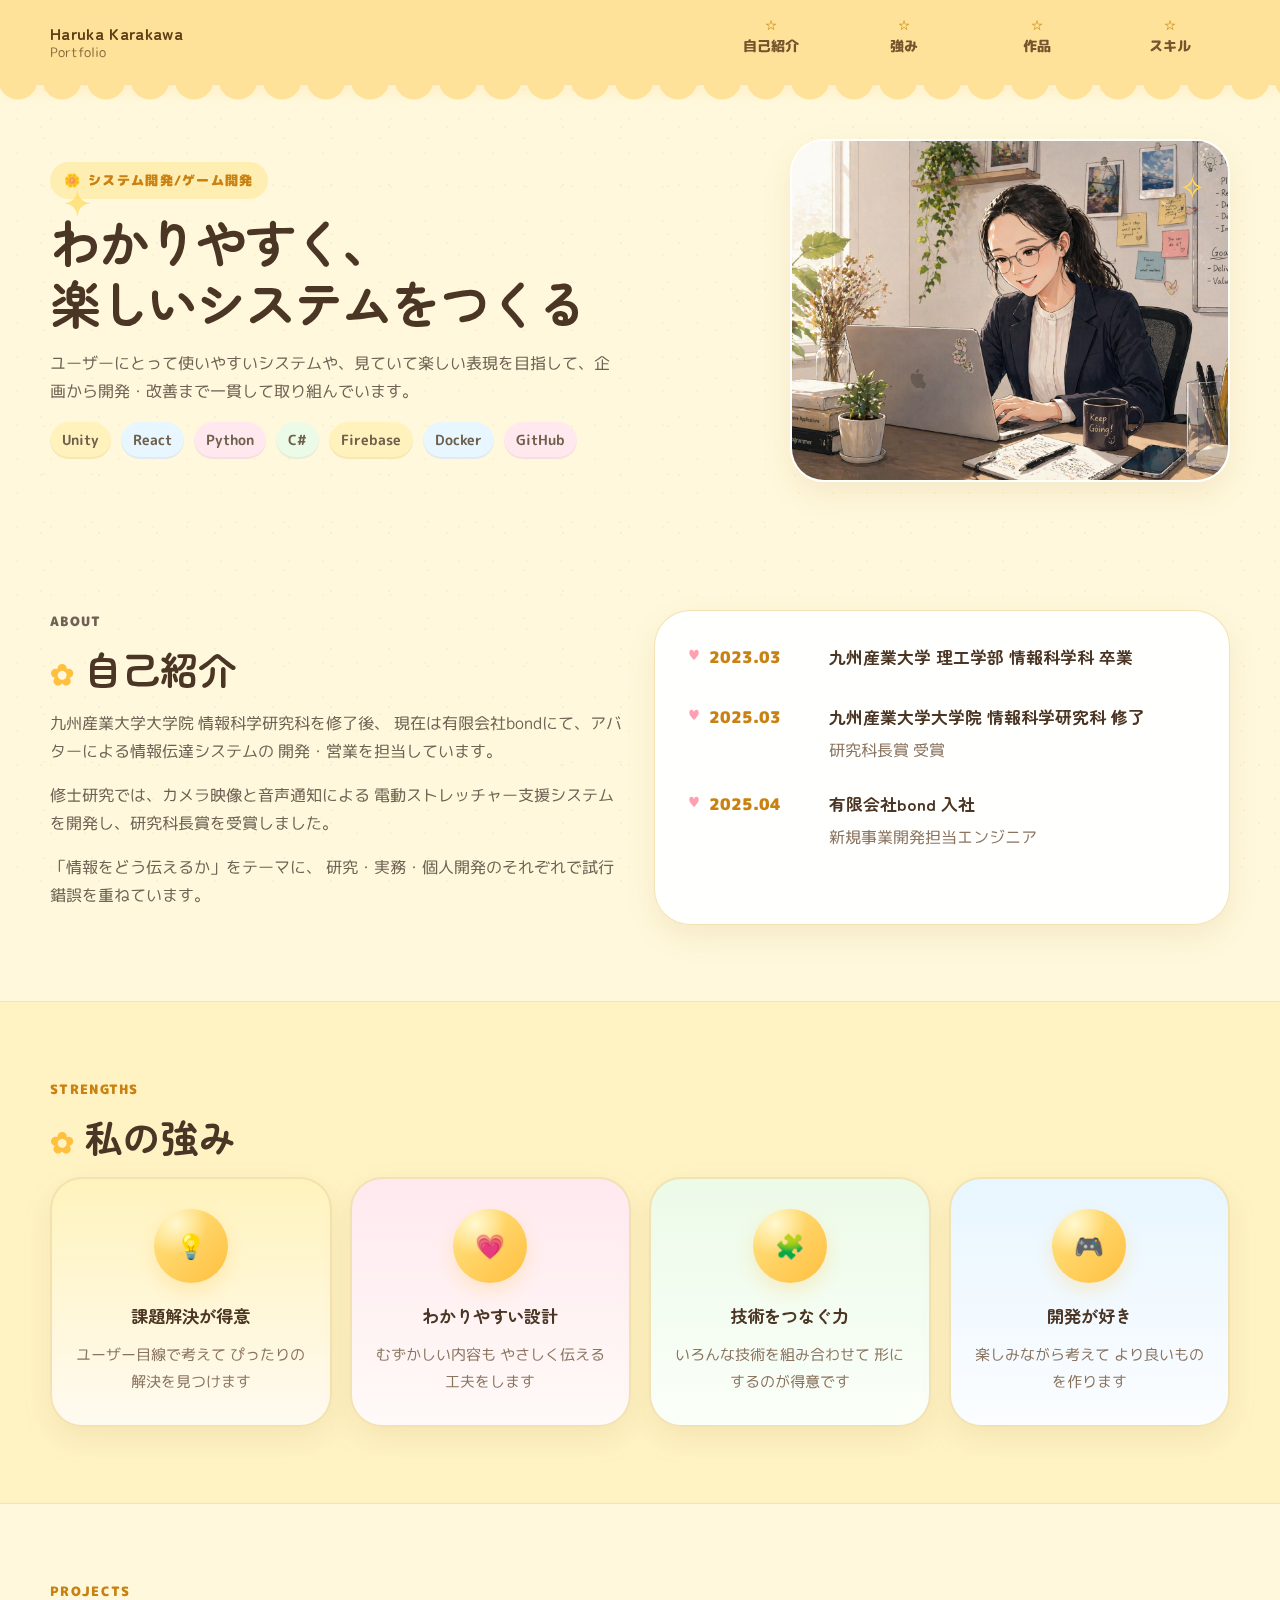
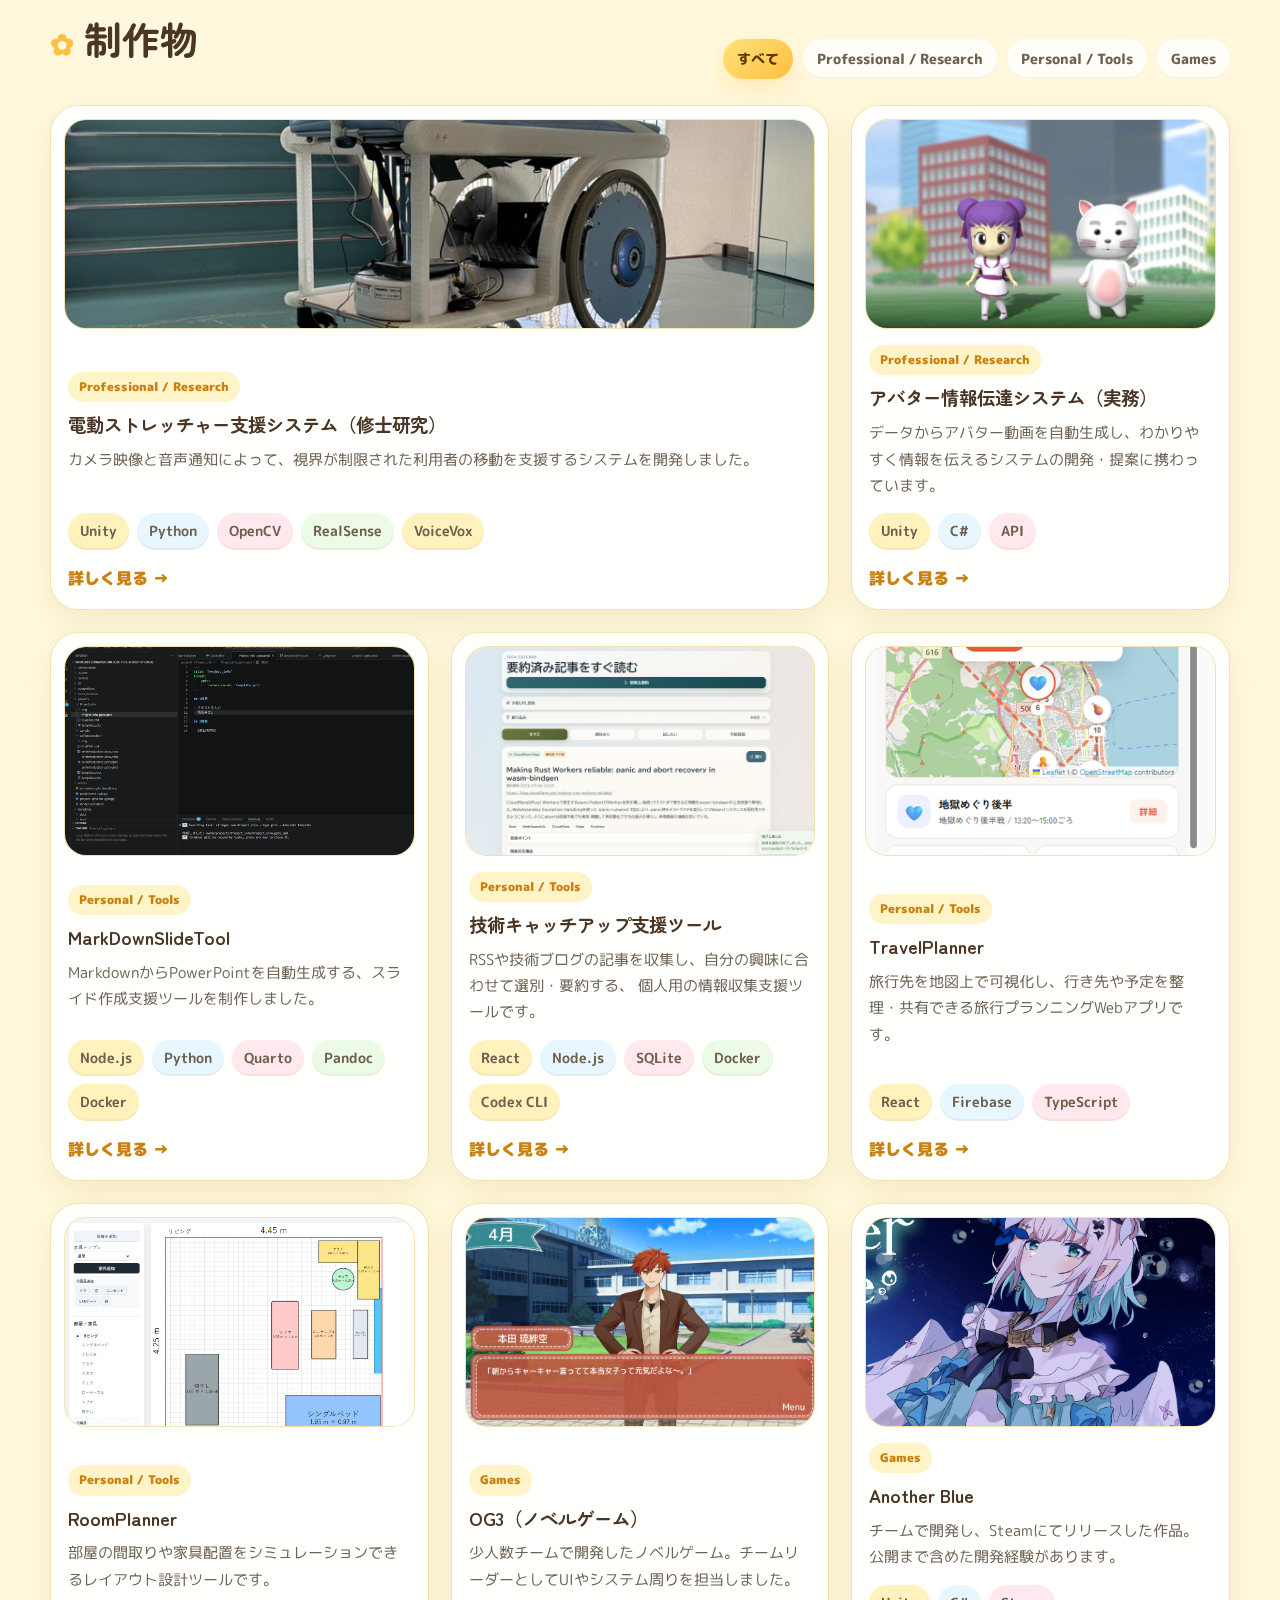
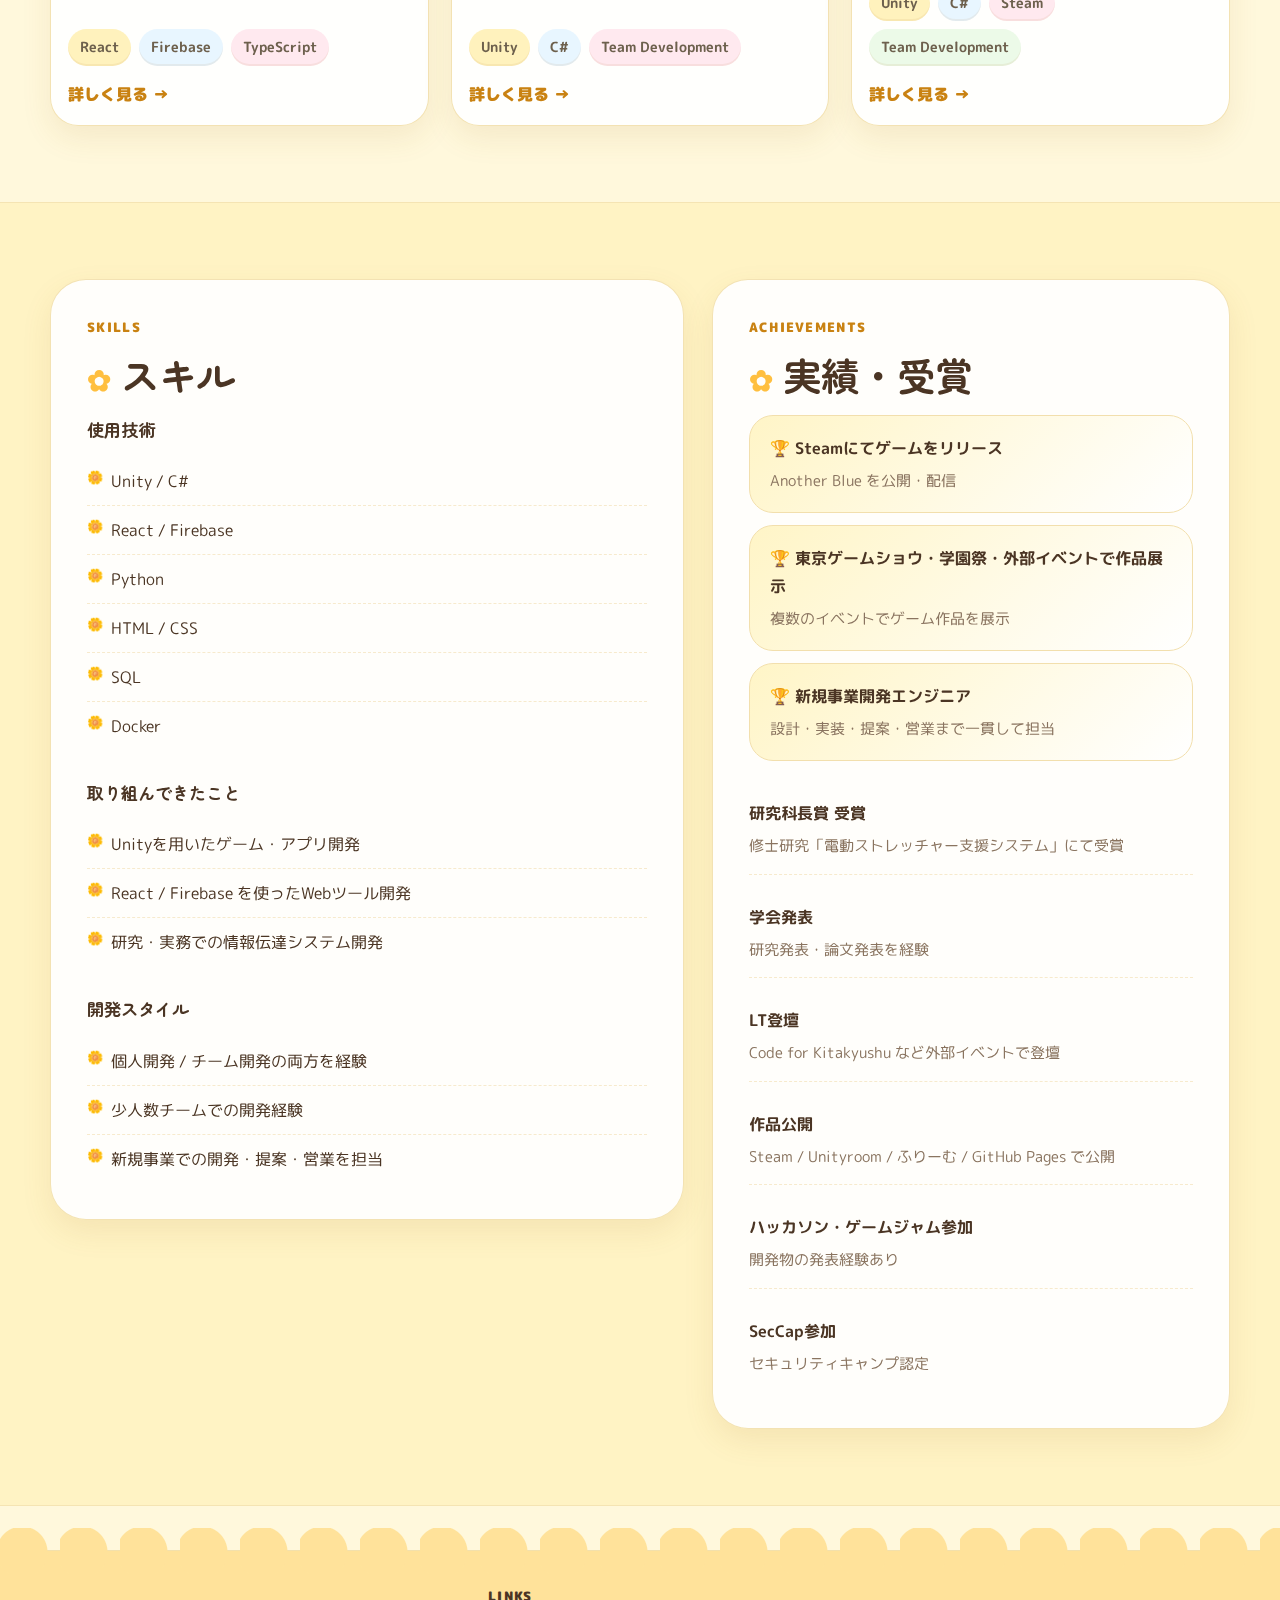
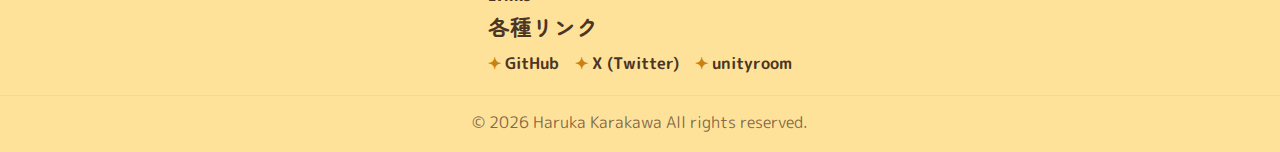
<file: index.html>
<!DOCTYPE html>
<html lang="ja">
<head>
  <meta charset="UTF-8" />
  <meta name="viewport" content="width=device-width, initial-scale=1.0" />
  <title>Haruka Karakawa Portfolio</title>
  <meta name="description" content="唐川遥のポートフォリオサイト" />
  <link rel="preconnect" href="https://fonts.googleapis.com">
  <link rel="preconnect" href="https://fonts.gstatic.com" crossorigin>
  <link href="https://fonts.googleapis.com/css2?family=M+PLUS+Rounded+1c:wght@400;500;700;800&family=Zen+Maru+Gothic:wght@500;700;900&display=swap" rel="stylesheet">
  <link rel="stylesheet" href="./css/style.css" />
</head>
<body data-page="home">
  <div id="header-placeholder"></div>
  <main>
    <section class="hero">
      <div class="container hero-grid">
        <div class="hero-copy">
          <p class="eyebrow">システム開発/ゲーム開発</p>
          <h1>わかりやすく、<br>楽しいシステムをつくる</h1>
          <p class="hero-description">
            ユーザーにとって使いやすいシステムや、見ていて楽しい表現を目指して、企画から開発・改善まで一貫して取り組んでいます。<br>
          </p>

          <ul class="tech-tags">
            <li>Unity</li>
            <li>React</li>
            <li>Python</li>
            <li>C#</li>
            <li>Firebase</li>
            <li>Docker</li>
            <li>GitHub</li>
          </ul>
        </div>

        <div class="hero-visual">
          <div class="hero-image-card">
            <img src="./images/hero-main.png" alt="メインビジュアル" />
          </div>
        </div>
      </div>
    </section>

    <section id="about" class="section">
      <div class="container two-column">
        <div class="section-heading-block">
          <p class="section-label">ABOUT</p>
          <h2>自己紹介</h2>
          <p>
            九州産業大学大学院 情報科学研究科を修了後、
            現在は有限会社bondにて、アバターによる情報伝達システムの
            開発・営業を担当しています。
          </p>
          <p>
            修士研究では、カメラ映像と音声通知による
            電動ストレッチャー支援システムを開発し、研究科長賞を受賞しました。
          </p>
          <p>
            「情報をどう伝えるか」をテーマに、
            研究・実務・個人開発のそれぞれで試行錯誤を重ねています。
          </p>
        </div>

        <div class="timeline-card">
          <div class="timeline-item">
            <span class="timeline-date">2023.03</span>
            <div>
              <h3>九州産業大学 理工学部 情報科学科 卒業</h3>
            </div>
          </div>

          <div class="timeline-item">
            <span class="timeline-date">2025.03</span>
            <div>
              <h3>九州産業大学大学院 情報科学研究科 修了</h3>
              <p>研究科長賞 受賞</p>
            </div>
          </div>

          <div class="timeline-item">
            <span class="timeline-date">2025.04</span>
            <div>
              <h3>有限会社bond 入社</h3>
              <p>新規事業開発担当エンジニア</p>
            </div>
          </div>
        </div>
      </div>
    </section>

    <section id="strengths" class="section section-soft">
      <div class="container">
        <div class="section-heading">
          <p class="section-label">Strengths</p>
          <h2>私の強み</h2>
        </div>

        <div class="strength-grid">
          <article class="strength-card">
            <div class="strength-icon">💡</div>
            <h3>課題解決が得意</h3>
            <p>ユーザー目線で考えて
            ぴったりの解決を見つけます</p>
          </article>

          <article class="strength-card">
            <div class="strength-icon">💗</div>
            <h3>わかりやすい設計</h3>
            <p>むずかしい内容も
            やさしく伝える工夫をします</p>
          </article>

          <article class="strength-card">
            <div class="strength-icon">🧩</div>
            <h3>技術をつなぐ力</h3>
            <p>いろんな技術を組み合わせて
            形にするのが得意です</p>
          </article>

          <article class="strength-card">
            <div class="strength-icon">🎮</div>
            <h3>開発が好き</h3>
            <p>楽しみながら考えて
            より良いものを作ります</p>
          </article>
        </div>
      </div>
    </section>

    <section id="projects" class="section">
      <div class="container">
        <div class="section-heading section-heading-row">
          <div>
            <p class="section-label">PROJECTS</p>
            <h2>制作物</h2>
          </div>
          <div class="project-filters">
            <button type="button" class="filter-chip active" data-filter="all" aria-pressed="true">すべて</button>
            <button type="button" class="filter-chip" data-filter="professional-research" aria-pressed="false">Professional / Research</button>
            <button type="button" class="filter-chip" data-filter="personal-tools" aria-pressed="false">Personal / Tools</button>
            <button type="button" class="filter-chip" data-filter="games" aria-pressed="false">Games</button>
          </div>
        </div>

        <div class="project-grid">
          <article class="project-card featured" data-category="professional-research">
            <div class="project-text">
              <span class="project-type">Professional / Research</span>
              <h3>電動ストレッチャー支援システム（修士研究）</h3>
              <p>カメラ映像と音声通知によって、視界が制限された利用者の移動を支援するシステムを開発しました。</p>
              <ul class="card-tags">
                <li>Unity</li>
                <li>Python</li>
                <li>OpenCV</li>
                <li>RealSense</li>
                <li>VoiceVox</li>
              </ul>
              <a href="stretcher-support.html" class="card-link">詳しく見る →</a>
            </div>
            <img src="./images/project-stretcher.png" alt="電動ストレッチャー支援システム" />
          </article>

          <article class="project-card" data-category="professional-research">
            <div class="project-text">
              <span class="project-type">Professional / Research</span>
              <h3>アバター情報伝達システム（実務）</h3>
              <p>データからアバター動画を自動生成し、わかりやすく情報を伝えるシステムの開発・提案に携わっています。</p>
              <ul class="card-tags">
                <li>Unity</li>
                <li>C#</li>
                <li>API</li>
              </ul>
              <a href="smart-avatar-system.html" class="card-link">詳しく見る →</a>
            </div>
            <img src="./images/project-avatar.png" alt="アバター情報伝達システム" />
          </article>

          <article class="project-card" data-category="personal-tools">
            <div class="project-text">
              <span class="project-type">Personal / Tools</span>
              <h3>MarkDownSlideTool</h3>
              <p>MarkdownからPowerPointを自動生成する、スライド作成支援ツールを制作しました。</p>
              <ul class="card-tags">
                <li>Node.js</li>
                <li>Python</li>
                <li>Quarto</li>
                <li>Pandoc</li>
                <li>Docker</li>
              </ul>
              <a href="markdown-slide-tool.html" class="card-link">詳しく見る →</a>
            </div>
            <img src="./images/project-slide-detail-main.png" alt="MarkDownSlideTool" />
          </article>

          <article class="project-card" data-category="personal-tools">
            <div class="project-text">
              <span class="project-type">Personal / Tools</span>
              <h3>技術キャッチアップ支援ツール</h3>
              <p>
                RSSや技術ブログの記事を収集し、自分の興味に合わせて選別・要約する、
                個人用の情報収集支援ツールです。
              </p>
              <ul class="card-tags">
                <li>React</li>
                <li>Node.js</li>
                <li>SQLite</li>
                <li>Docker</li>
                <li>Codex CLI</li>
              </ul>
              <a href="tech-catchup.html" class="card-link">詳しく見る →</a>
            </div>
            <img src="./images/project-tech-catchup.png" alt="技術キャッチアップ支援ツール" />
          </article>

          <article class="project-card" data-category="personal-tools">
            <div class="project-text">
              <span class="project-type">Personal / Tools</span>
              <h3>TravelPlanner</h3>
              <p>旅行先を地図上で可視化し、行き先や予定を整理・共有できる旅行プランニングWebアプリです。</p>
              <ul class="card-tags">
                <li>React</li>
                <li>Firebase</li>
                <li>TypeScript</li>
              </ul>
              <a href="travelplanner.html" class="card-link">詳しく見る →</a>
            </div>
            <img src="./images/project-travel.png" alt="TravelPlanner" />
          </article>

          <article class="project-card" data-category="personal-tools">
            <div class="project-text">
              <span class="project-type">Personal / Tools</span>
              <h3>RoomPlanner</h3>
              <p>部屋の間取りや家具配置をシミュレーションできるレイアウト設計ツールです。</p>
              <ul class="card-tags">
                <li>React</li>
                <li>Firebase</li>
                <li>TypeScript</li>
              </ul>
              <a href="roomplanner.html" class="card-link">詳しく見る →</a>
            </div>
            <img src="./images/project-room.png" alt="RoomPlanner" />
          </article>

          <article class="project-card" data-category="games">
            <div class="project-text">
              <span class="project-type">Games</span>
              <h3>OG3（ノベルゲーム）</h3>
              <p>少人数チームで開発したノベルゲーム。チームリーダーとしてUIやシステム周りを担当しました。</p>
              <ul class="card-tags">
                <li>Unity</li>
                <li>C#</li>
                <li>Team Development</li>
              </ul>
              <a href="og3.html" class="card-link">詳しく見る →</a>
            </div>
            <img src="./images/project-og3.png" alt="OG3" />
          </article>

          <article class="project-card" data-category="games">
            <div class="project-text">
              <span class="project-type">Games</span>
              <h3>Another Blue</h3>
              <p>チームで開発し、Steamにてリリースした作品。公開まで含めた開発経験があります。</p>
              <ul class="card-tags">
                <li>Unity</li>
                <li>C#</li>
                <li>Steam</li>
                <li>Team Development</li>
              </ul>
              <a href="anotherblue.html" class="card-link">詳しく見る →</a>
            </div>
            <img src="./images/project-anotherblue.png" alt="Another Blue" />
          </article>
        </div>

        <!--<div class="project-more">
          <a href="#" class="button button-primary button-wide">すべてのプロジェクトを見る</a>
        </div>-->
      </div>
    </section>

    <section id="skills" class="section section-soft">
      <div class="container skill-layout">
        <div class="skills-panel">
          <div class="section-heading">
            <p class="section-label">SKILLS</p>
            <h2>スキル</h2>
          </div>

          <div class="skill-block">
            <h3>使用技術</h3>
            <ul>
              <li>Unity / C#</li>
              <li>React / Firebase</li>
              <li>Python</li>
              <li>HTML / CSS</li>
              <li>SQL</li>
              <li>Docker</li>
            </ul>
          </div>

          <div class="skill-block">
            <h3>取り組んできたこと</h3>
            <ul>
              <li>Unityを用いたゲーム・アプリ開発</li>
              <li>React / Firebase を使ったWebツール開発</li>
              <li>研究・実務での情報伝達システム開発</li>
            </ul>
          </div>

          <div class="skill-block">
            <h3>開発スタイル</h3>
            <ul>
              <li>個人開発 / チーム開発の両方を経験</li>
              <li>少人数チームでの開発経験</li>
              <li>新規事業での開発・提案・営業を担当</li>
            </ul>
          </div>
        </div>

        <aside id="achievements" class="achievement-panel">
          <div class="section-heading">
            <p class="section-label">ACHIEVEMENTS</p>
            <h2>実績・受賞</h2>
          </div>

          <div class="achievement-main">
            <div class="achievement-item highlight">
              <strong>Steamにてゲームをリリース</strong>
              <span>Another Blue を公開・配信</span>
            </div>

            <div class="achievement-item highlight">
              <strong>東京ゲームショウ・学園祭・外部イベントで作品展示</strong>
              <span>複数のイベントでゲーム作品を展示</span>
            </div>

            <div class="achievement-item highlight">
              <strong>新規事業開発エンジニア</strong>
              <span>設計・実装・提案・営業まで一貫して担当</span>
            </div>
          </div>

          <ul class="achievement-list">
            <li>
              <strong>研究科長賞 受賞</strong>
              <span>修士研究「電動ストレッチャー支援システム」にて受賞</span>
            </li>
            <li>
              <strong>学会発表</strong>
              <span>研究発表・論文発表を経験</span>
            </li>
            <li>
              <strong>LT登壇</strong>
              <span>Code for Kitakyushu など外部イベントで登壇</span>
            </li>
            <li>
              <strong>作品公開</strong>
              <span>Steam / Unityroom / ふりーむ / GitHub Pages で公開</span>
            </li>
            <li>
              <strong>ハッカソン・ゲームジャム参加</strong>
              <span>開発物の発表経験あり</span>
            </li>
            <li>
              <strong>SecCap参加</strong>
              <span>セキュリティキャンプ認定</span>
            </li>
          </ul>
        </aside>
      </div>
    </section>
  </main>

  <div id="footer-placeholder"></div>
<script src="./js/include.js"></script>
<script src="./js/projects-filter.js"></script>
</body>
</html>
</file>
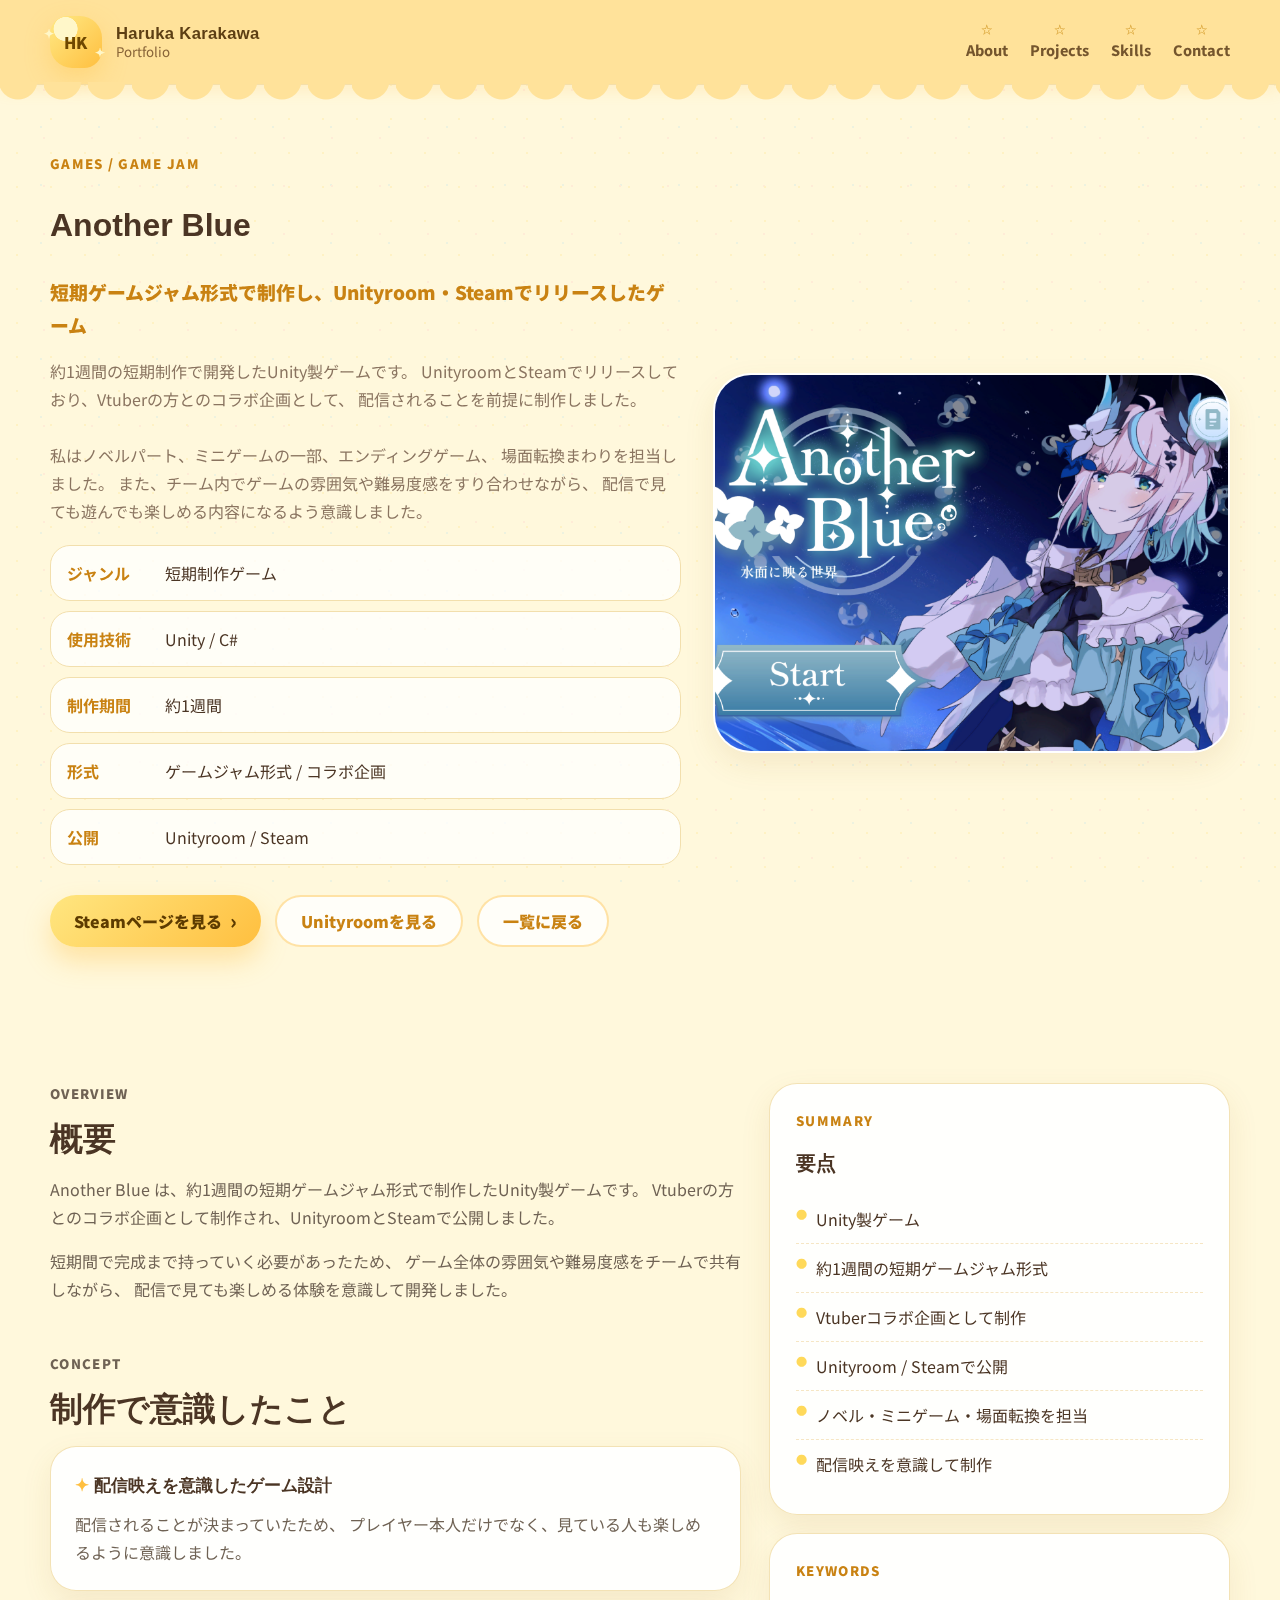
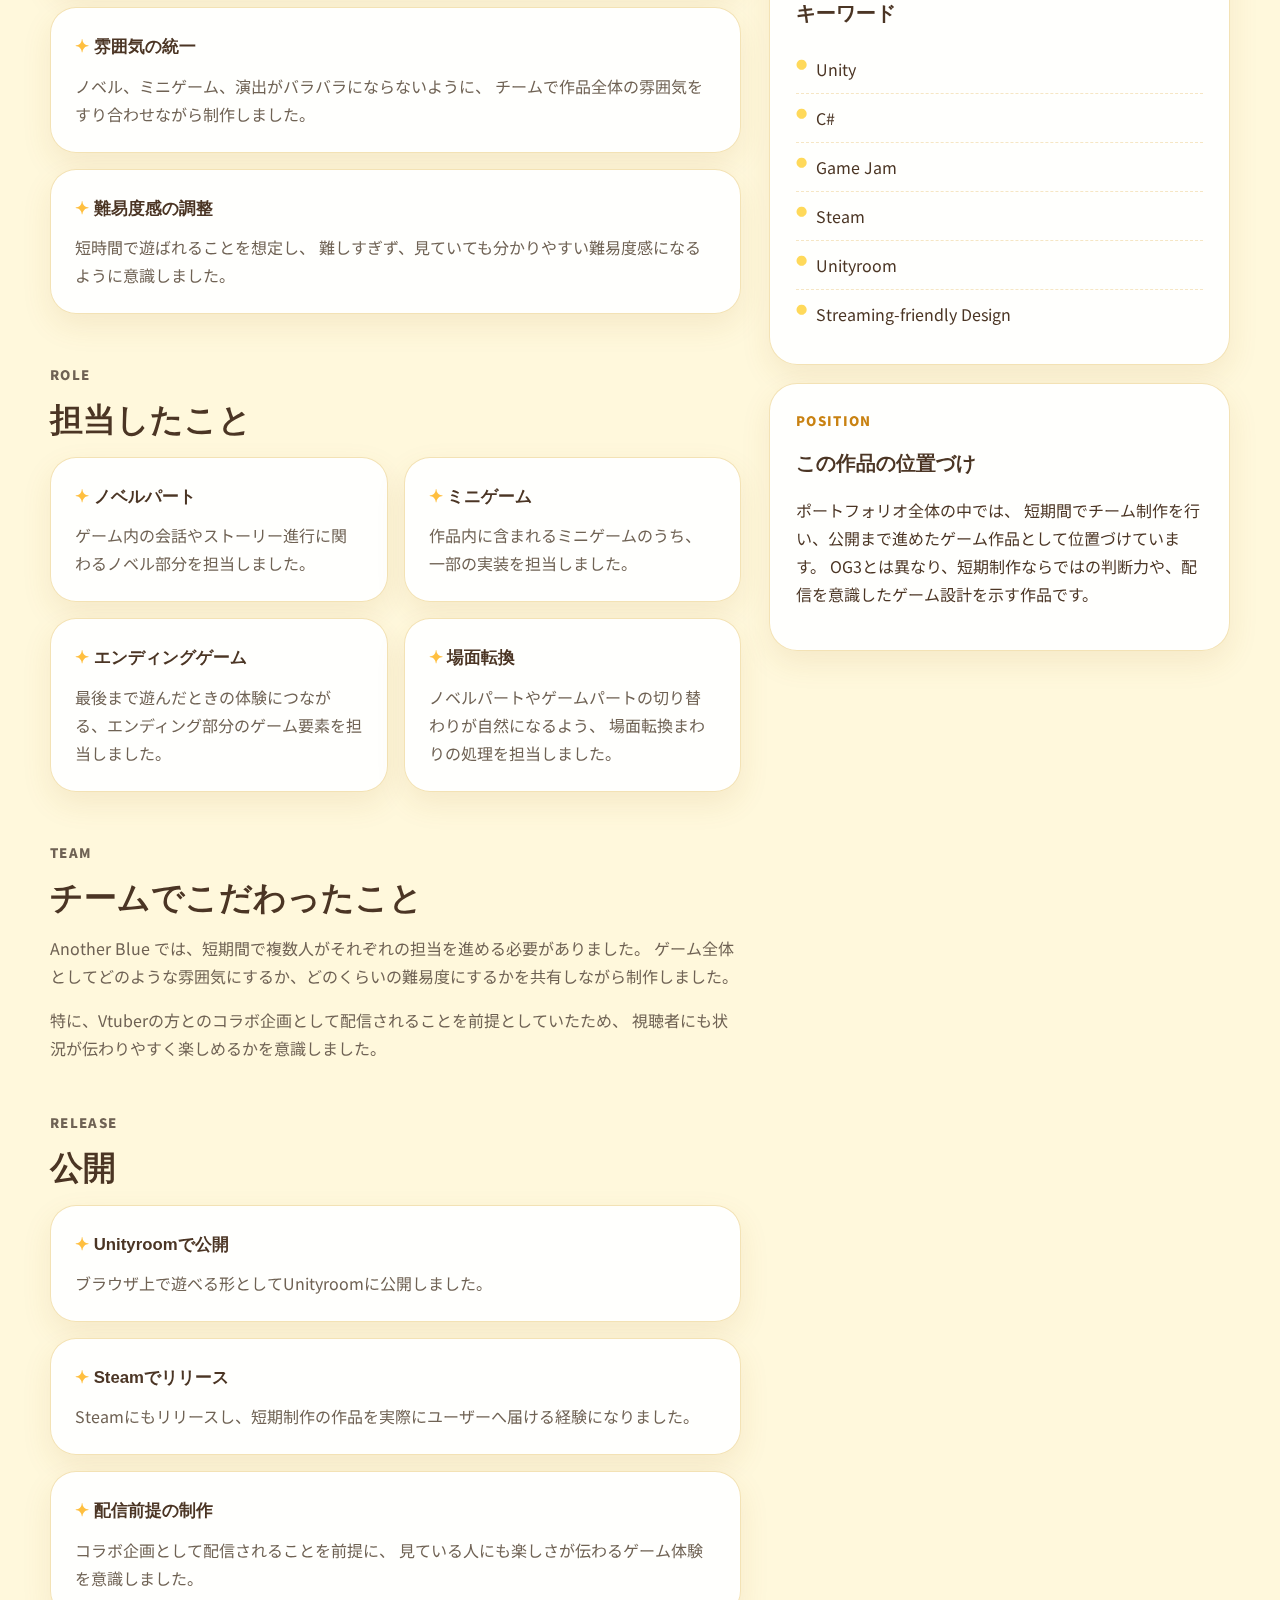
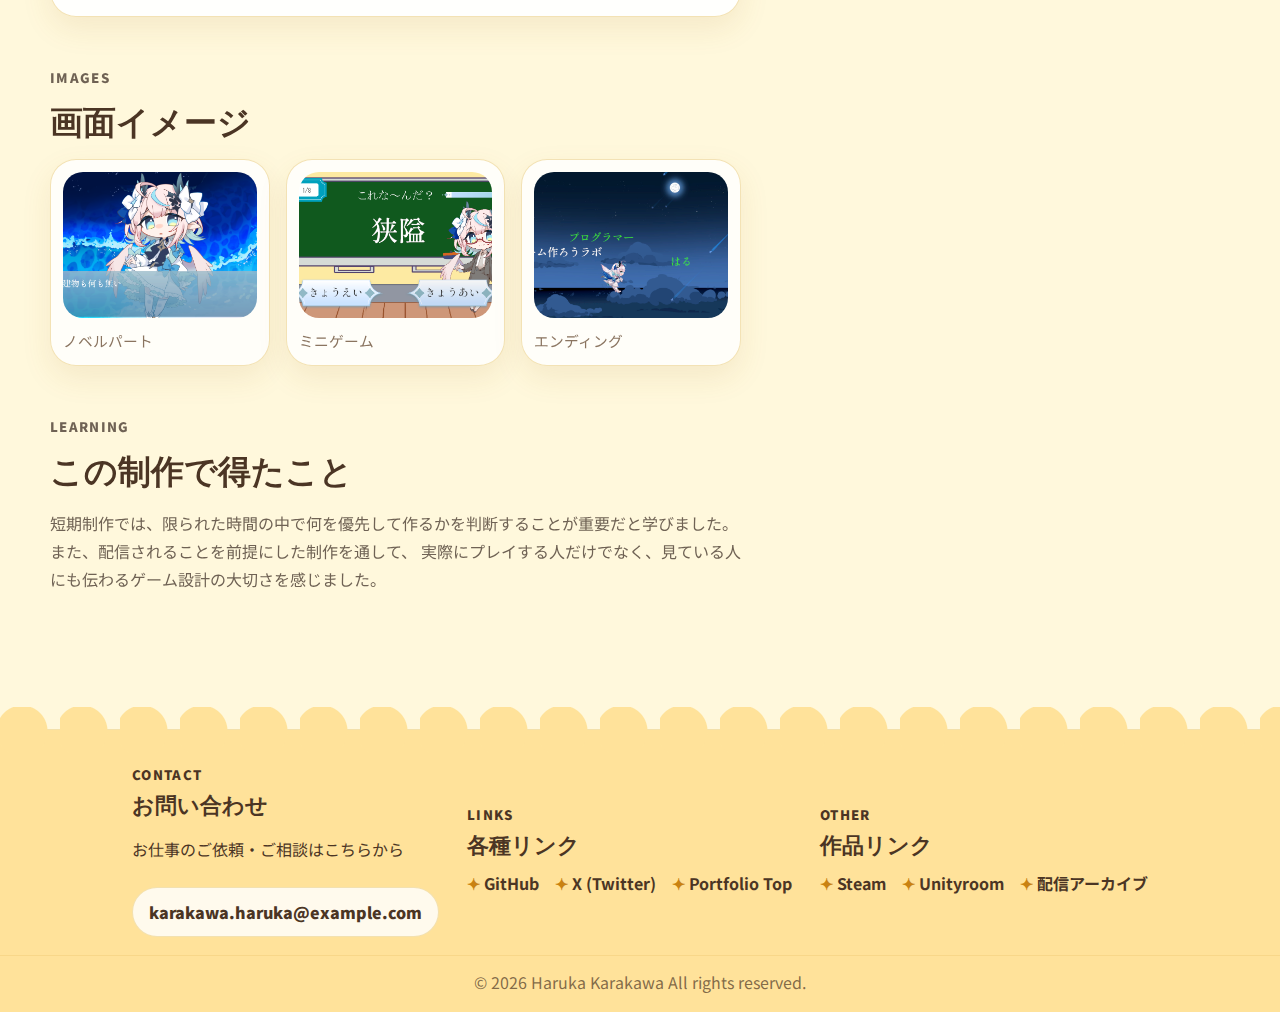
<file: anotherblue.html>
<!DOCTYPE html>
<html lang="ja">
<head>
  <meta charset="UTF-8" />
  <meta name="viewport" content="width=device-width, initial-scale=1.0" />
  <title>Another Blue | Haruka Karakawa Portfolio</title>
  <meta name="description" content="短期ゲームジャム形式で制作し、UnityroomとSteamでリリースしたゲーム Another Blue の紹介ページ" />
  <link rel="preconnect" href="https://fonts.googleapis.com">
  <link rel="preconnect" href="https://fonts.gstatic.com" crossorigin>
  <link href="https://fonts.googleapis.com/css2?family=Inter:wght@400;500;600;700;800&family=Noto+Sans+JP:wght@400;500;700;800&display=swap" rel="stylesheet">
  <link rel="stylesheet" href="./css/style.css" />
</head>

<body>
<header class="site-header">
  <div class="container header-inner">
    <a href="./index.html" class="logo">
      <span class="logo-mark">HK</span>
      <span class="logo-text">
        <strong>Haruka Karakawa</strong>
        <small>Portfolio</small>
      </span>
    </a>

    <nav class="global-nav">
      <a href="./index.html#about">About</a>
      <a href="./index.html#projects">Projects</a>
      <a href="./index.html#skills">Skills</a>
      <a href="./index.html#contact">Contact</a>
    </nav>
  </div>
</header>

<main class="project-detail-page">

  <section class="project-hero">
    <div class="container project-hero-grid">

      <div class="project-hero-copy">
        <p class="section-label">GAMES / GAME JAM</p>
        <h1>Another Blue</h1>

        <p class="project-hero-lead">
          短期ゲームジャム形式で制作し、Unityroom・Steamでリリースしたゲーム
        </p>

        <p class="project-hero-description">
          約1週間の短期制作で開発したUnity製ゲームです。
          UnityroomとSteamでリリースしており、Vtuberの方とのコラボ企画として、
          配信されることを前提に制作しました。<br><br>
          私はノベルパート、ミニゲームの一部、エンディングゲーム、
          場面転換まわりを担当しました。
          また、チーム内でゲームの雰囲気や難易度感をすり合わせながら、
          配信で見ても遊んでも楽しめる内容になるよう意識しました。
        </p>

        <ul class="project-meta-list">
          <li><strong>ジャンル</strong><span>短期制作ゲーム</span></li>
          <li><strong>使用技術</strong><span>Unity / C#</span></li>
          <li><strong>制作期間</strong><span>約1週間</span></li>
          <li><strong>形式</strong><span>ゲームジャム形式 / コラボ企画</span></li>
          <li><strong>公開</strong><span>Unityroom / Steam</span></li>
        </ul>

        <div class="hero-actions">
          <a href="https://store.steampowered.com/app/3761510/Another_Blue/?l=japanese" class="button button-primary">Steamページを見る</a>
          <a href="https://unityroom.com/games/anotherblue" class="button button-secondary">Unityroomを見る</a>
          <a href="./index.html#projects" class="button button-secondary">一覧に戻る</a>
        </div>
      </div>

      <div class="project-hero-visual">
        <div class="project-hero-image">
          <img src="./images/project-anotherblue-detail-main.png" alt="Another Blue メイン画像" />
        </div>
      </div>

    </div>
  </section>

  <section class="section">
    <div class="container detail-grid">

      <article class="detail-main">

        <div class="detail-section">
          <p class="section-label">OVERVIEW</p>
          <h2>概要</h2>
          <p>
            Another Blue は、約1週間の短期ゲームジャム形式で制作したUnity製ゲームです。
            Vtuberの方とのコラボ企画として制作され、UnityroomとSteamで公開しました。
          </p>
          <p>
            短期間で完成まで持っていく必要があったため、
            ゲーム全体の雰囲気や難易度感をチームで共有しながら、
            配信で見ても楽しめる体験を意識して開発しました。
          </p>
        </div>

        <div class="detail-section">
          <p class="section-label">CONCEPT</p>
          <h2>制作で意識したこと</h2>

          <div class="detail-card-list">
            <div class="detail-card">
              <h3>配信映えを意識したゲーム設計</h3>
              <p>
                配信されることが決まっていたため、
                プレイヤー本人だけでなく、見ている人も楽しめるように意識しました。
              </p>
            </div>

            <div class="detail-card">
              <h3>雰囲気の統一</h3>
              <p>
                ノベル、ミニゲーム、演出がバラバラにならないように、
                チームで作品全体の雰囲気をすり合わせながら制作しました。
              </p>
            </div>

            <div class="detail-card">
              <h3>難易度感の調整</h3>
              <p>
                短時間で遊ばれることを想定し、
                難しすぎず、見ていても分かりやすい難易度感になるように意識しました。
              </p>
            </div>
          </div>
        </div>

        <div class="detail-section">
          <p class="section-label">ROLE</p>
          <h2>担当したこと</h2>

          <div class="detail-card-list two">
            <div class="detail-card">
              <h3>ノベルパート</h3>
              <p>
                ゲーム内の会話やストーリー進行に関わるノベル部分を担当しました。
              </p>
            </div>

            <div class="detail-card">
              <h3>ミニゲーム</h3>
              <p>
                作品内に含まれるミニゲームのうち、一部の実装を担当しました。
              </p>
            </div>

            <div class="detail-card">
              <h3>エンディングゲーム</h3>
              <p>
                最後まで遊んだときの体験につながる、エンディング部分のゲーム要素を担当しました。
              </p>
            </div>

            <div class="detail-card">
              <h3>場面転換</h3>
              <p>
                ノベルパートやゲームパートの切り替わりが自然になるよう、
                場面転換まわりの処理を担当しました。
              </p>
            </div>
          </div>
        </div>

        <div class="detail-section">
          <p class="section-label">TEAM</p>
          <h2>チームでこだわったこと</h2>
          <p>
            Another Blue では、短期間で複数人がそれぞれの担当を進める必要がありました。
            ゲーム全体としてどのような雰囲気にするか、どのくらいの難易度にするかを共有しながら制作しました。
          </p>
          <p>
            特に、Vtuberの方とのコラボ企画として配信されることを前提としていたため、
            視聴者にも状況が伝わりやすく楽しめるかを意識しました。
          </p>
        </div>

        <div class="detail-section">
          <p class="section-label">RELEASE</p>
          <h2>公開</h2>

          <div class="detail-card-list">
            <div class="detail-card">
              <h3>Unityroomで公開</h3>
              <p>
                ブラウザ上で遊べる形としてUnityroomに公開しました。
              </p>
            </div>

            <div class="detail-card">
              <h3>Steamでリリース</h3>
              <p>
                Steamにもリリースし、短期制作の作品を実際にユーザーへ届ける経験になりました。
              </p>
            </div>

            <div class="detail-card">
              <h3>配信前提の制作</h3>
              <p>
                コラボ企画として配信されることを前提に、
                見ている人にも楽しさが伝わるゲーム体験を意識しました。
              </p>
            </div>
          </div>
        </div>

        <div class="detail-section">
          <p class="section-label">IMAGES</p>
          <h2>画面イメージ</h2>

          <div class="detail-image-grid">
            <figure class="detail-image-card">
              <img src="./images/project-anotherblue-detail-01.png" alt="Another Blue ノベルパート" />
              <figcaption>ノベルパート</figcaption>
            </figure>

            <figure class="detail-image-card">
              <img src="./images/project-anotherblue-detail-02.png" alt="Another Blue ミニゲーム" />
              <figcaption>ミニゲーム</figcaption>
            </figure>

            <figure class="detail-image-card">
              <img src="./images/project-anotherblue-detail-03.png" alt="Another Blue エンディング" />
              <figcaption>エンディング</figcaption>
            </figure>
          </div>
        </div>

        <div class="detail-section">
          <p class="section-label">LEARNING</p>
          <h2>この制作で得たこと</h2>
          <p>
            短期制作では、限られた時間の中で何を優先して作るかを判断することが重要だと学びました。
            また、配信されることを前提にした制作を通して、
            実際にプレイする人だけでなく、見ている人にも伝わるゲーム設計の大切さを感じました。
          </p>
        </div>

      </article>

      <aside class="detail-side">

        <div class="side-card">
          <p class="section-label">SUMMARY</p>
          <h2>要点</h2>
          <ul class="side-list">
            <li>Unity製ゲーム</li>
            <li>約1週間の短期ゲームジャム形式</li>
            <li>Vtuberコラボ企画として制作</li>
            <li>Unityroom / Steamで公開</li>
            <li>ノベル・ミニゲーム・場面転換を担当</li>
            <li>配信映えを意識して制作</li>
          </ul>
        </div>

        <div class="side-card">
          <p class="section-label">KEYWORDS</p>
          <h2>キーワード</h2>
          <ul class="side-link-list">
            <li><span>Unity</span></li>
            <li><span>C#</span></li>
            <li><span>Game Jam</span></li>
            <li><span>Steam</span></li>
            <li><span>Unityroom</span></li>
            <li><span>Streaming-friendly Design</span></li>
          </ul>
        </div>

        <div class="side-card">
          <p class="section-label">POSITION</p>
          <h2>この作品の位置づけ</h2>
          <p>
            ポートフォリオ全体の中では、
            短期間でチーム制作を行い、公開まで進めたゲーム作品として位置づけています。
            OG3とは異なり、短期制作ならではの判断力や、配信を意識したゲーム設計を示す作品です。
          </p>
        </div>

      </aside>

    </div>
  </section>

</main>

<footer id="contact" class="site-footer">
  <div class="container footer-grid">
    <section>
      <p class="footer-label">CONTACT</p>
      <h2>お問い合わせ</h2>
      <p>お仕事のご依頼・ご相談はこちらから</p>
      <a href="mailto:karakawa.haruka@example.com" class="footer-mail">karakawa.haruka@example.com</a>
    </section>

    <section>
      <p class="footer-label">LINKS</p>
      <h2>各種リンク</h2>
      <ul class="footer-links">
        <li><a href="#">GitHub</a></li>
        <li><a href="#">X (Twitter)</a></li>
        <li><a href="./index.html">Portfolio Top</a></li>
      </ul>
    </section>

    <section>
      <p class="footer-label">OTHER</p>
      <h2>作品リンク</h2>
      <ul class="footer-links">
        <li><a href="#">Steam</a></li>
        <li><a href="#">Unityroom</a></li>
        <li><a href="#">配信アーカイブ</a></li>
      </ul>
    </section>
  </div>

  <div class="footer-bottom">
    <p>© 2026 Haruka Karakawa All rights reserved.</p>
  </div>
</footer>

</body>
</html>
</file>
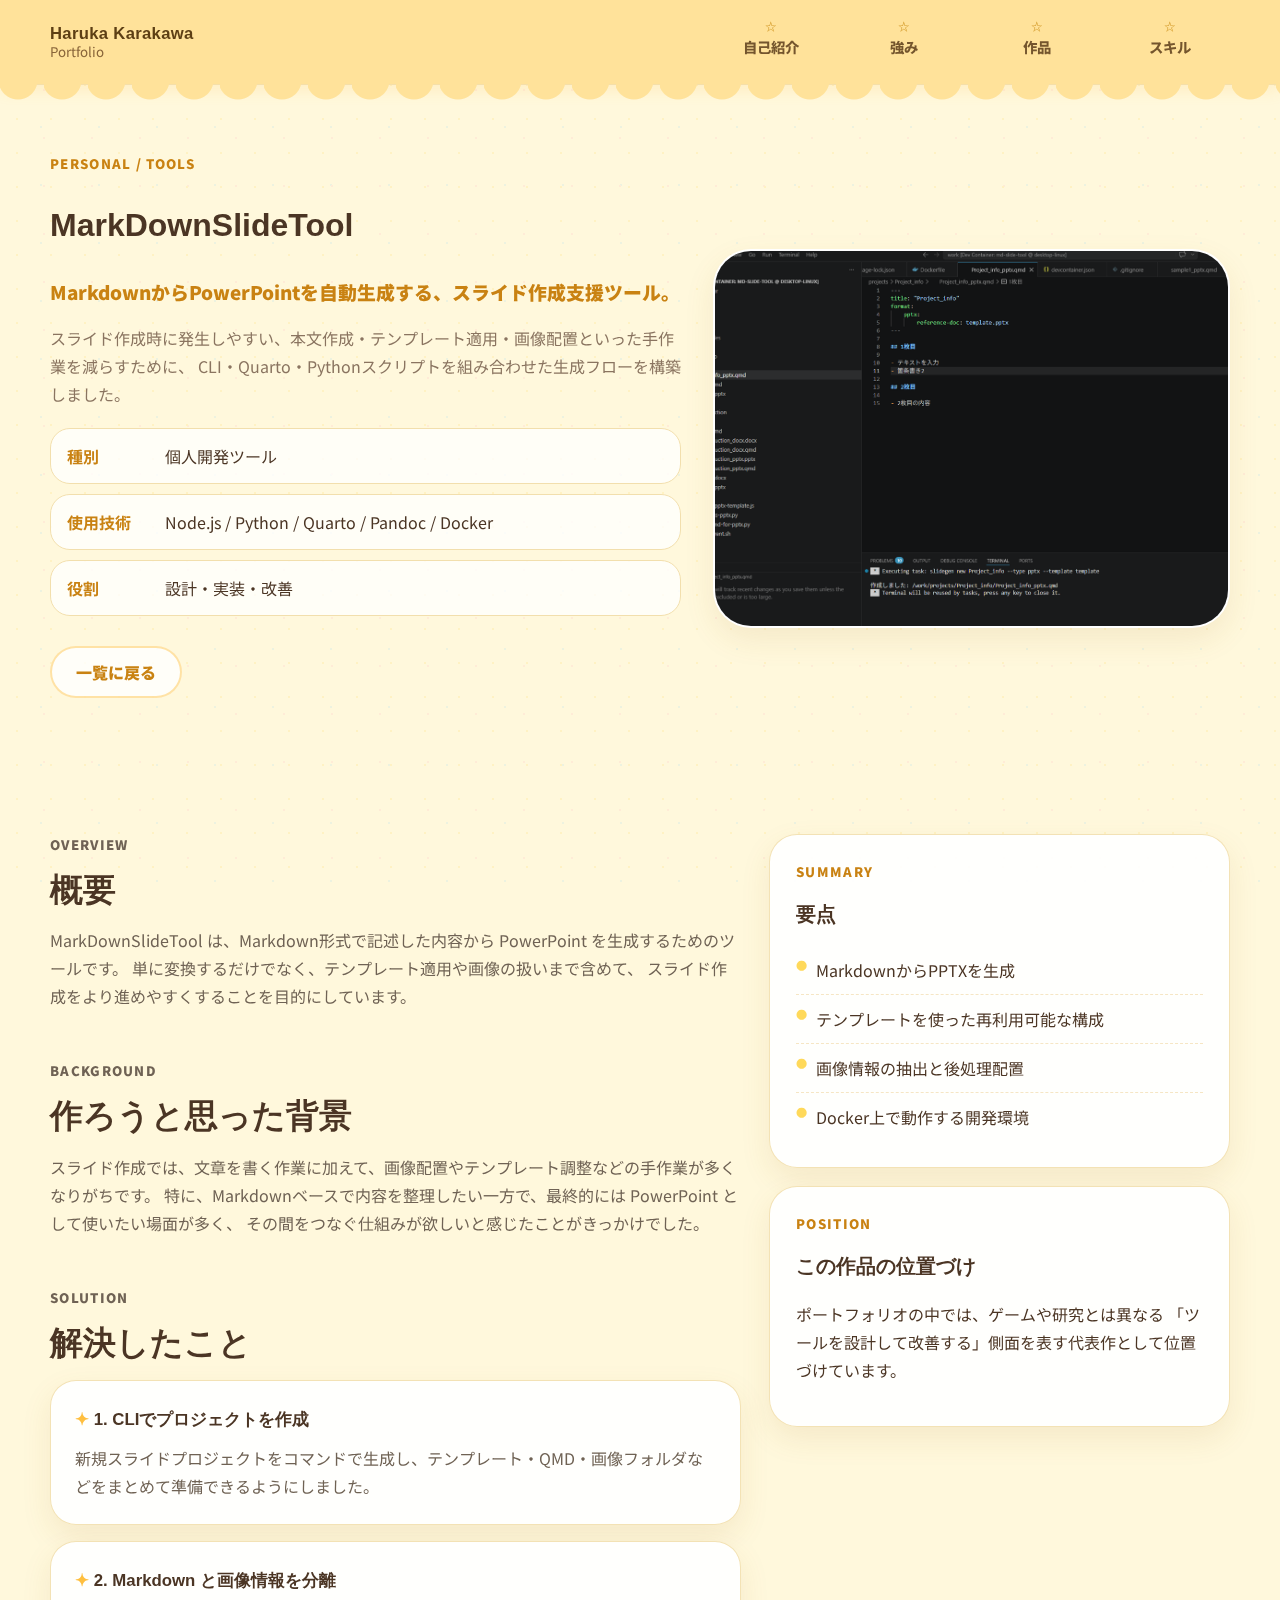
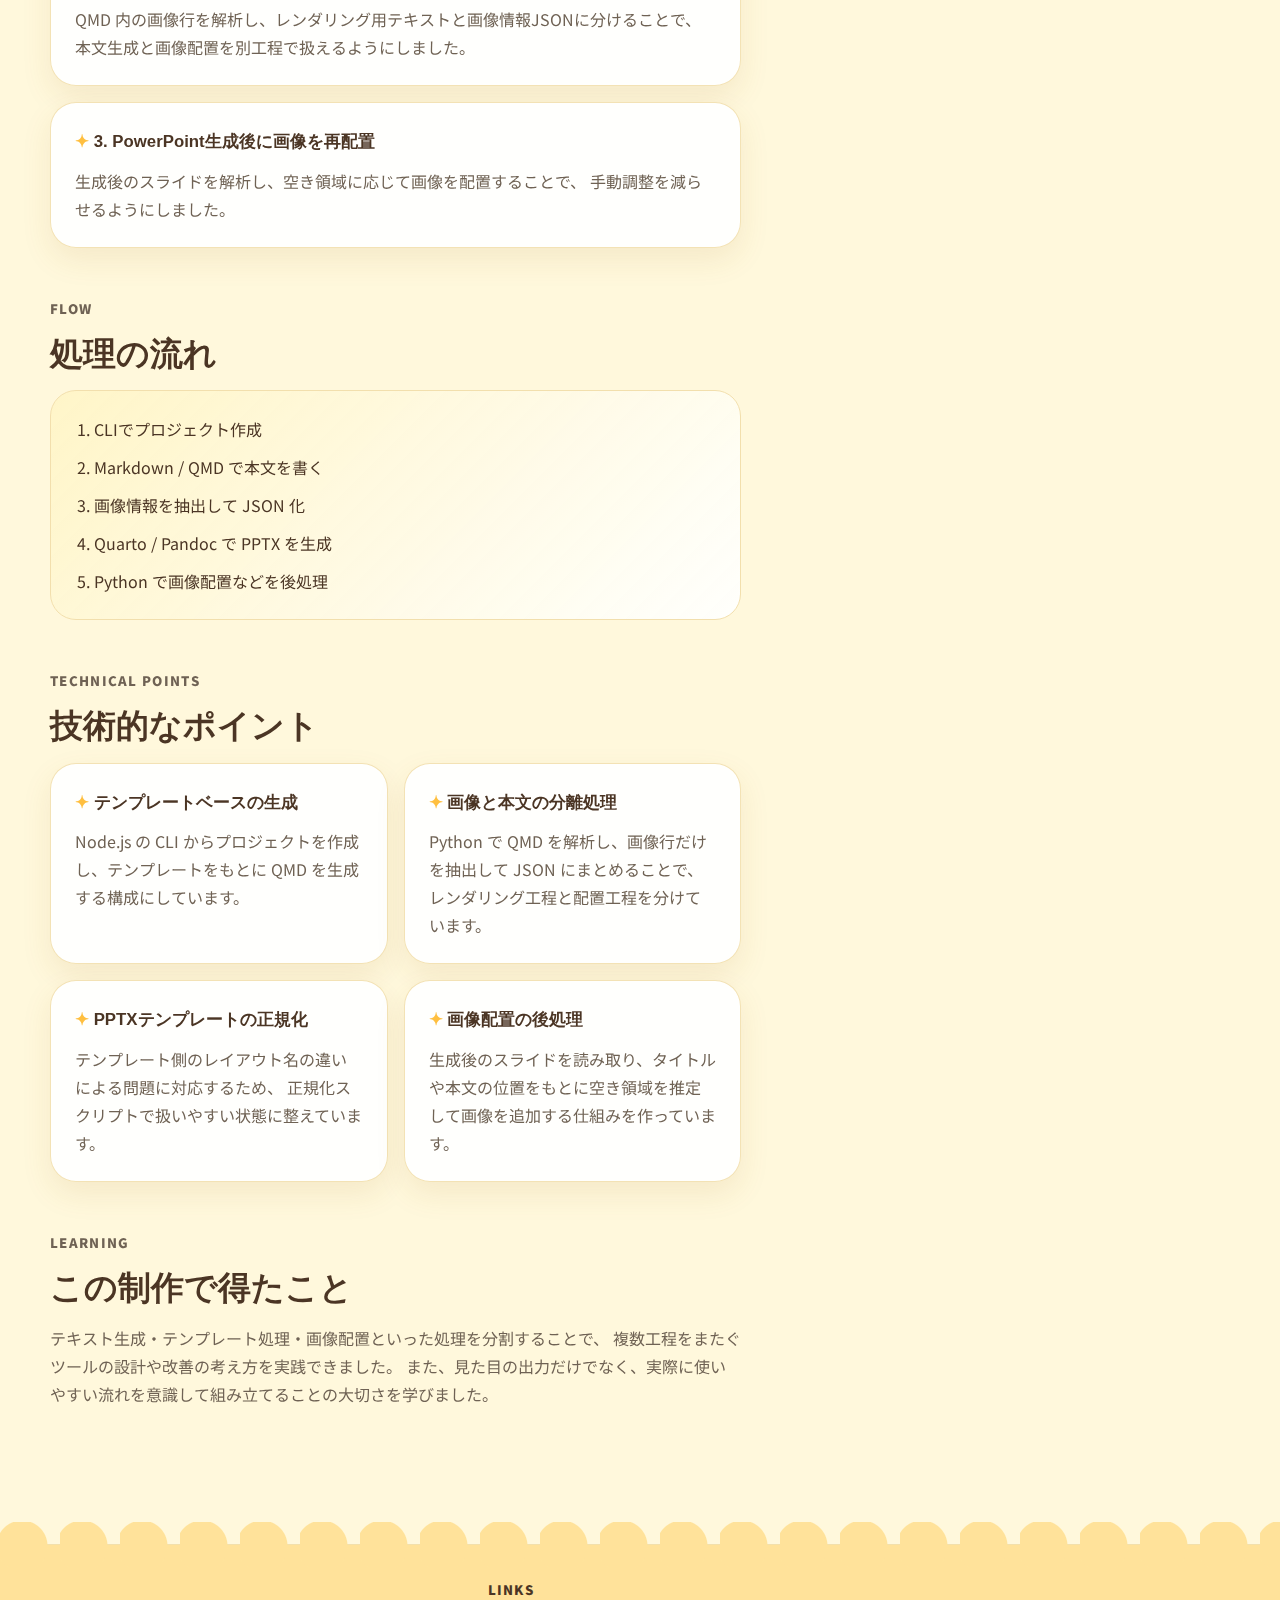
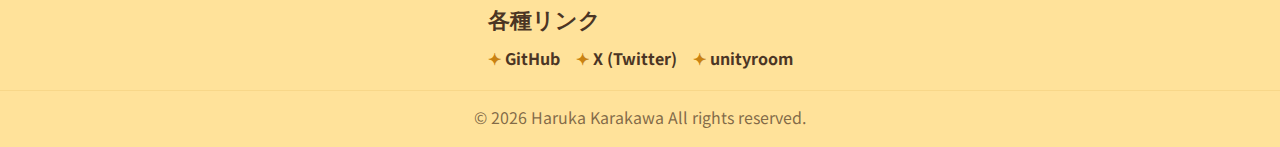
<file: markdown-slide-tool.html>
<!DOCTYPE html>
<html lang="ja">
<head>
  <meta charset="UTF-8" />
  <meta name="viewport" content="width=device-width, initial-scale=1.0" />
  <title>MarkDownSlideTool | Haruka Karakawa Portfolio</title>
  <meta name="description" content="MarkdownからPowerPointを自動生成するスライド作成支援ツール" />
  <link rel="preconnect" href="https://fonts.googleapis.com">
  <link rel="preconnect" href="https://fonts.gstatic.com" crossorigin>
  <link href="https://fonts.googleapis.com/css2?family=Inter:wght@400;500;600;700;800&family=Noto+Sans+JP:wght@400;500;700;800&display=swap" rel="stylesheet">
  <link rel="stylesheet" href="./css/style.css" />
</head>
<body data-page="detail">
  <div id="header-placeholder"></div>

  <main class="project-detail-page">
    <section class="project-hero">
      <div class="container project-hero-grid">
        <div class="project-hero-copy">
          <p class="section-label">PERSONAL / TOOLS</p>
          <h1>MarkDownSlideTool</h1>
          <p class="project-hero-lead">
            MarkdownからPowerPointを自動生成する、スライド作成支援ツール。
          </p>
          <p class="project-hero-description">
            スライド作成時に発生しやすい、本文作成・テンプレート適用・画像配置といった手作業を減らすために、
            CLI・Quarto・Pythonスクリプトを組み合わせた生成フローを構築しました。
          </p>

          <ul class="project-meta-list">
            <li><strong>種別</strong><span>個人開発ツール</span></li>
            <li><strong>使用技術</strong><span>Node.js / Python / Quarto / Pandoc / Docker</span></li>
            <li><strong>役割</strong><span>設計・実装・改善</span></li>
          </ul>

          <div class="hero-actions">
            <a href="./index.html#projects" class="button button-secondary">一覧に戻る</a>
          </div>
        </div>

        <div class="project-hero-visual">
          <div class="project-hero-image">
            <img src="./images/project-slide-detail-main.png" alt="MarkDownSlideTool メイン画像" />
          </div>
        </div>
      </div>
    </section>

    <section class="section">
      <div class="container detail-grid">
        <article class="detail-main">
          <div class="detail-section">
            <p class="section-label">OVERVIEW</p>
            <h2>概要</h2>
            <p>
              MarkDownSlideTool は、Markdown形式で記述した内容から PowerPoint を生成するためのツールです。
              単に変換するだけでなく、テンプレート適用や画像の扱いまで含めて、
              スライド作成をより進めやすくすることを目的にしています。
            </p>
          </div>

          <div class="detail-section">
            <p class="section-label">BACKGROUND</p>
            <h2>作ろうと思った背景</h2>
            <p>
              スライド作成では、文章を書く作業に加えて、画像配置やテンプレート調整などの手作業が多くなりがちです。
              特に、Markdownベースで内容を整理したい一方で、最終的には PowerPoint として使いたい場面が多く、
              その間をつなぐ仕組みが欲しいと感じたことがきっかけでした。
            </p>
          </div>

          <div class="detail-section">
            <p class="section-label">SOLUTION</p>
            <h2>解決したこと</h2>
            <div class="detail-card-list">
              <div class="detail-card">
                <h3>1. CLIでプロジェクトを作成</h3>
                <p>
                  新規スライドプロジェクトをコマンドで生成し、テンプレート・QMD・画像フォルダなどをまとめて準備できるようにしました。
                </p>
              </div>
              <div class="detail-card">
                <h3>2. Markdown と画像情報を分離</h3>
                <p>
                  QMD 内の画像行を解析し、レンダリング用テキストと画像情報JSONに分けることで、
                  本文生成と画像配置を別工程で扱えるようにしました。
                </p>
              </div>
              <div class="detail-card">
                <h3>3. PowerPoint生成後に画像を再配置</h3>
                <p>
                  生成後のスライドを解析し、空き領域に応じて画像を配置することで、
                  手動調整を減らせるようにしました。
                </p>
              </div>
            </div>
          </div>

          <div class="detail-section">
            <p class="section-label">FLOW</p>
            <h2>処理の流れ</h2>
            <div class="flow-box">
              <ol class="flow-list">
                <li>CLIでプロジェクト作成</li>
                <li>Markdown / QMD で本文を書く</li>
                <li>画像情報を抽出して JSON 化</li>
                <li>Quarto / Pandoc で PPTX を生成</li>
                <li>Python で画像配置などを後処理</li>
              </ol>
            </div>
          </div>

          <div class="detail-section">
            <p class="section-label">TECHNICAL POINTS</p>
            <h2>技術的なポイント</h2>
            <div class="detail-card-list two">
              <div class="detail-card">
                <h3>テンプレートベースの生成</h3>
                <p>
                  Node.js の CLI からプロジェクトを作成し、テンプレートをもとに QMD を生成する構成にしています。
                </p>
              </div>
              <div class="detail-card">
                <h3>画像と本文の分離処理</h3>
                <p>
                  Python で QMD を解析し、画像行だけを抽出して JSON にまとめることで、
                  レンダリング工程と配置工程を分けています。
                </p>
              </div>
              <div class="detail-card">
                <h3>PPTXテンプレートの正規化</h3>
                <p>
                  テンプレート側のレイアウト名の違いによる問題に対応するため、
                  正規化スクリプトで扱いやすい状態に整えています。
                </p>
              </div>
              <div class="detail-card">
                <h3>画像配置の後処理</h3>
                <p>
                  生成後のスライドを読み取り、タイトルや本文の位置をもとに空き領域を推定して画像を追加する仕組みを作っています。
                </p>
              </div>
            </div>
          </div>

          <div class="detail-section">
            <p class="section-label">LEARNING</p>
            <h2>この制作で得たこと</h2>
            <p>
              テキスト生成・テンプレート処理・画像配置といった処理を分割することで、
              複数工程をまたぐツールの設計や改善の考え方を実践できました。
              また、見た目の出力だけでなく、実際に使いやすい流れを意識して組み立てることの大切さを学びました。
            </p>
          </div>
        </article>

        <aside class="detail-side">
          <div class="side-card">
            <p class="section-label">SUMMARY</p>
            <h2>要点</h2>
            <ul class="side-list">
              <li>MarkdownからPPTXを生成</li>
              <li>テンプレートを使った再利用可能な構成</li>
              <li>画像情報の抽出と後処理配置</li>
              <li>Docker上で動作する開発環境</li>
            </ul>
          </div>


          <div class="side-card">
            <p class="section-label">POSITION</p>
            <h2>この作品の位置づけ</h2>
            <p>
              ポートフォリオの中では、ゲームや研究とは異なる
              「ツールを設計して改善する」側面を表す代表作として位置づけています。
            </p>
          </div>
        </aside>
      </div>
    </section>
  </main>

  <div id="footer-placeholder"></div>
  <script src="./js/include.js"></script>
</body>
</html>
</file>
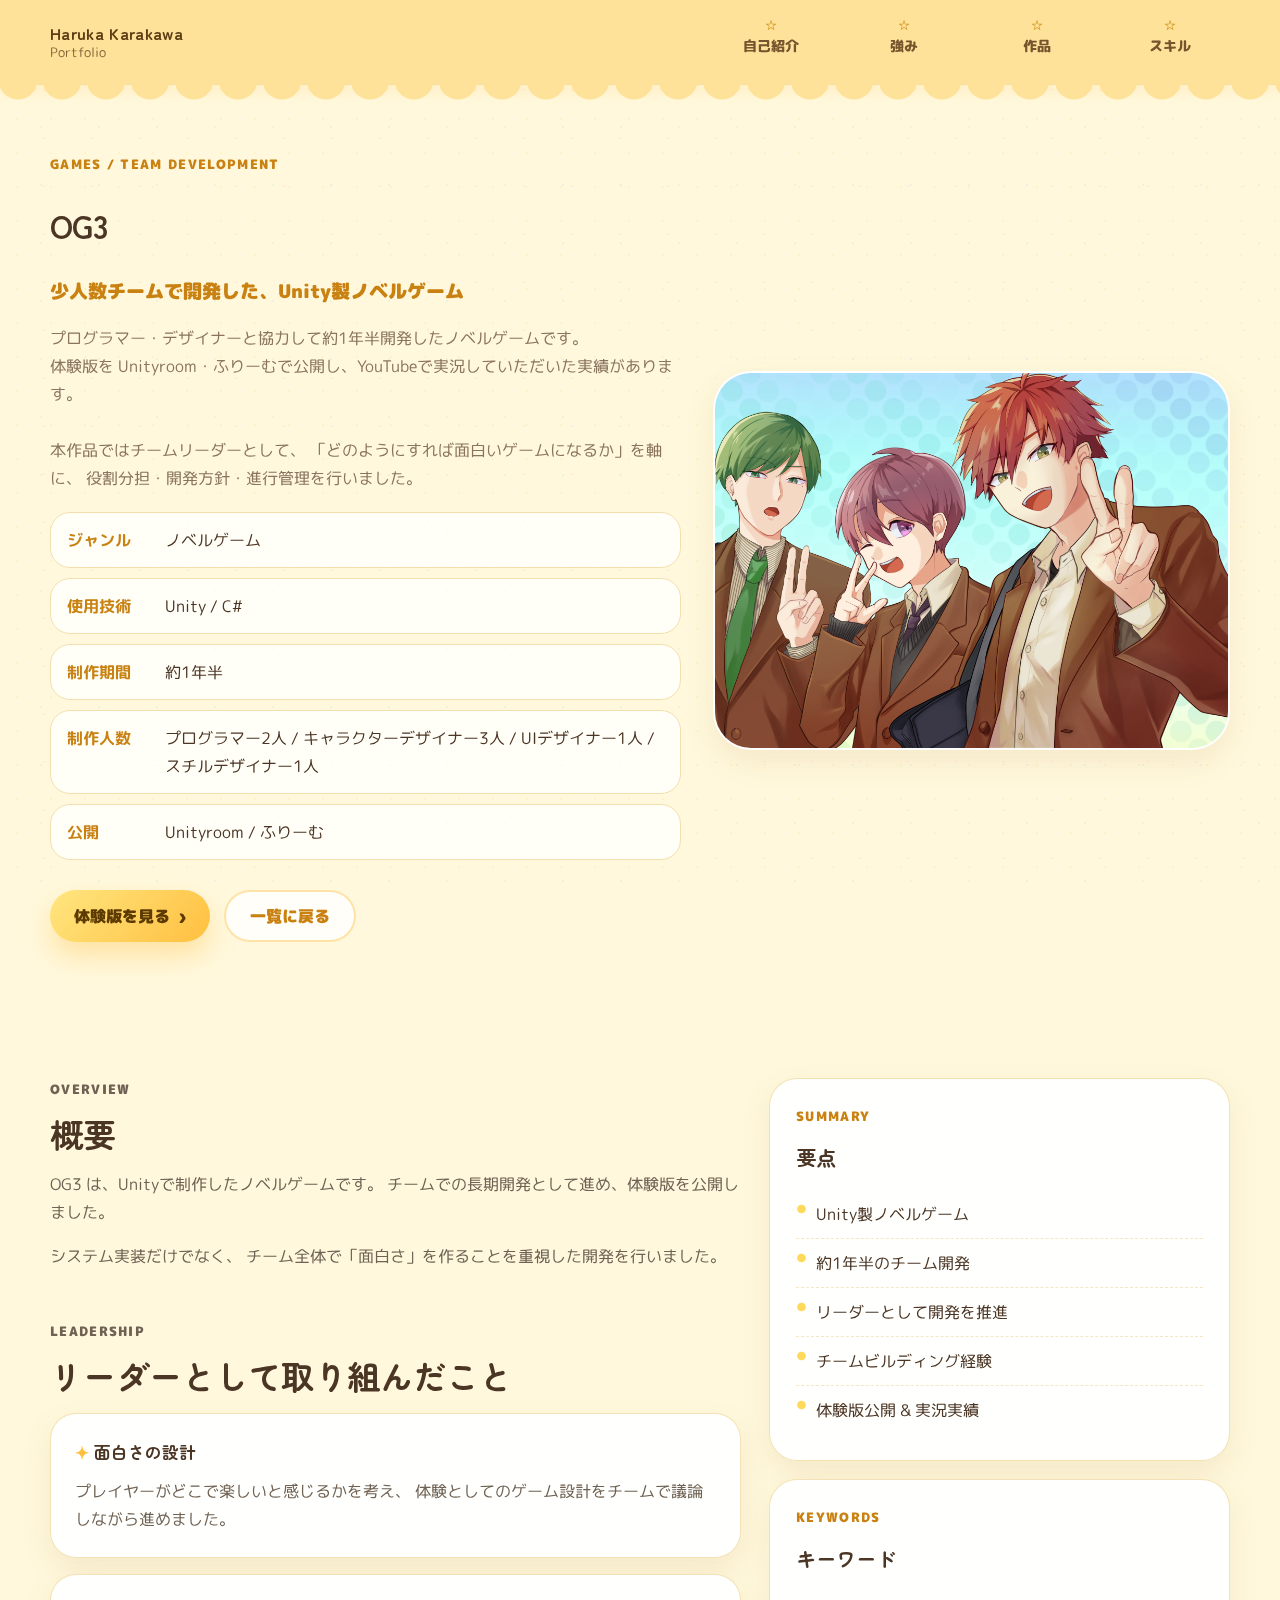
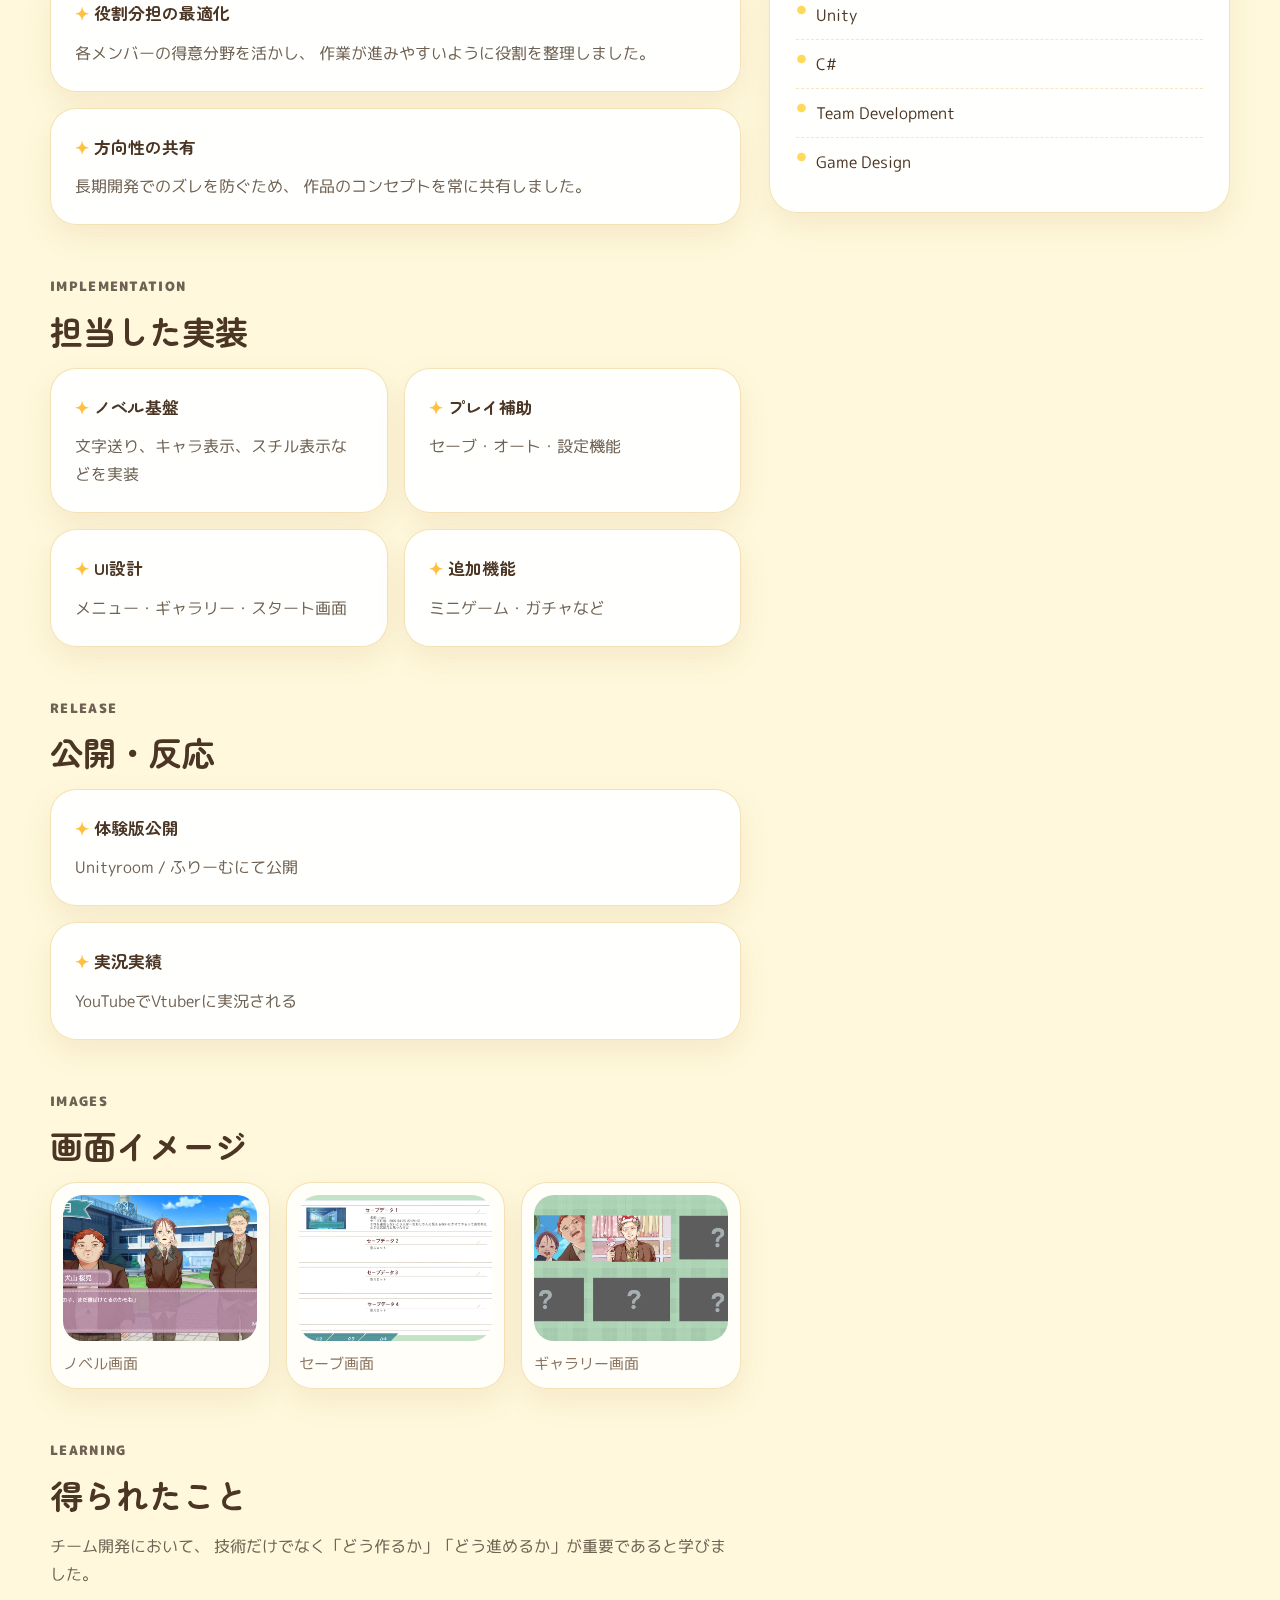
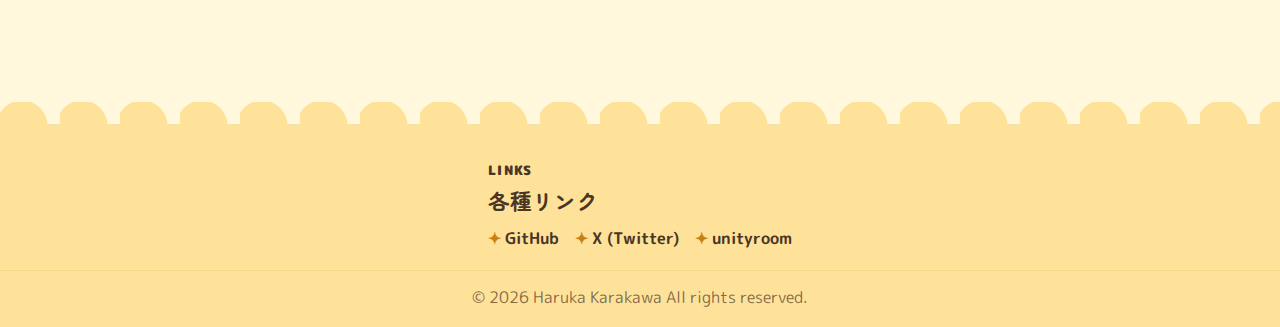
<file: og3.html>
<!DOCTYPE html>
<html lang="ja">
<head>
  <meta charset="UTF-8" />
  <meta name="viewport" content="width=device-width, initial-scale=1.0" />
  <title>OG3 | Haruka Karakawa Portfolio</title>
  <meta name="description" content="Unityで制作した少人数チーム開発のノベルゲーム OG3 の紹介ページ" />
  <link rel="preconnect" href="https://fonts.googleapis.com">
  <link rel="preconnect" href="https://fonts.gstatic.com" crossorigin>
  <link href="https://fonts.googleapis.com/css2?family=M+PLUS+Rounded+1c:wght@400;500;700;800&family=Zen+Maru+Gothic:wght@500;700;900&display=swap" rel="stylesheet">
  <link rel="stylesheet" href="./css/style.css" />
</head>

<body data-page="detail">

<div id="header-placeholder"></div>

<main class="project-detail-page">

  <!-- ===== HERO ===== -->
  <section class="project-hero">
    <div class="container project-hero-grid">

      <div class="project-hero-copy">
        <p class="section-label">GAMES / TEAM DEVELOPMENT</p>
        <h1>OG3</h1>

        <p class="project-hero-lead">
          少人数チームで開発した、Unity製ノベルゲーム
        </p>

        <p class="project-hero-description">
          プログラマー・デザイナーと協力して約1年半開発したノベルゲームです。<br>
          体験版を Unityroom・ふりーむで公開し、YouTubeで実況していただいた実績があります。<br><br>

          本作品ではチームリーダーとして、
          「どのようにすれば面白いゲームになるか」を軸に、
          役割分担・開発方針・進行管理を行いました。
        </p>

        <ul class="project-meta-list">
          <li><strong>ジャンル</strong><span>ノベルゲーム</span></li>
          <li><strong>使用技術</strong><span>Unity / C#</span></li>
          <li><strong>制作期間</strong><span>約1年半</span></li>
          <li><strong>制作人数</strong><span>プログラマー2人 / キャラクターデザイナー3人 / UIデザイナー1人 / スチルデザイナー1人</span></li>
          <li><strong>公開</strong><span>Unityroom / ふりーむ</span></li>
        </ul>

        <div class="hero-actions">
          <a href="https://unityroom.com/games/og_3" class="button button-primary">体験版を見る</a>
          <a href="./index.html#projects" class="button button-secondary">一覧に戻る</a>
        </div>
      </div>

      <div class="project-hero-visual">
        <div class="project-hero-image">
          <img src="./images/OG3.png" alt="OG3 メイン画像" />
        </div>
      </div>

    </div>
  </section>

  <!-- ===== CONTENT ===== -->
  <section class="section">
    <div class="container detail-grid">

      <article class="detail-main">

        <!-- 概要 -->
        <div class="detail-section">
          <p class="section-label">OVERVIEW</p>
          <h2>概要</h2>
          <p>
            OG3 は、Unityで制作したノベルゲームです。
            チームでの長期開発として進め、体験版を公開しました。
          </p>
          <p>
            システム実装だけでなく、
            チーム全体で「面白さ」を作ることを重視した開発を行いました。
          </p>
        </div>

        <!-- リーダー経験 -->
        <div class="detail-section">
          <p class="section-label">LEADERSHIP</p>
          <h2>リーダーとして取り組んだこと</h2>

          <div class="detail-card-list">

            <div class="detail-card">
              <h3>面白さの設計</h3>
              <p>
                プレイヤーがどこで楽しいと感じるかを考え、
                体験としてのゲーム設計をチームで議論しながら進めました。
              </p>
            </div>

            <div class="detail-card">
              <h3>役割分担の最適化</h3>
              <p>
                各メンバーの得意分野を活かし、
                作業が進みやすいように役割を整理しました。
              </p>
            </div>

            <div class="detail-card">
              <h3>方向性の共有</h3>
              <p>
                長期開発でのズレを防ぐため、
                作品のコンセプトを常に共有しました。
              </p>
            </div>
          </div>
        </div>

        <!-- 実装 -->
        <div class="detail-section">
          <p class="section-label">IMPLEMENTATION</p>
          <h2>担当した実装</h2>

          <div class="detail-card-list two">

            <div class="detail-card">
              <h3>ノベル基盤</h3>
              <p>文字送り、キャラ表示、スチル表示などを実装</p>
            </div>

            <div class="detail-card">
              <h3>プレイ補助</h3>
              <p>セーブ・オート・設定機能</p>
            </div>

            <div class="detail-card">
              <h3>UI設計</h3>
              <p>メニュー・ギャラリー・スタート画面</p>
            </div>

            <div class="detail-card">
              <h3>追加機能</h3>
              <p>ミニゲーム・ガチャなど</p>
            </div>

          </div>
        </div>

        <!-- 公開 -->
        <div class="detail-section">
          <p class="section-label">RELEASE</p>
          <h2>公開・反応</h2>

          <div class="detail-card-list">
            <div class="detail-card">
              <h3>体験版公開</h3>
              <p>Unityroom / ふりーむにて公開</p>
            </div>

            <div class="detail-card">
              <h3>実況実績</h3>
              <p>YouTubeでVtuberに実況される</p>
            </div>
          </div>
        </div>

        
        <div class="detail-section">
        <p class="section-label">IMAGES</p>
        <h2>画面イメージ</h2>
        <div class="detail-image-grid">
            <figure class="detail-image-card">
            <img src="./images/project-og3-detail-01.png" alt="ノベル画面" />
            <figcaption>ノベル画面</figcaption>
            </figure>
            <figure class="detail-image-card">
            <img src="./images/project-og3-detail-02.png" alt="セーブ画面" />
            <figcaption>セーブ画面</figcaption>
            </figure>
            <figure class="detail-image-card">
            <img src="./images/project-og3-detail-03.png" alt="ギャラリー画面" />
            <figcaption>ギャラリー画面</figcaption>
            </figure>
        </div>
        </div>

        <!-- 学び -->
        <div class="detail-section">
          <p class="section-label">LEARNING</p>
          <h2>得られたこと</h2>
          <p>
            チーム開発において、
            技術だけでなく「どう作るか」「どう進めるか」が重要であると学びました。
          </p>
        </div>


      </article>

      <!-- サイド -->
      <aside class="detail-side">

        <div class="side-card">
          <p class="section-label">SUMMARY</p>
          <h2>要点</h2>
          <ul class="side-list">
            <li>Unity製ノベルゲーム</li>
            <li>約1年半のチーム開発</li>
            <li>リーダーとして開発を推進</li>
            <li>チームビルディング経験</li>
            <li>体験版公開 & 実況実績</li>
          </ul>
        </div>

        <div class="side-card">
          <p class="section-label">KEYWORDS</p>
          <h2>キーワード</h2>
          <ul class="side-link-list">
            <li><span>Unity</span></li>
            <li><span>C#</span></li>
            <li><span>Team Development</span></li>
            <li><span>Game Design</span></li>
          </ul>
        </div>

      </aside>

    </div>
  </section>

</main>

<div id="footer-placeholder"></div>
<script src="./js/include.js"></script>

</body>
</html>
</file>
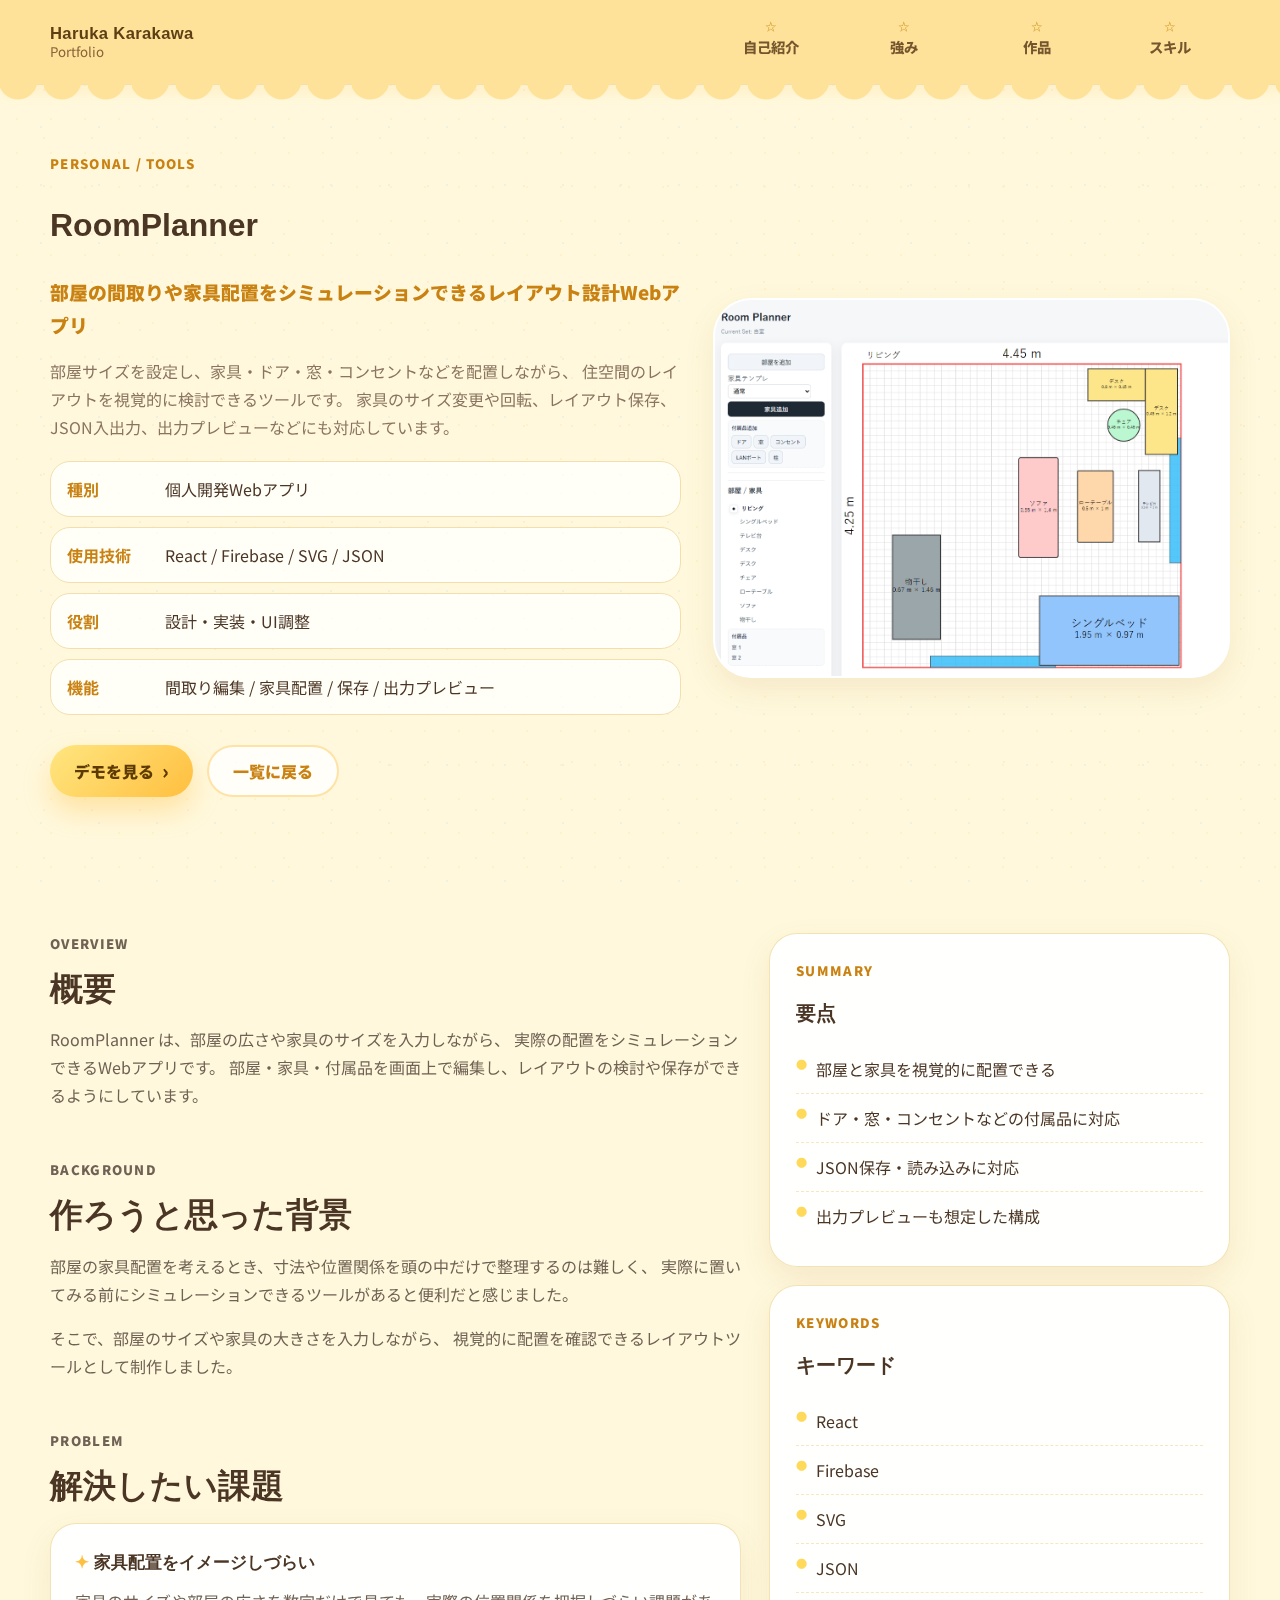
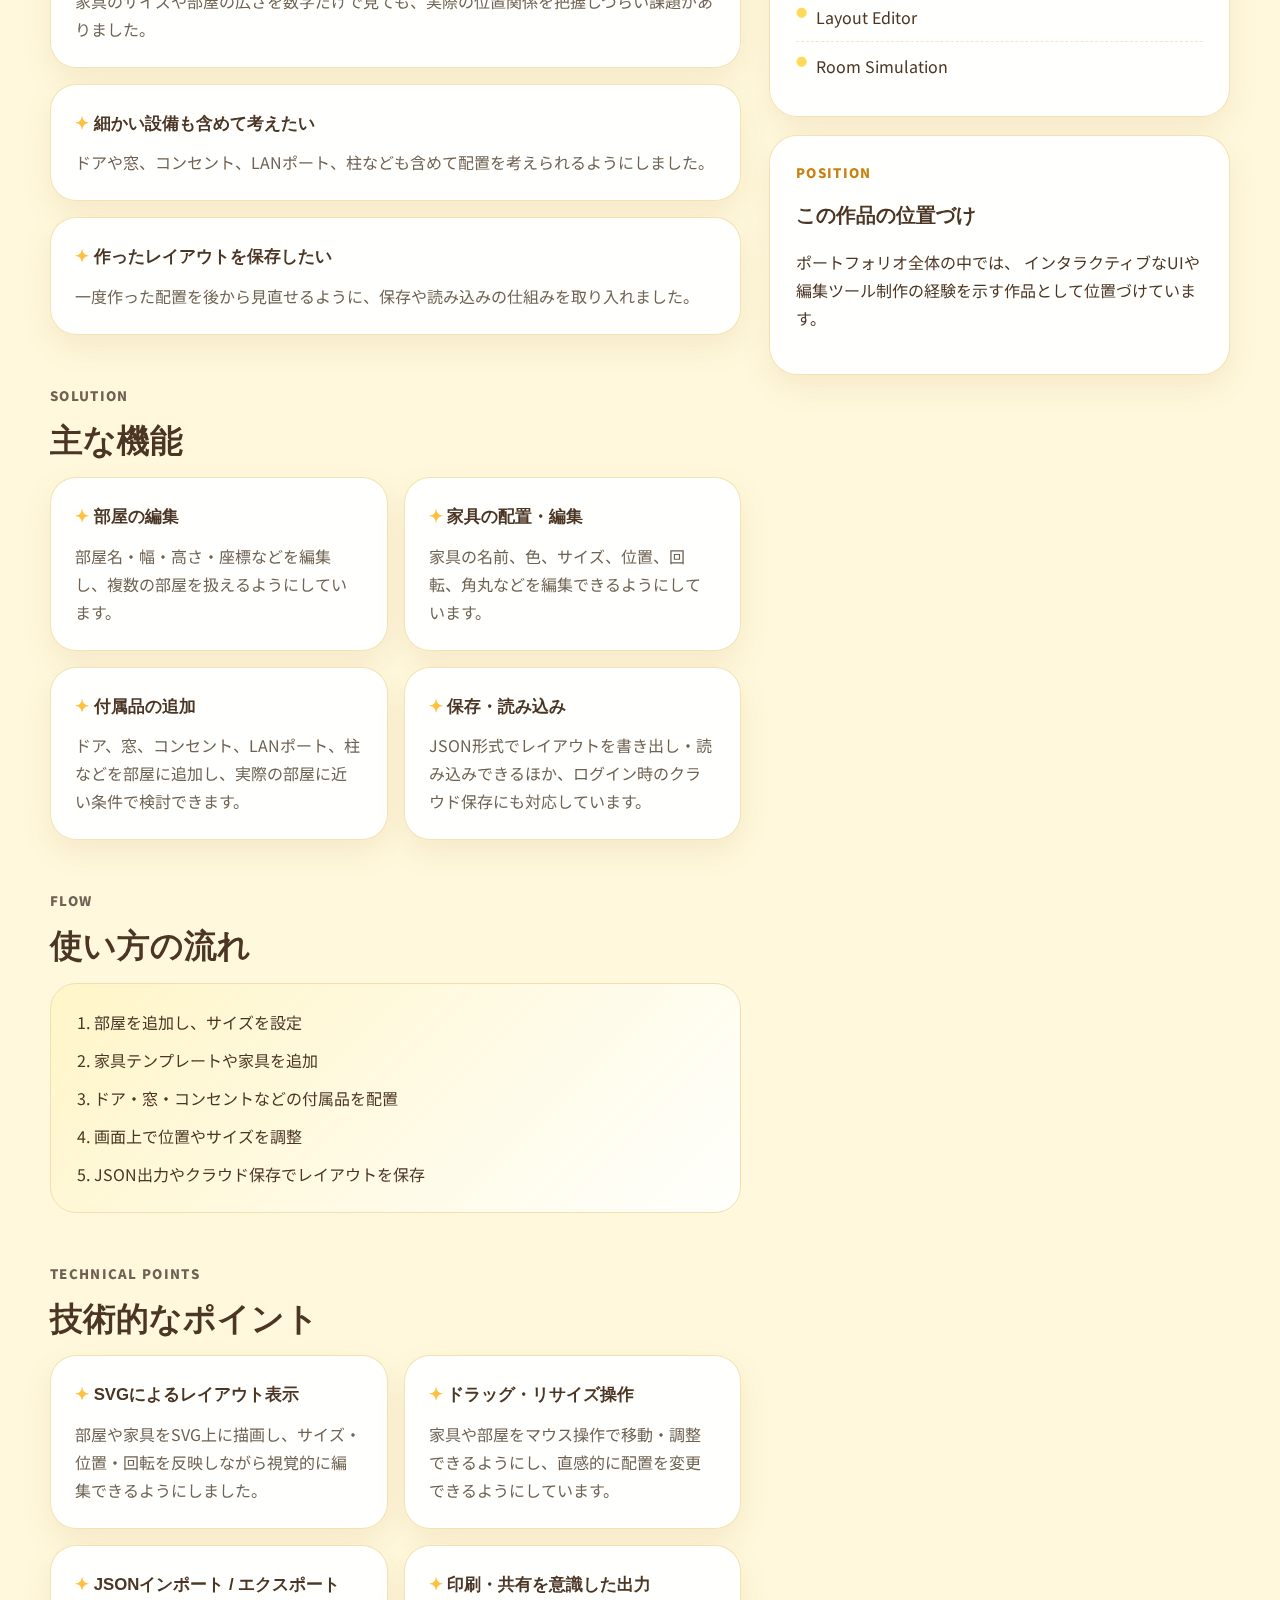
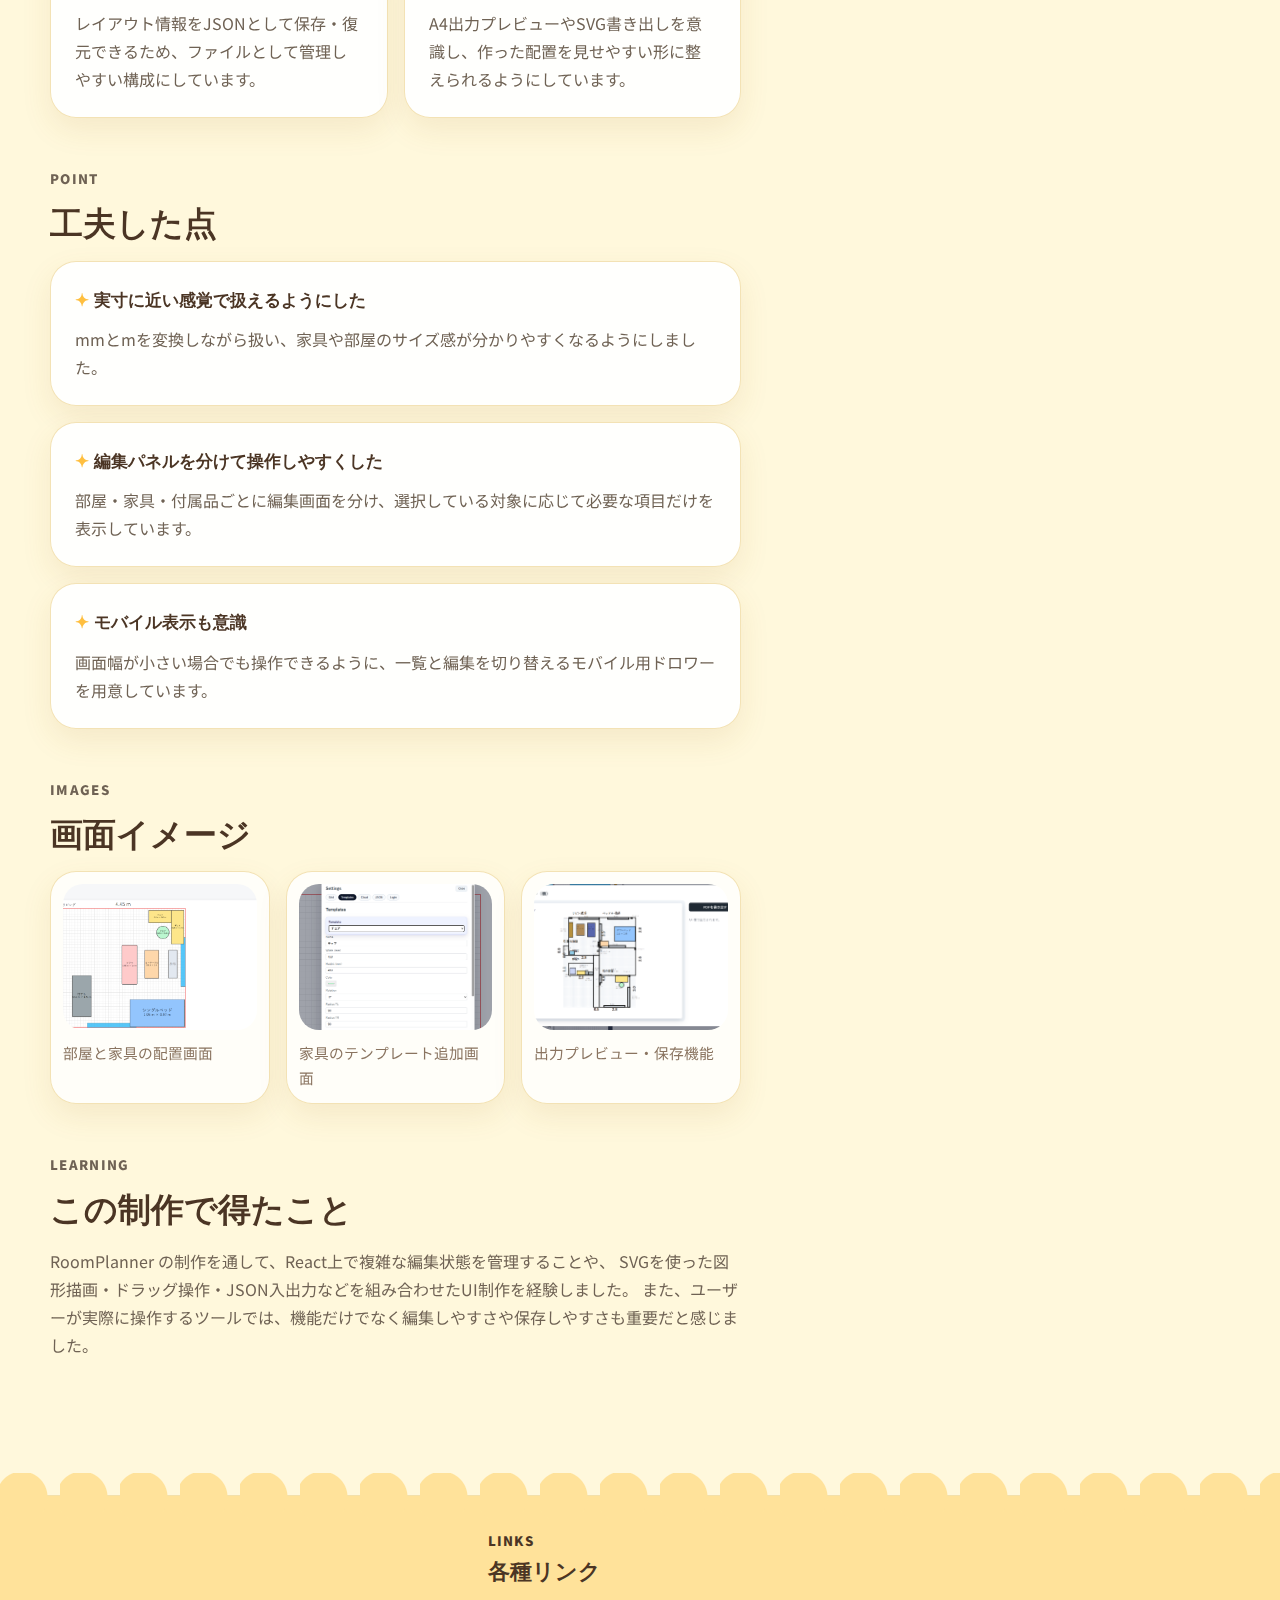
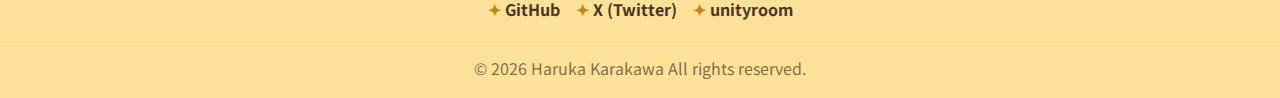
<file: roomplanner.html>
<!DOCTYPE html>
<html lang="ja">
<head>
  <meta charset="UTF-8" />
  <meta name="viewport" content="width=device-width, initial-scale=1.0" />
  <title>RoomPlanner | Haruka Karakawa Portfolio</title>
  <meta name="description" content="部屋の間取りや家具配置をシミュレーションできるレイアウト設計Webアプリ" />
  <link rel="preconnect" href="https://fonts.googleapis.com">
  <link rel="preconnect" href="https://fonts.gstatic.com" crossorigin>
  <link href="https://fonts.googleapis.com/css2?family=Inter:wght@400;500;600;700;800&family=Noto+Sans+JP:wght@400;500;700;800&display=swap" rel="stylesheet">
  <link rel="stylesheet" href="./css/style.css" />
</head>
<body data-page="detail">
  <div id="header-placeholder"></div>

  <main class="project-detail-page">
    <section class="project-hero">
      <div class="container project-hero-grid">
        <div class="project-hero-copy">
          <p class="section-label">PERSONAL / TOOLS</p>
          <h1>RoomPlanner</h1>
          <p class="project-hero-lead">
            部屋の間取りや家具配置をシミュレーションできるレイアウト設計Webアプリ
          </p>
          <p class="project-hero-description">
            部屋サイズを設定し、家具・ドア・窓・コンセントなどを配置しながら、
            住空間のレイアウトを視覚的に検討できるツールです。
            家具のサイズ変更や回転、レイアウト保存、JSON入出力、出力プレビューなどにも対応しています。
          </p>

          <ul class="project-meta-list">
            <li><strong>種別</strong><span>個人開発Webアプリ</span></li>
            <li><strong>使用技術</strong><span>React / Firebase / SVG / JSON</span></li>
            <li><strong>役割</strong><span>設計・実装・UI調整</span></li>
            <li><strong>機能</strong><span>間取り編集 / 家具配置 / 保存 / 出力プレビュー</span></li>
          </ul>

          <div class="hero-actions">
            <a href="https://427harinn.github.io/RoomPlanner/" class="button button-primary">デモを見る</a>
            <a href="./index.html#projects" class="button button-secondary">一覧に戻る</a>
          </div>
        </div>

        <div class="project-hero-visual">
          <div class="project-hero-image">
            <img src="./images/project-room.png" alt="RoomPlanner メイン画像" />
          </div>
        </div>
      </div>
    </section>

    <section class="section">
      <div class="container detail-grid">
        <article class="detail-main">

          <div class="detail-section">
            <p class="section-label">OVERVIEW</p>
            <h2>概要</h2>
            <p>
              RoomPlanner は、部屋の広さや家具のサイズを入力しながら、
              実際の配置をシミュレーションできるWebアプリです。
              部屋・家具・付属品を画面上で編集し、レイアウトの検討や保存ができるようにしています。
            </p>
          </div>

          <div class="detail-section">
            <p class="section-label">BACKGROUND</p>
            <h2>作ろうと思った背景</h2>
            <p>
              部屋の家具配置を考えるとき、寸法や位置関係を頭の中だけで整理するのは難しく、
              実際に置いてみる前にシミュレーションできるツールがあると便利だと感じました。
            </p>
            <p>
              そこで、部屋のサイズや家具の大きさを入力しながら、
              視覚的に配置を確認できるレイアウトツールとして制作しました。
            </p>
          </div>

          <div class="detail-section">
            <p class="section-label">PROBLEM</p>
            <h2>解決したい課題</h2>
            <div class="detail-card-list">
              <div class="detail-card">
                <h3>家具配置をイメージしづらい</h3>
                <p>
                  家具のサイズや部屋の広さを数字だけで見ても、実際の位置関係を把握しづらい課題がありました。
                </p>
              </div>

              <div class="detail-card">
                <h3>細かい設備も含めて考えたい</h3>
                <p>
                  ドアや窓、コンセント、LANポート、柱なども含めて配置を考えられるようにしました。
                </p>
              </div>

              <div class="detail-card">
                <h3>作ったレイアウトを保存したい</h3>
                <p>
                  一度作った配置を後から見直せるように、保存や読み込みの仕組みを取り入れました。
                </p>
              </div>
            </div>
          </div>

          <div class="detail-section">
            <p class="section-label">SOLUTION</p>
            <h2>主な機能</h2>
            <div class="detail-card-list two">
              <div class="detail-card">
                <h3>部屋の編集</h3>
                <p>
                  部屋名・幅・高さ・座標などを編集し、複数の部屋を扱えるようにしています。
                </p>
              </div>

              <div class="detail-card">
                <h3>家具の配置・編集</h3>
                <p>
                  家具の名前、色、サイズ、位置、回転、角丸などを編集できるようにしています。
                </p>
              </div>

              <div class="detail-card">
                <h3>付属品の追加</h3>
                <p>
                  ドア、窓、コンセント、LANポート、柱などを部屋に追加し、実際の部屋に近い条件で検討できます。
                </p>
              </div>

              <div class="detail-card">
                <h3>保存・読み込み</h3>
                <p>
                  JSON形式でレイアウトを書き出し・読み込みできるほか、ログイン時のクラウド保存にも対応しています。
                </p>
              </div>
            </div>
          </div>

          <div class="detail-section">
            <p class="section-label">FLOW</p>
            <h2>使い方の流れ</h2>
            <div class="flow-box">
              <ol class="flow-list">
                <li>部屋を追加し、サイズを設定</li>
                <li>家具テンプレートや家具を追加</li>
                <li>ドア・窓・コンセントなどの付属品を配置</li>
                <li>画面上で位置やサイズを調整</li>
                <li>JSON出力やクラウド保存でレイアウトを保存</li>
              </ol>
            </div>
          </div>

          <div class="detail-section">
            <p class="section-label">TECHNICAL POINTS</p>
            <h2>技術的なポイント</h2>
            <div class="detail-card-list two">
              <div class="detail-card">
                <h3>SVGによるレイアウト表示</h3>
                <p>
                  部屋や家具をSVG上に描画し、サイズ・位置・回転を反映しながら視覚的に編集できるようにしました。
                </p>
              </div>

              <div class="detail-card">
                <h3>ドラッグ・リサイズ操作</h3>
                <p>
                  家具や部屋をマウス操作で移動・調整できるようにし、直感的に配置を変更できるようにしています。
                </p>
              </div>

              <div class="detail-card">
                <h3>JSONインポート / エクスポート</h3>
                <p>
                  レイアウト情報をJSONとして保存・復元できるため、ファイルとして管理しやすい構成にしています。
                </p>
              </div>

              <div class="detail-card">
                <h3>印刷・共有を意識した出力</h3>
                <p>
                  A4出力プレビューやSVG書き出しを意識し、作った配置を見せやすい形に整えられるようにしています。
                </p>
              </div>
            </div>
          </div>

          <div class="detail-section">
            <p class="section-label">POINT</p>
            <h2>工夫した点</h2>
            <div class="detail-card-list">
              <div class="detail-card">
                <h3>実寸に近い感覚で扱えるようにした</h3>
                <p>
                  mmとmを変換しながら扱い、家具や部屋のサイズ感が分かりやすくなるようにしました。
                </p>
              </div>

              <div class="detail-card">
                <h3>編集パネルを分けて操作しやすくした</h3>
                <p>
                  部屋・家具・付属品ごとに編集画面を分け、選択している対象に応じて必要な項目だけを表示しています。
                </p>
              </div>

              <div class="detail-card">
                <h3>モバイル表示も意識</h3>
                <p>
                  画面幅が小さい場合でも操作できるように、一覧と編集を切り替えるモバイル用ドロワーを用意しています。
                </p>
              </div>
            </div>
          </div>

          <div class="detail-section">
            <p class="section-label">IMAGES</p>
            <h2>画面イメージ</h2>
            <div class="detail-image-grid">
              <figure class="detail-image-card">
                <img src="./images/project-room-detail-01.png" alt="RoomPlanner メイン画面" />
                <figcaption>部屋と家具の配置画面</figcaption>
              </figure>
              <figure class="detail-image-card">
                <img src="./images/project-room-detail-02.png" alt="テンプレート追加画面" />
                <figcaption>家具のテンプレート追加画面</figcaption>
              </figure>
              <figure class="detail-image-card">
                <img src="./images/project-room-detail-03.png" alt="出力プレビュー画面" />
                <figcaption>出力プレビュー・保存機能</figcaption>
              </figure>
            </div>
          </div>

          <div class="detail-section">
            <p class="section-label">LEARNING</p>
            <h2>この制作で得たこと</h2>
            <p>
              RoomPlanner の制作を通して、React上で複雑な編集状態を管理することや、
              SVGを使った図形描画・ドラッグ操作・JSON入出力などを組み合わせたUI制作を経験しました。
              また、ユーザーが実際に操作するツールでは、機能だけでなく編集しやすさや保存しやすさも重要だと感じました。
            </p>
          </div>
        </article>

        <aside class="detail-side">
          <div class="side-card">
            <p class="section-label">SUMMARY</p>
            <h2>要点</h2>
            <ul class="side-list">
              <li>部屋と家具を視覚的に配置できる</li>
              <li>ドア・窓・コンセントなどの付属品に対応</li>
              <li>JSON保存・読み込みに対応</li>
              <li>出力プレビューも想定した構成</li>
            </ul>
          </div>

          <div class="side-card">
            <p class="section-label">KEYWORDS</p>
            <h2>キーワード</h2>
            <ul class="side-link-list">
              <li><span>React</span></li>
              <li><span>Firebase</span></li>
              <li><span>SVG</span></li>
              <li><span>JSON</span></li>
              <li><span>Layout Editor</span></li>
              <li><span>Room Simulation</span></li>
            </ul>
          </div>

          <div class="side-card">
            <p class="section-label">POSITION</p>
            <h2>この作品の位置づけ</h2>
            <p>
              ポートフォリオ全体の中では、
              インタラクティブなUIや編集ツール制作の経験を示す作品として位置づけています。
            </p>
          </div>
        </aside>
      </div>
    </section>
  </main>

  <div id="footer-placeholder"></div>
  <script src="./js/include.js"></script>
</body>
</html>
</file>
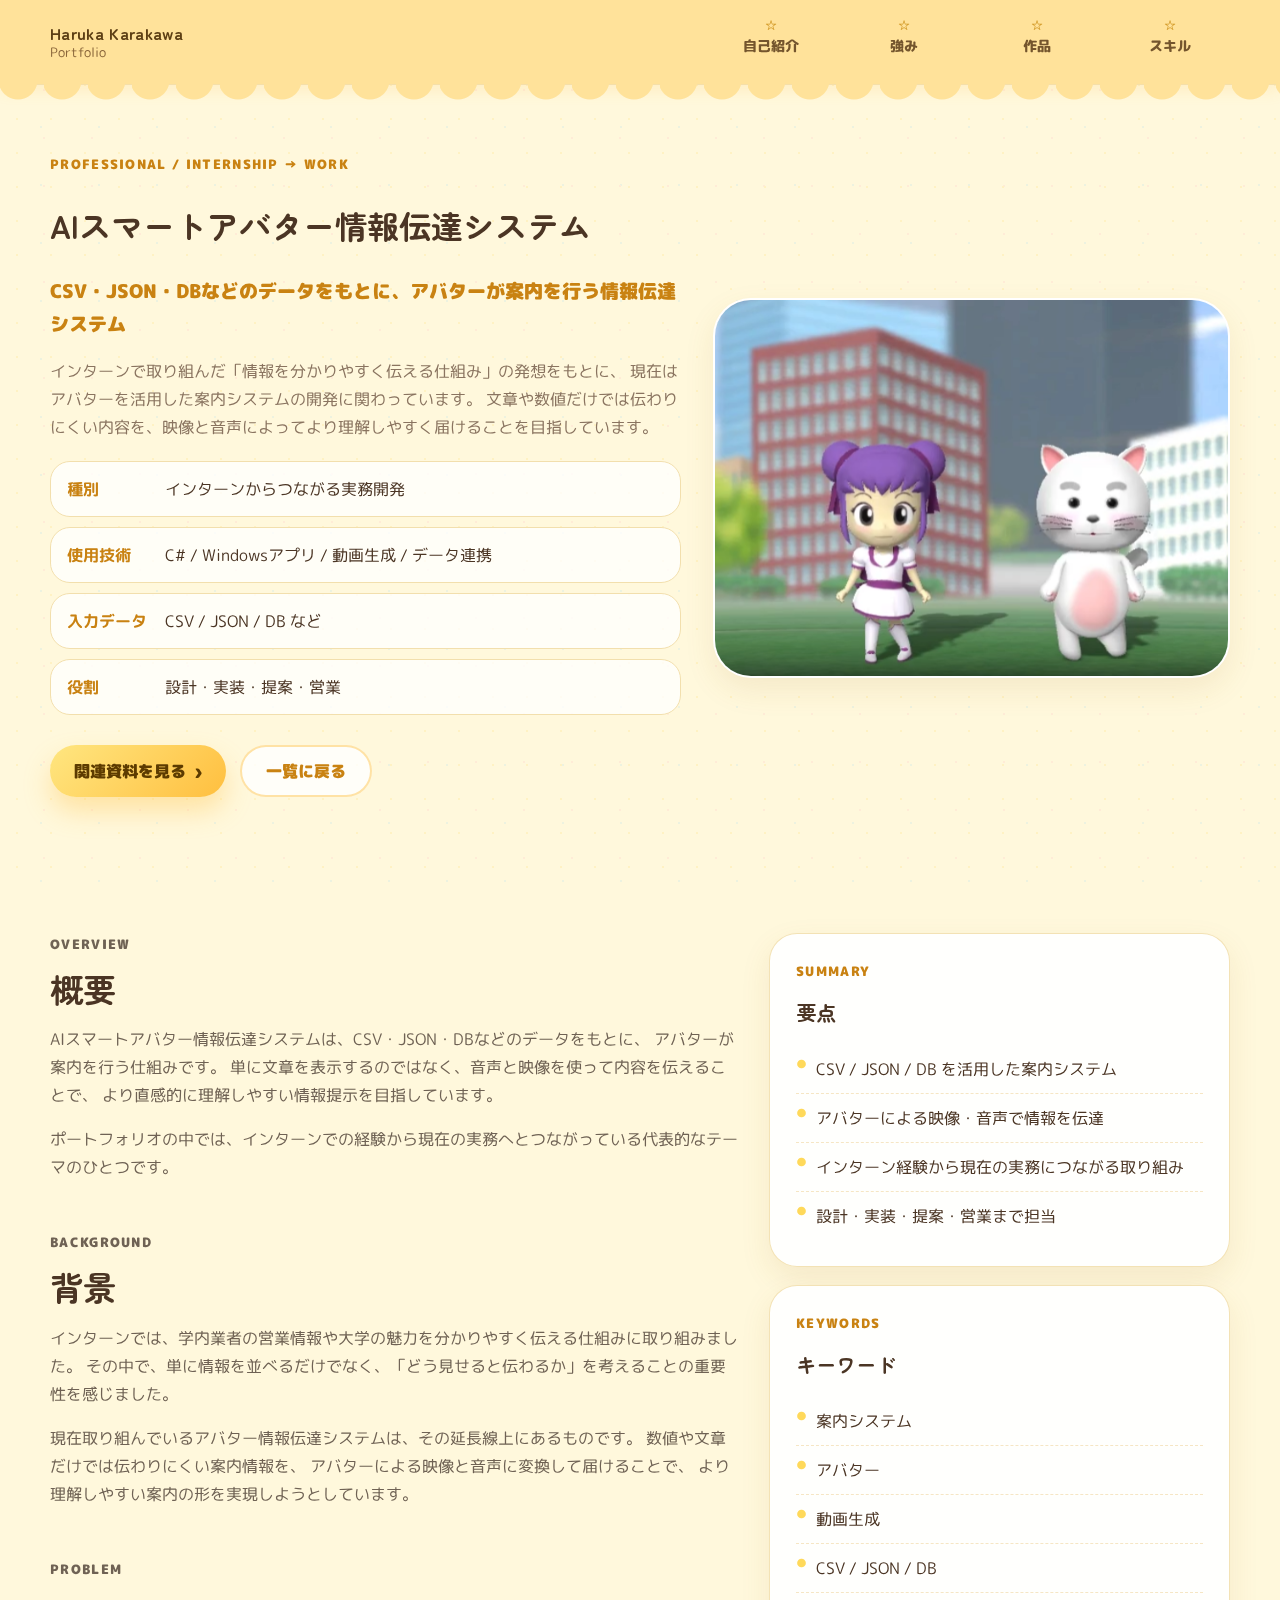
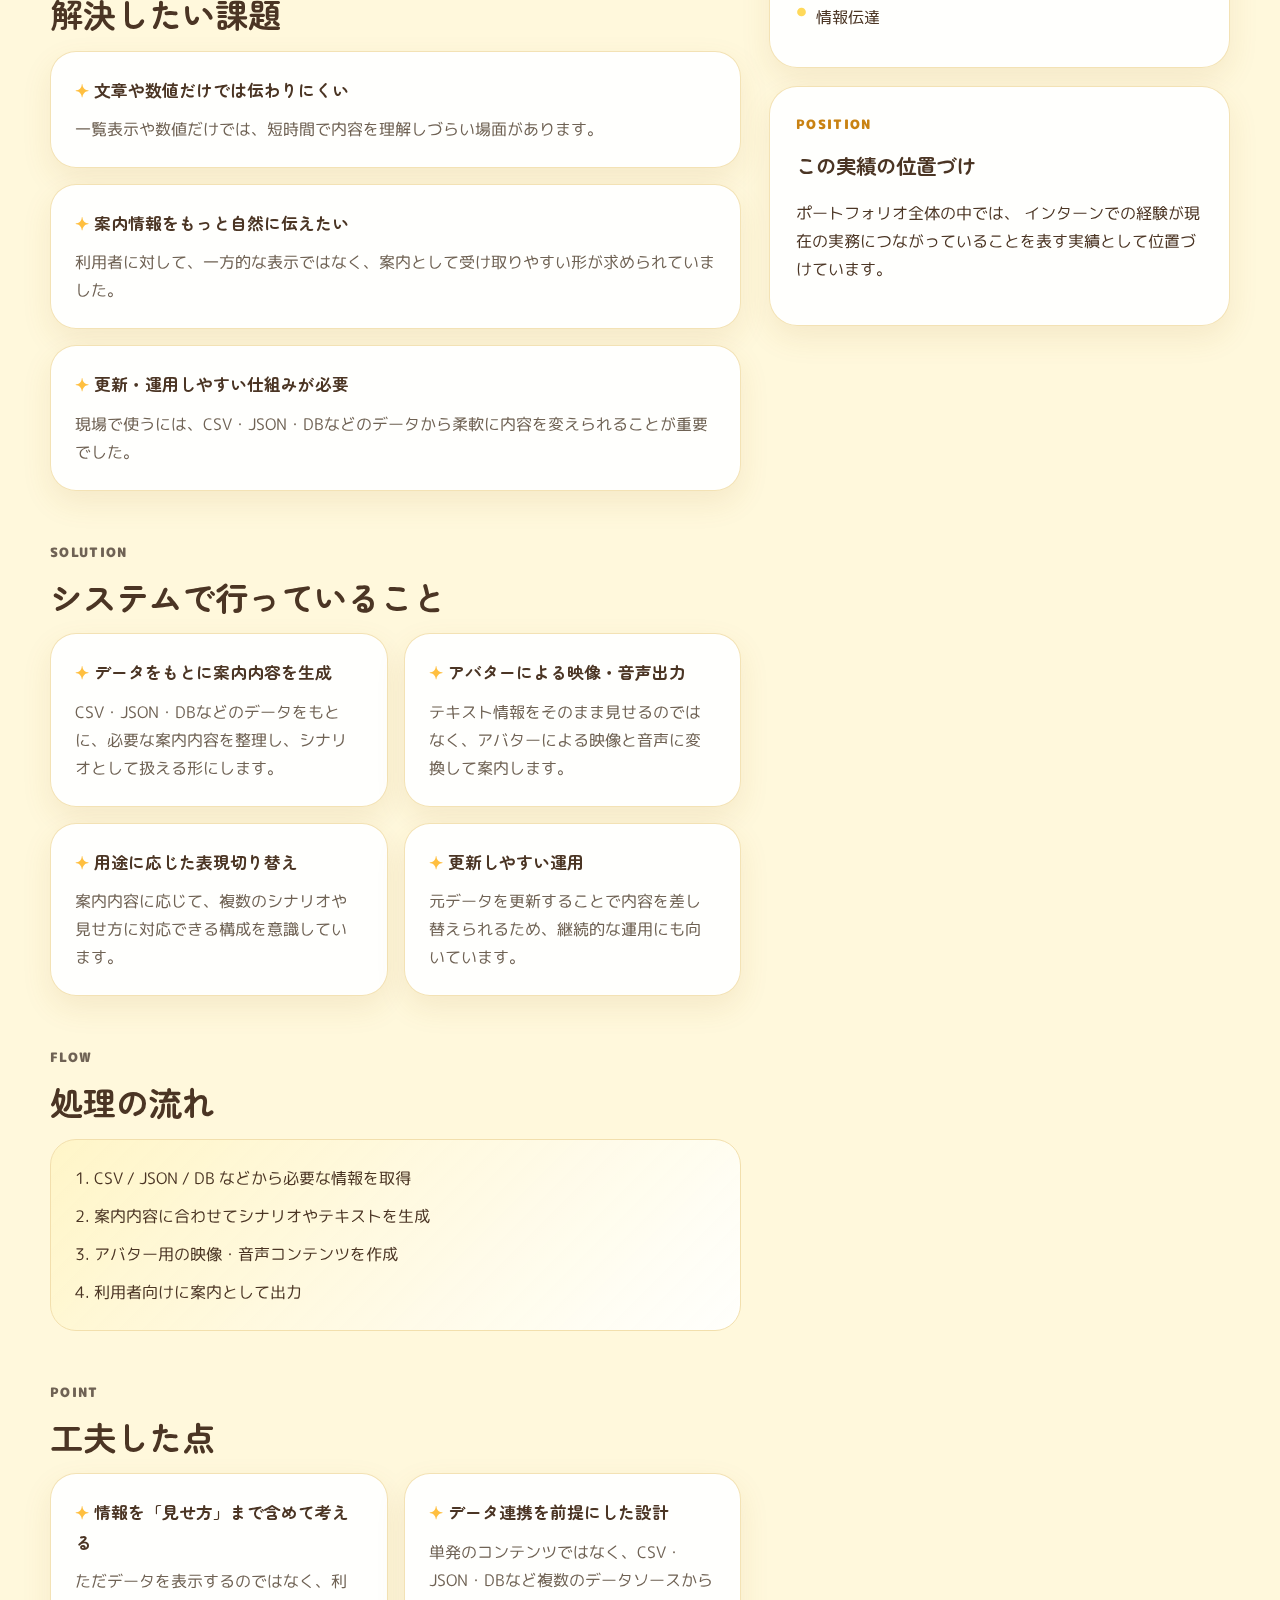
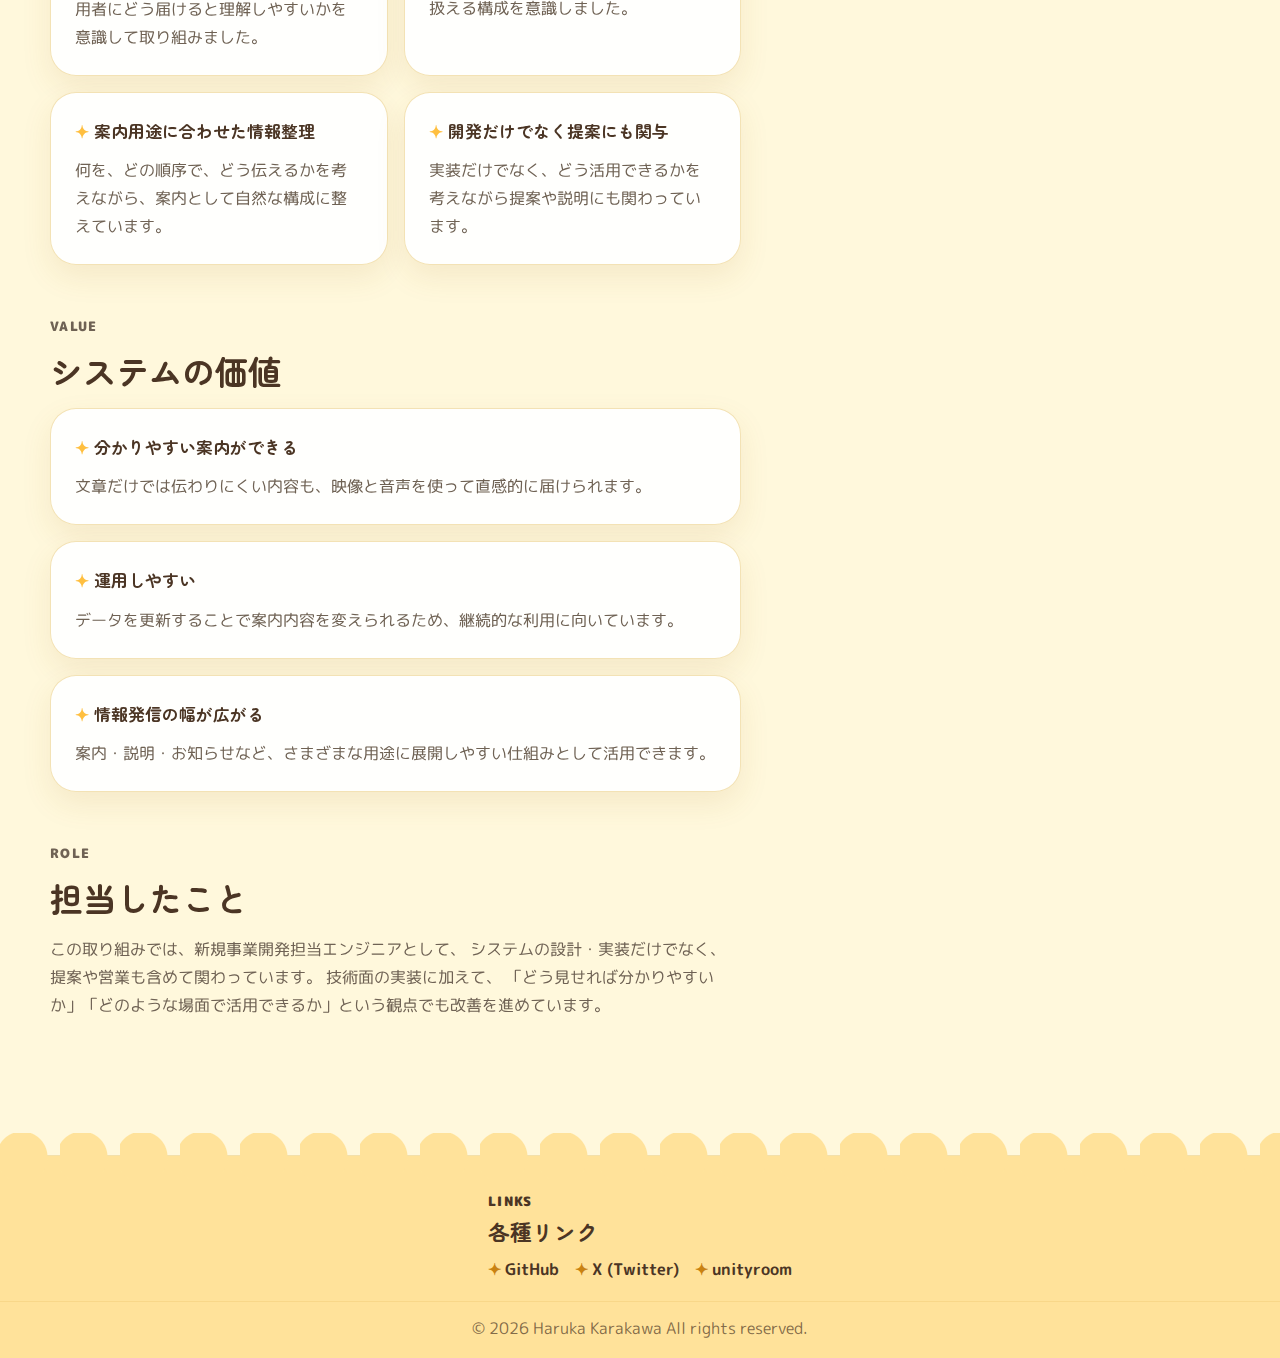
<file: smart-avatar-system.html>
<!DOCTYPE html>
<html lang="ja">
<head>
  <meta charset="UTF-8" />
  <meta name="viewport" content="width=device-width, initial-scale=1.0" />
  <title>AIスマートアバター情報伝達システム | Haruka Karakawa Portfolio</title>
  <meta name="description" content="CSV・JSON・DBなどのデータを活用し、アバターによる案内を行う情報伝達システム" />
  <link rel="preconnect" href="https://fonts.googleapis.com">
  <link rel="preconnect" href="https://fonts.gstatic.com" crossorigin>
  <link href="https://fonts.googleapis.com/css2?family=M+PLUS+Rounded+1c:wght@400;500;700;800&family=Zen+Maru+Gothic:wght@500;700;900&display=swap" rel="stylesheet">
  <link rel="stylesheet" href="./css/style.css" />
</head>
<body data-page="detail">
  <div id="header-placeholder"></div>

  <main class="project-detail-page">
    <section class="project-hero">
      <div class="container project-hero-grid">
        <div class="project-hero-copy">
          <p class="section-label">PROFESSIONAL / INTERNSHIP → WORK</p>
          <h1>AIスマートアバター情報伝達システム</h1>
          <p class="project-hero-lead">
            CSV・JSON・DBなどのデータをもとに、アバターが案内を行う情報伝達システム
          </p>
          <p class="project-hero-description">
            インターンで取り組んだ「情報を分かりやすく伝える仕組み」の発想をもとに、
            現在はアバターを活用した案内システムの開発に関わっています。
            文章や数値だけでは伝わりにくい内容を、映像と音声によってより理解しやすく届けることを目指しています。
          </p>

          <ul class="project-meta-list">
            <li><strong>種別</strong><span>インターンからつながる実務開発</span></li>
            <li><strong>使用技術</strong><span>C# / Windowsアプリ / 動画生成 / データ連携</span></li>
            <li><strong>入力データ</strong><span>CSV / JSON / DB など</span></li>
            <li><strong>役割</strong><span>設計・実装・提案・営業</span></li>
          </ul>

          <div class="hero-actions">
            <a href="https://427harinn.github.io/Internship.html" class="button button-primary">関連資料を見る</a>
            <a href="./index.html#projects" class="button button-secondary">一覧に戻る</a>
          </div>
        </div>

        <div class="project-hero-visual">
          <div class="project-hero-image">
            <img src="./images/project-avatar.png" alt="AIスマートアバター情報伝達システム メイン画像" />
          </div>
        </div>
      </div>
    </section>

    <section class="section">
      <div class="container detail-grid">
        <article class="detail-main">

          <div class="detail-section">
            <p class="section-label">OVERVIEW</p>
            <h2>概要</h2>
            <p>
              AIスマートアバター情報伝達システムは、CSV・JSON・DBなどのデータをもとに、
              アバターが案内を行う仕組みです。
              単に文章を表示するのではなく、音声と映像を使って内容を伝えることで、
              より直感的に理解しやすい情報提示を目指しています。
            </p>
            <p>
              ポートフォリオの中では、インターンでの経験から現在の実務へとつながっている代表的なテーマのひとつです。
            </p>
          </div>

          <div class="detail-section">
            <p class="section-label">BACKGROUND</p>
            <h2>背景</h2>
            <p>
              インターンでは、学内業者の営業情報や大学の魅力を分かりやすく伝える仕組みに取り組みました。
              その中で、単に情報を並べるだけでなく、「どう見せると伝わるか」を考えることの重要性を感じました。
            </p>
            <p>
              現在取り組んでいるアバター情報伝達システムは、その延長線上にあるものです。
              数値や文章だけでは伝わりにくい案内情報を、
              アバターによる映像と音声に変換して届けることで、
              より理解しやすい案内の形を実現しようとしています。
            </p>
          </div>

          <div class="detail-section">
            <p class="section-label">PROBLEM</p>
            <h2>解決したい課題</h2>
            <div class="detail-card-list">
              <div class="detail-card">
                <h3>文章や数値だけでは伝わりにくい</h3>
                <p>
                  一覧表示や数値だけでは、短時間で内容を理解しづらい場面があります。
                </p>
              </div>

              <div class="detail-card">
                <h3>案内情報をもっと自然に伝えたい</h3>
                <p>
                  利用者に対して、一方的な表示ではなく、案内として受け取りやすい形が求められていました。
                </p>
              </div>

              <div class="detail-card">
                <h3>更新・運用しやすい仕組みが必要</h3>
                <p>
                  現場で使うには、CSV・JSON・DBなどのデータから柔軟に内容を変えられることが重要でした。
                </p>
              </div>
            </div>
          </div>

          <div class="detail-section">
            <p class="section-label">SOLUTION</p>
            <h2>システムで行っていること</h2>
            <div class="detail-card-list two">
              <div class="detail-card">
                <h3>データをもとに案内内容を生成</h3>
                <p>
                  CSV・JSON・DBなどのデータをもとに、必要な案内内容を整理し、シナリオとして扱える形にします。
                </p>
              </div>

              <div class="detail-card">
                <h3>アバターによる映像・音声出力</h3>
                <p>
                  テキスト情報をそのまま見せるのではなく、アバターによる映像と音声に変換して案内します。
                </p>
              </div>

              <div class="detail-card">
                <h3>用途に応じた表現切り替え</h3>
                <p>
                  案内内容に応じて、複数のシナリオや見せ方に対応できる構成を意識しています。
                </p>
              </div>

              <div class="detail-card">
                <h3>更新しやすい運用</h3>
                <p>
                  元データを更新することで内容を差し替えられるため、継続的な運用にも向いています。
                </p>
              </div>
            </div>
          </div>

          <div class="detail-section">
            <p class="section-label">FLOW</p>
            <h2>処理の流れ</h2>
            <div class="flow-box">
              <ol class="flow-list">
                <li>CSV / JSON / DB などから必要な情報を取得</li>
                <li>案内内容に合わせてシナリオやテキストを生成</li>
                <li>アバター用の映像・音声コンテンツを作成</li>
                <li>利用者向けに案内として出力</li>
              </ol>
            </div>
          </div>

          <div class="detail-section">
            <p class="section-label">POINT</p>
            <h2>工夫した点</h2>
            <div class="detail-card-list two">
              <div class="detail-card">
                <h3>情報を「見せ方」まで含めて考える</h3>
                <p>
                  ただデータを表示するのではなく、利用者にどう届けると理解しやすいかを意識して取り組みました。
                </p>
              </div>

              <div class="detail-card">
                <h3>データ連携を前提にした設計</h3>
                <p>
                  単発のコンテンツではなく、CSV・JSON・DBなど複数のデータソースから扱える構成を意識しました。
                </p>
              </div>

              <div class="detail-card">
                <h3>案内用途に合わせた情報整理</h3>
                <p>
                  何を、どの順序で、どう伝えるかを考えながら、案内として自然な構成に整えています。
                </p>
              </div>

              <div class="detail-card">
                <h3>開発だけでなく提案にも関与</h3>
                <p>
                  実装だけでなく、どう活用できるかを考えながら提案や説明にも関わっています。
                </p>
              </div>
            </div>
          </div>

          <div class="detail-section">
            <p class="section-label">VALUE</p>
            <h2>システムの価値</h2>
            <div class="detail-card-list">
              <div class="detail-card">
                <h3>分かりやすい案内ができる</h3>
                <p>
                  文章だけでは伝わりにくい内容も、映像と音声を使って直感的に届けられます。
                </p>
              </div>

              <div class="detail-card">
                <h3>運用しやすい</h3>
                <p>
                  データを更新することで案内内容を変えられるため、継続的な利用に向いています。
                </p>
              </div>

              <div class="detail-card">
                <h3>情報発信の幅が広がる</h3>
                <p>
                  案内・説明・お知らせなど、さまざまな用途に展開しやすい仕組みとして活用できます。
                </p>
              </div>
            </div>
          </div>

          <div class="detail-section">
            <p class="section-label">ROLE</p>
            <h2>担当したこと</h2>
            <p>
              この取り組みでは、新規事業開発担当エンジニアとして、
              システムの設計・実装だけでなく、提案や営業も含めて関わっています。
              技術面の実装に加えて、
              「どう見せれば分かりやすいか」「どのような場面で活用できるか」という観点でも改善を進めています。
            </p>
          </div>
        </article>

        <aside class="detail-side">
          <div class="side-card">
            <p class="section-label">SUMMARY</p>
            <h2>要点</h2>
            <ul class="side-list">
              <li>CSV / JSON / DB を活用した案内システム</li>
              <li>アバターによる映像・音声で情報を伝達</li>
              <li>インターン経験から現在の実務につながる取り組み</li>
              <li>設計・実装・提案・営業まで担当</li>
            </ul>
          </div>

          <div class="side-card">
            <p class="section-label">KEYWORDS</p>
            <h2>キーワード</h2>
            <ul class="side-link-list">
              <li><span>案内システム</span></li>
              <li><span>アバター</span></li>
              <li><span>動画生成</span></li>
              <li><span>CSV / JSON / DB</span></li>
              <li><span>情報伝達</span></li>
            </ul>
          </div>

          <div class="side-card">
            <p class="section-label">POSITION</p>
            <h2>この実績の位置づけ</h2>
            <p>
              ポートフォリオ全体の中では、
              インターンでの経験が現在の実務につながっていることを表す実績として位置づけています。
            </p>
          </div>
        </aside>
      </div>
    </section>
  </main>

  <div id="footer-placeholder"></div>
  <script src="./js/include.js"></script>
</body>
</html>
</file>
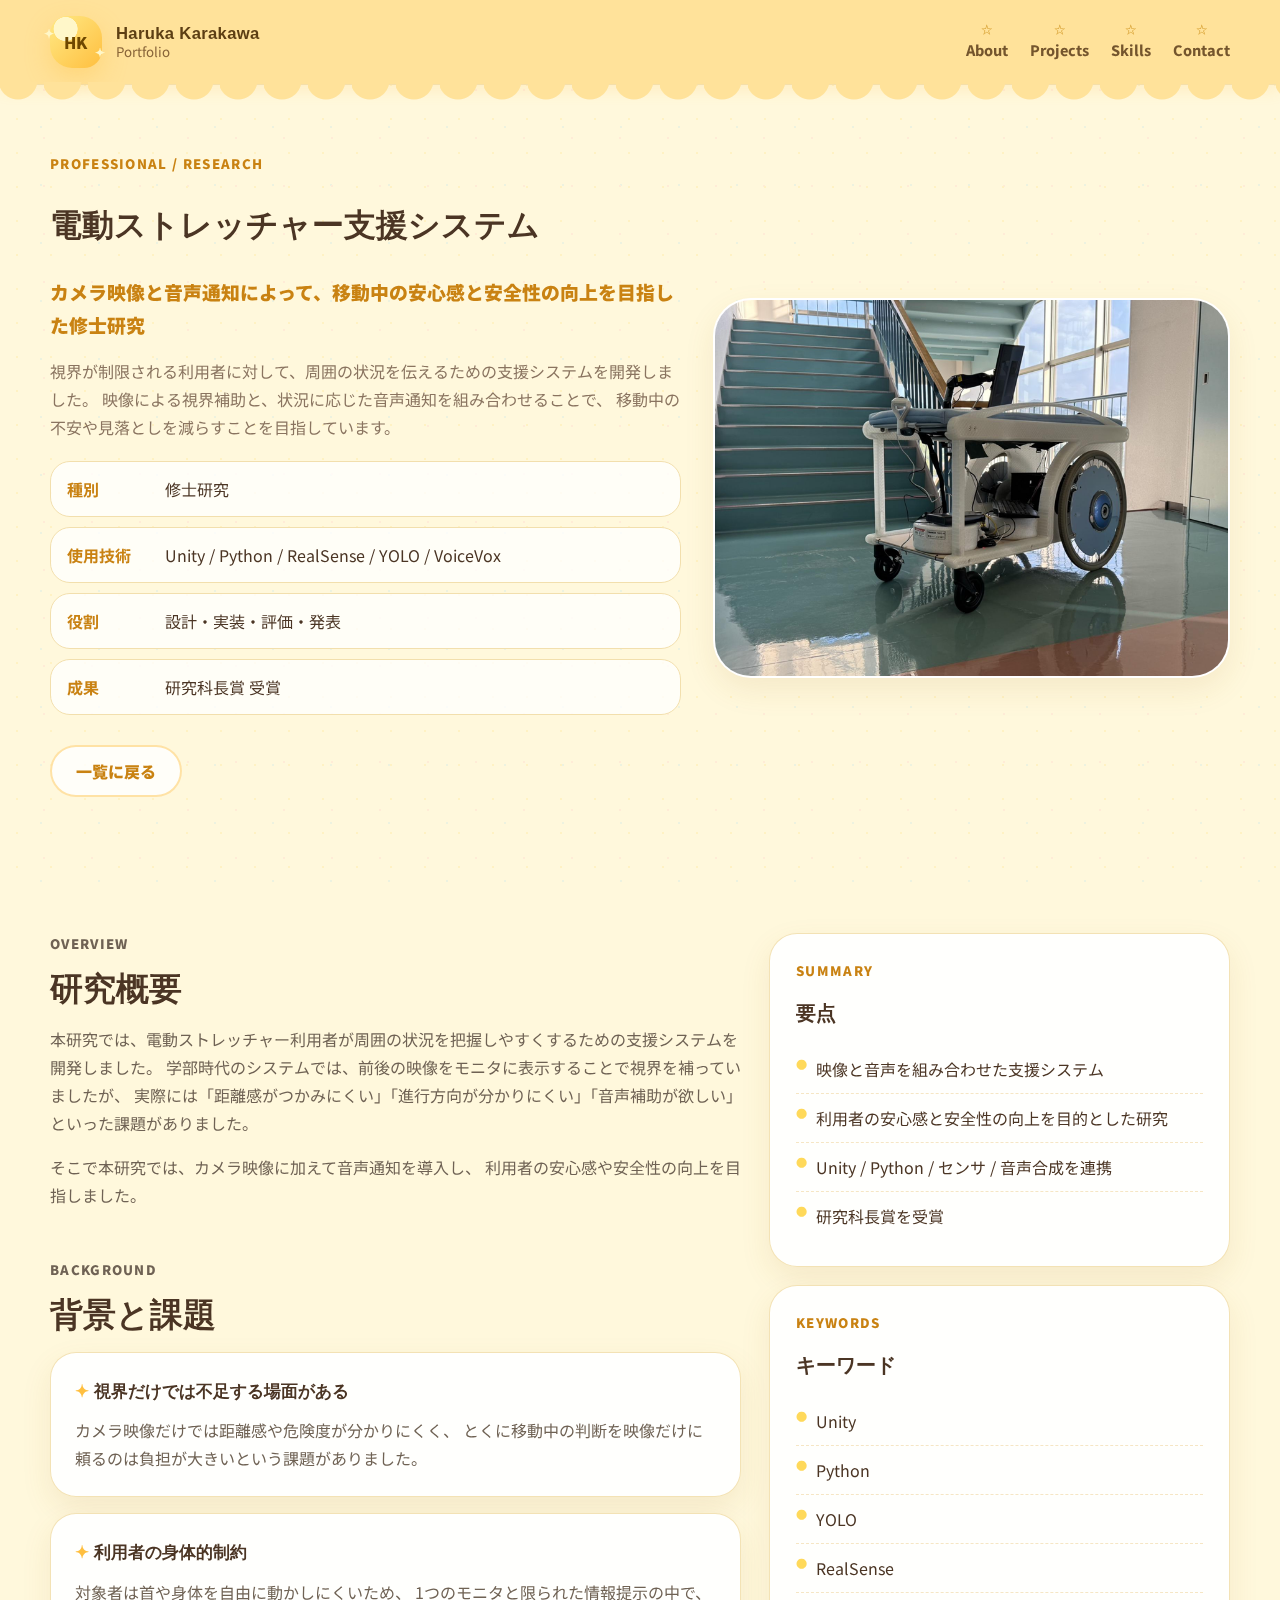
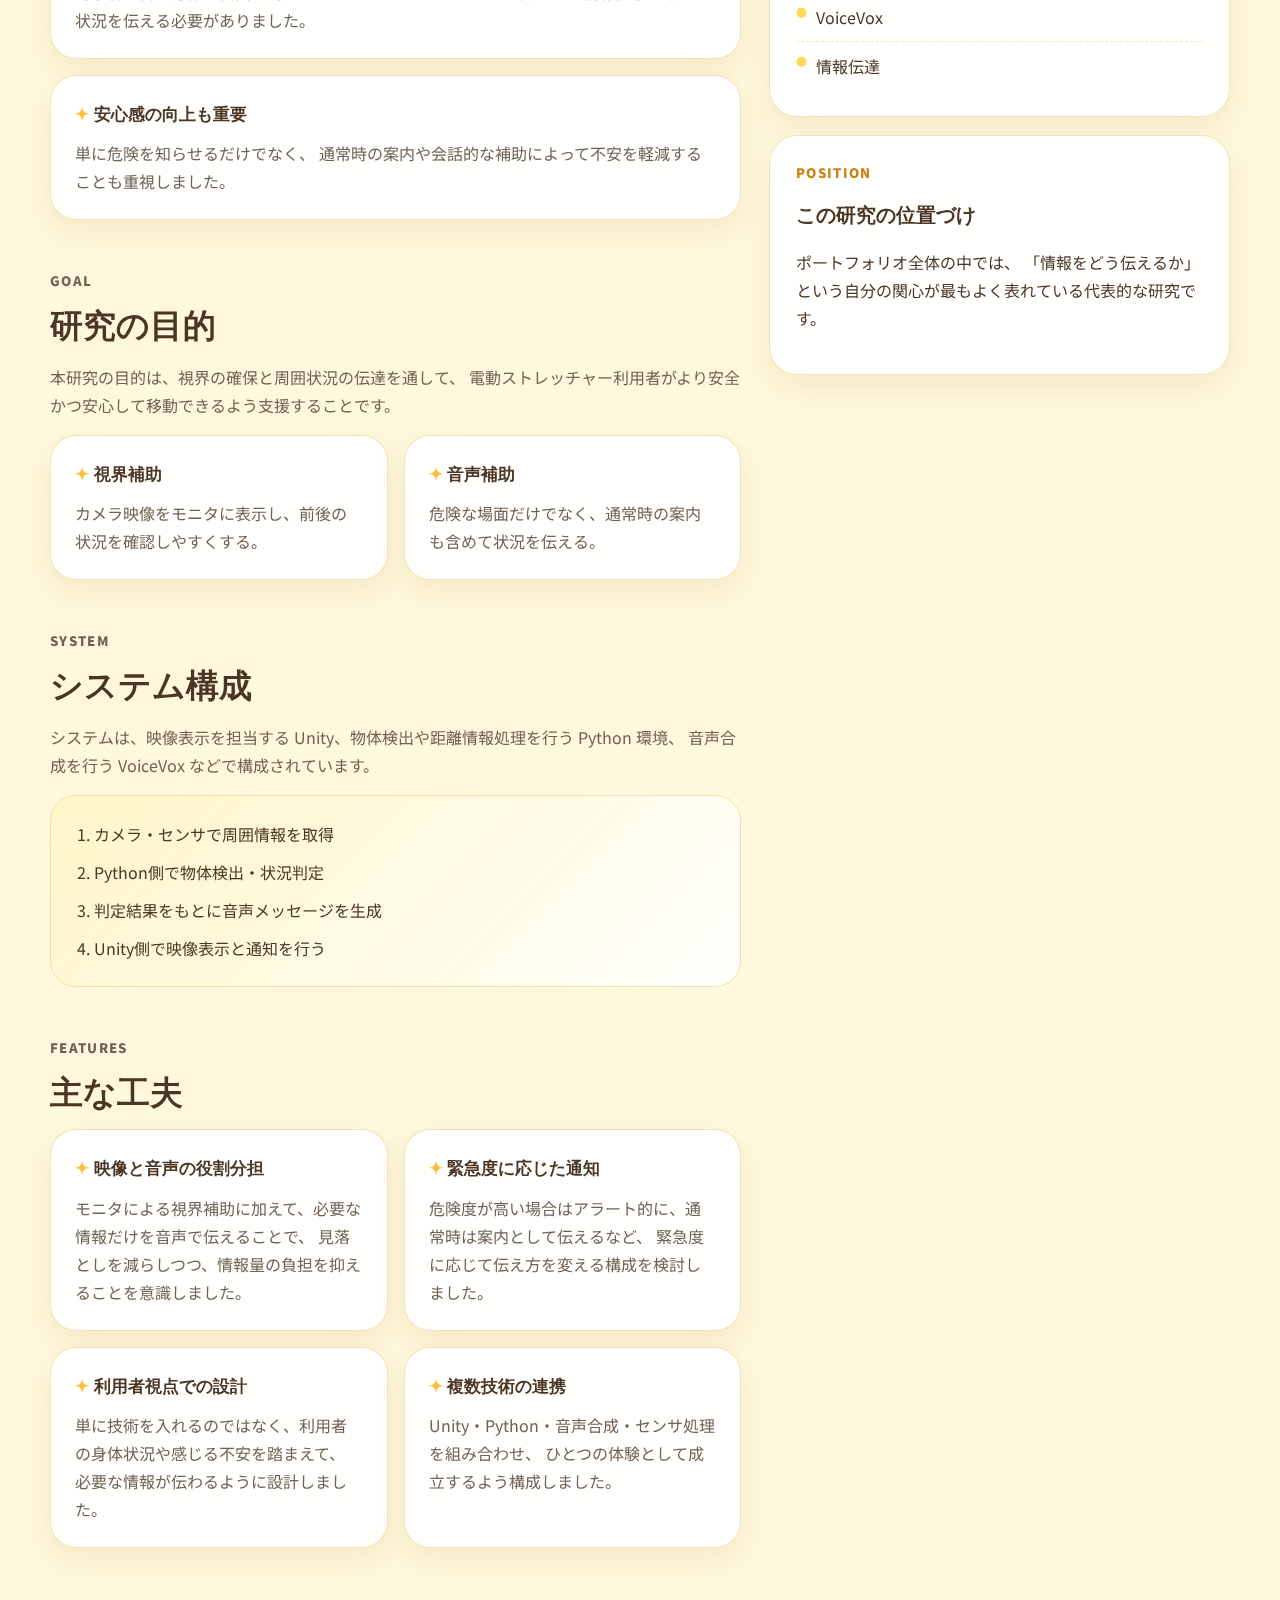
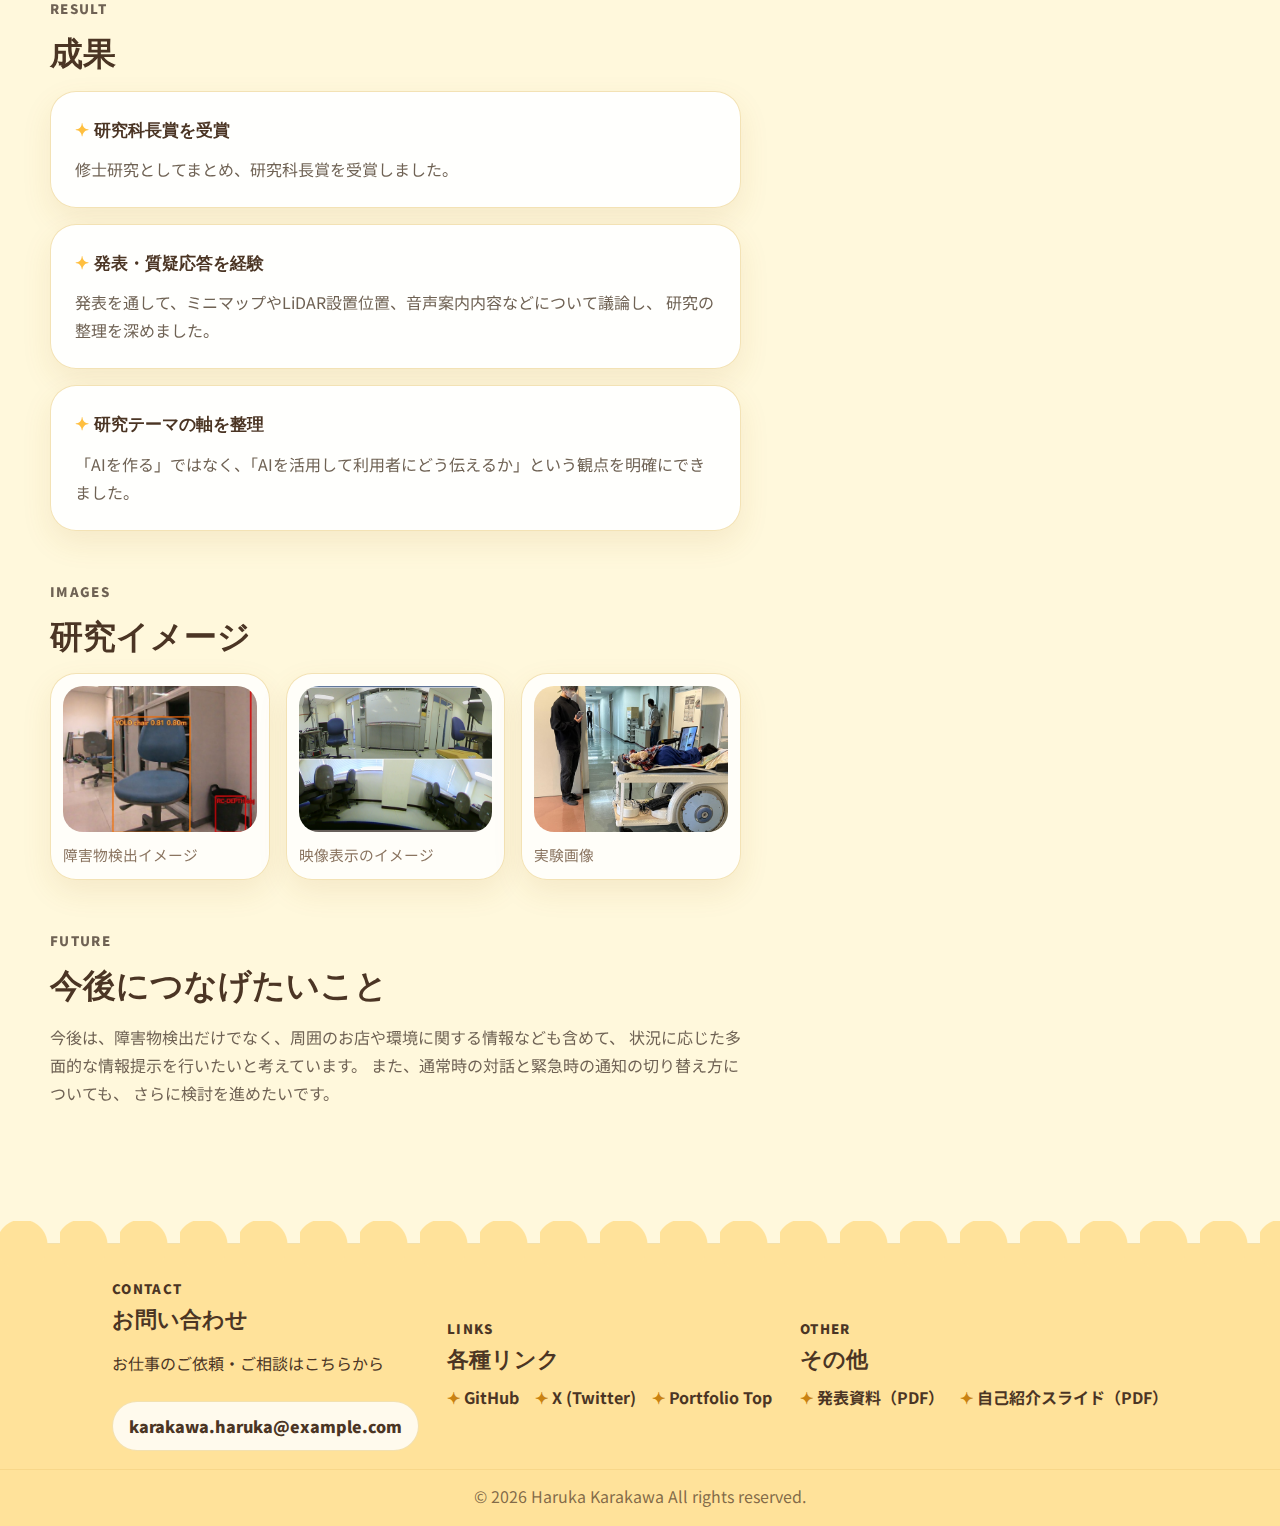
<file: stretcher-support.html>
<!DOCTYPE html>
<html lang="ja">
<head>
  <meta charset="UTF-8" />
  <meta name="viewport" content="width=device-width, initial-scale=1.0" />
  <title>電動ストレッチャー支援システム | Haruka Karakawa Portfolio</title>
  <meta name="description" content="カメラ映像と音声通知による電動ストレッチャー支援システムの研究紹介ページ" />
  <link rel="preconnect" href="https://fonts.googleapis.com">
  <link rel="preconnect" href="https://fonts.gstatic.com" crossorigin>
  <link href="https://fonts.googleapis.com/css2?family=Inter:wght@400;500;600;700;800&family=Noto+Sans+JP:wght@400;500;700;800&display=swap" rel="stylesheet">
  <link rel="stylesheet" href="./css/style.css" />
</head>
<body>
  <header class="site-header">
    <div class="container header-inner">
      <a href="./index.html" class="logo">
        <span class="logo-mark">HK</span>
        <span class="logo-text">
          <strong>Haruka Karakawa</strong>
          <small>Portfolio</small>
        </span>
      </a>

      <nav class="global-nav">
        <a href="./index.html#about">About</a>
        <a href="./index.html#projects">Projects</a>
        <a href="./index.html#skills">Skills</a>
        <a href="./index.html#contact">Contact</a>
      </nav>
    </div>
  </header>

  <main class="project-detail-page">
    <section class="project-hero">
      <div class="container project-hero-grid">
        <div class="project-hero-copy">
          <p class="section-label">PROFESSIONAL / RESEARCH</p>
          <h1>電動ストレッチャー支援システム</h1>
          <p class="project-hero-lead">
            カメラ映像と音声通知によって、移動中の安心感と安全性の向上を目指した修士研究
          </p>
          <p class="project-hero-description">
            視界が制限される利用者に対して、周囲の状況を伝えるための支援システムを開発しました。
            映像による視界補助と、状況に応じた音声通知を組み合わせることで、
            移動中の不安や見落としを減らすことを目指しています。
          </p>

          <ul class="project-meta-list">
            <li><strong>種別</strong><span>修士研究</span></li>
            <li><strong>使用技術</strong><span>Unity / Python / RealSense / YOLO / VoiceVox</span></li>
            <li><strong>役割</strong><span>設計・実装・評価・発表</span></li>
            <li><strong>成果</strong><span>研究科長賞 受賞</span></li>
          </ul>

          <div class="hero-actions">
            <a href="./index.html#projects" class="button button-secondary">一覧に戻る</a>
          </div>
        </div>

        <div class="project-hero-visual">
          <div class="project-hero-image">
            <img src="./images/project-stretcher.png" alt="電動ストレッチャー支援システム メイン画像" />
          </div>
        </div>
      </div>
    </section>

    <section class="section">
      <div class="container detail-grid">
        <article class="detail-main">
          <div class="detail-section">
            <p class="section-label">OVERVIEW</p>
            <h2>研究概要</h2>
            <p>
              本研究では、電動ストレッチャー利用者が周囲の状況を把握しやすくするための支援システムを開発しました。
              学部時代のシステムでは、前後の映像をモニタに表示することで視界を補っていましたが、
              実際には「距離感がつかみにくい」「進行方向が分かりにくい」「音声補助が欲しい」といった課題がありました。
            </p>
            <p>
              そこで本研究では、カメラ映像に加えて音声通知を導入し、
              利用者の安心感や安全性の向上を目指しました。
            </p>
          </div>

          <div class="detail-section">
            <p class="section-label">BACKGROUND</p>
            <h2>背景と課題</h2>
            <div class="detail-card-list">
              <div class="detail-card">
                <h3>視界だけでは不足する場面がある</h3>
                <p>
                  カメラ映像だけでは距離感や危険度が分かりにくく、
                  とくに移動中の判断を映像だけに頼るのは負担が大きいという課題がありました。
                </p>
              </div>

              <div class="detail-card">
                <h3>利用者の身体的制約</h3>
                <p>
                  対象者は首や身体を自由に動かしにくいため、
                  1つのモニタと限られた情報提示の中で、状況を伝える必要がありました。
                </p>
              </div>

              <div class="detail-card">
                <h3>安心感の向上も重要</h3>
                <p>
                  単に危険を知らせるだけでなく、
                  通常時の案内や会話的な補助によって不安を軽減することも重視しました。
                </p>
              </div>
            </div>
          </div>

          <div class="detail-section">
            <p class="section-label">GOAL</p>
            <h2>研究の目的</h2>
            <p>
              本研究の目的は、視界の確保と周囲状況の伝達を通して、
              電動ストレッチャー利用者がより安全かつ安心して移動できるよう支援することです。
            </p>
            <div class="detail-card-list two">
              <div class="detail-card">
                <h3>視界補助</h3>
                <p>カメラ映像をモニタに表示し、前後の状況を確認しやすくする。</p>
              </div>
              <div class="detail-card">
                <h3>音声補助</h3>
                <p>危険な場面だけでなく、通常時の案内も含めて状況を伝える。</p>
              </div>
            </div>
          </div>

          <div class="detail-section">
            <p class="section-label">SYSTEM</p>
            <h2>システム構成</h2>
            <p>
              システムは、映像表示を担当する Unity、物体検出や距離情報処理を行う Python 環境、
              音声合成を行う VoiceVox などで構成されています。
            </p>

            <div class="flow-box">
              <ol class="flow-list">
                <li>カメラ・センサで周囲情報を取得</li>
                <li>Python側で物体検出・状況判定</li>
                <li>判定結果をもとに音声メッセージを生成</li>
                <li>Unity側で映像表示と通知を行う</li>
              </ol>
            </div>
          </div>

          <div class="detail-section">
            <p class="section-label">FEATURES</p>
            <h2>主な工夫</h2>
            <div class="detail-card-list two">
              <div class="detail-card">
                <h3>映像と音声の役割分担</h3>
                <p>
                  モニタによる視界補助に加えて、必要な情報だけを音声で伝えることで、
                  見落としを減らしつつ、情報量の負担を抑えることを意識しました。
                </p>
              </div>

              <div class="detail-card">
                <h3>緊急度に応じた通知</h3>
                <p>
                  危険度が高い場合はアラート的に、通常時は案内として伝えるなど、
                  緊急度に応じて伝え方を変える構成を検討しました。
                </p>
              </div>

              <div class="detail-card">
                <h3>利用者視点での設計</h3>
                <p>
                  単に技術を入れるのではなく、利用者の身体状況や感じる不安を踏まえて、
                  必要な情報が伝わるように設計しました。
                </p>
              </div>

              <div class="detail-card">
                <h3>複数技術の連携</h3>
                <p>
                  Unity・Python・音声合成・センサ処理を組み合わせ、
                  ひとつの体験として成立するよう構成しました。
                </p>
              </div>
            </div>
          </div>

          <div class="detail-section">
            <p class="section-label">RESULT</p>
            <h2>成果</h2>
            <div class="detail-card-list">
              <div class="detail-card">
                <h3>研究科長賞を受賞</h3>
                <p>
                  修士研究としてまとめ、研究科長賞を受賞しました。
                </p>
              </div>
              <div class="detail-card">
                <h3>発表・質疑応答を経験</h3>
                <p>
                  発表を通して、ミニマップやLiDAR設置位置、音声案内内容などについて議論し、
                  研究の整理を深めました。
                </p>
              </div>
              <div class="detail-card">
                <h3>研究テーマの軸を整理</h3>
                <p>
                  「AIを作る」ではなく、「AIを活用して利用者にどう伝えるか」という観点を明確にできました。
                </p>
              </div>
            </div>
          </div>

          <div class="detail-section">
            <p class="section-label">IMAGES</p>
            <h2>研究イメージ</h2>
            <div class="detail-image-grid">
              <figure class="detail-image-card">
                <img src="./images/project-stretcher-detail-01.png" alt="障害物検出イメージ" />
                <figcaption>障害物検出イメージ</figcaption>
              </figure>
              <figure class="detail-image-card">
                <img src="./images/project-stretcher-detail-02.png" alt="映像表示のイメージ" />
                <figcaption>映像表示のイメージ</figcaption>
              </figure>
              <figure class="detail-image-card">
                <img src="./images/project-stretcher-detail-03.png" alt="実験画像" />
                <figcaption>実験画像</figcaption>
              </figure>
            </div>
          </div>

          <div class="detail-section">
            <p class="section-label">FUTURE</p>
            <h2>今後につなげたいこと</h2>
            <p>
              今後は、障害物検出だけでなく、周囲のお店や環境に関する情報なども含めて、
              状況に応じた多面的な情報提示を行いたいと考えています。
              また、通常時の対話と緊急時の通知の切り替え方についても、
              さらに検討を進めたいです。
            </p>
          </div>
        </article>

        <aside class="detail-side">
          <div class="side-card">
            <p class="section-label">SUMMARY</p>
            <h2>要点</h2>
            <ul class="side-list">
              <li>映像と音声を組み合わせた支援システム</li>
              <li>利用者の安心感と安全性の向上を目的とした研究</li>
              <li>Unity / Python / センサ / 音声合成を連携</li>
              <li>研究科長賞を受賞</li>
            </ul>
          </div>

          <div class="side-card">
            <p class="section-label">KEYWORDS</p>
            <h2>キーワード</h2>
            <ul class="side-link-list">
              <li><span>Unity</span></li>
              <li><span>Python</span></li>
              <li><span>YOLO</span></li>
              <li><span>RealSense</span></li>
              <li><span>VoiceVox</span></li>
              <li><span>情報伝達</span></li>
            </ul>
          </div>

          <div class="side-card">
            <p class="section-label">POSITION</p>
            <h2>この研究の位置づけ</h2>
            <p>
              ポートフォリオ全体の中では、
              「情報をどう伝えるか」という自分の関心が最もよく表れている代表的な研究です。
            </p>
          </div>
        </aside>
      </div>
    </section>
  </main>

  <footer id="contact" class="site-footer">
    <div class="container footer-grid">
      <section>
        <p class="footer-label">CONTACT</p>
        <h2>お問い合わせ</h2>
        <p>お仕事のご依頼・ご相談はこちらから</p>
        <a href="mailto:karakawa.haruka@example.com" class="footer-mail">karakawa.haruka@example.com</a>
      </section>

      <section>
        <p class="footer-label">LINKS</p>
        <h2>各種リンク</h2>
        <ul class="footer-links">
          <li><a href="#">GitHub</a></li>
          <li><a href="#">X (Twitter)</a></li>
          <li><a href="./index.html">Portfolio Top</a></li>
        </ul>
      </section>

      <section>
        <p class="footer-label">OTHER</p>
        <h2>その他</h2>
        <ul class="footer-links">
          <li><a href="#">発表資料（PDF）</a></li>
          <li><a href="#">自己紹介スライド（PDF）</a></li>
        </ul>
      </section>
    </div>

    <div class="footer-bottom">
      <p>© 2026 Haruka Karakawa All rights reserved.</p>
    </div>
  </footer>
</body>
</html>
</file>
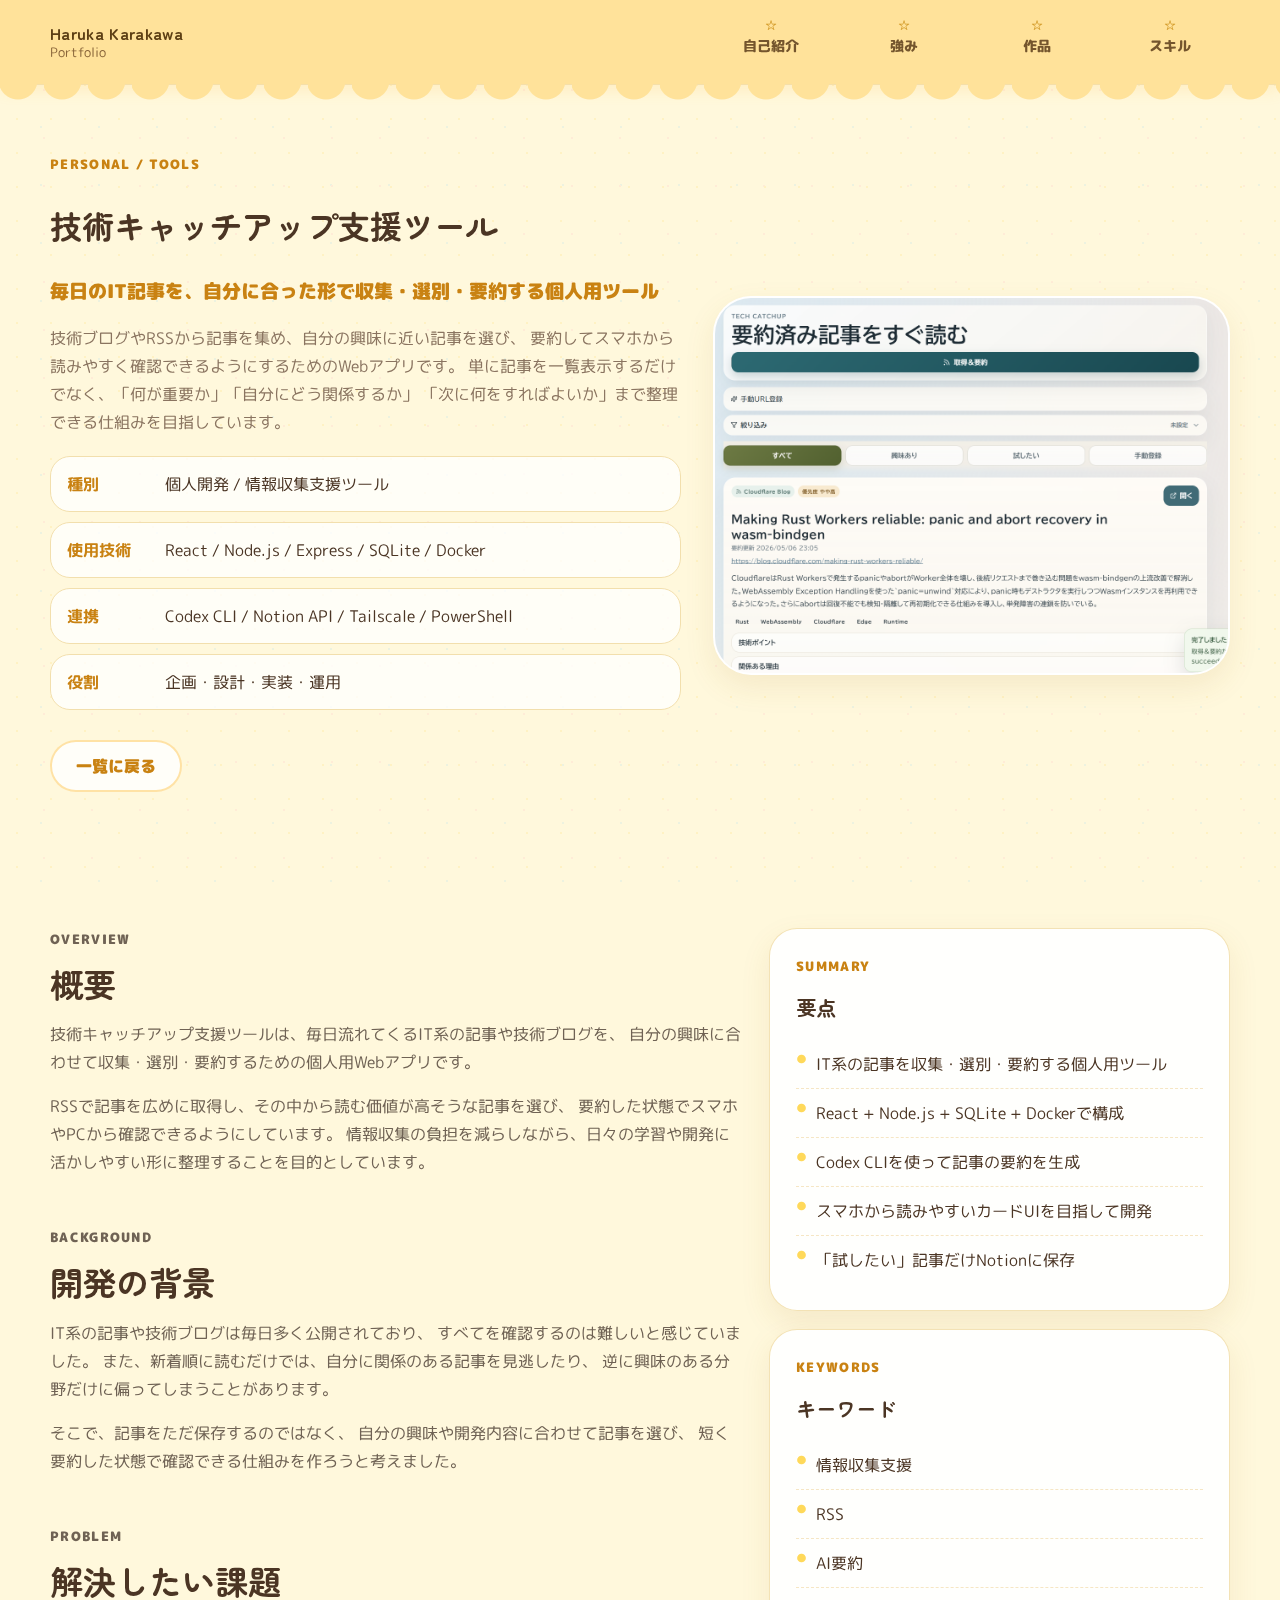
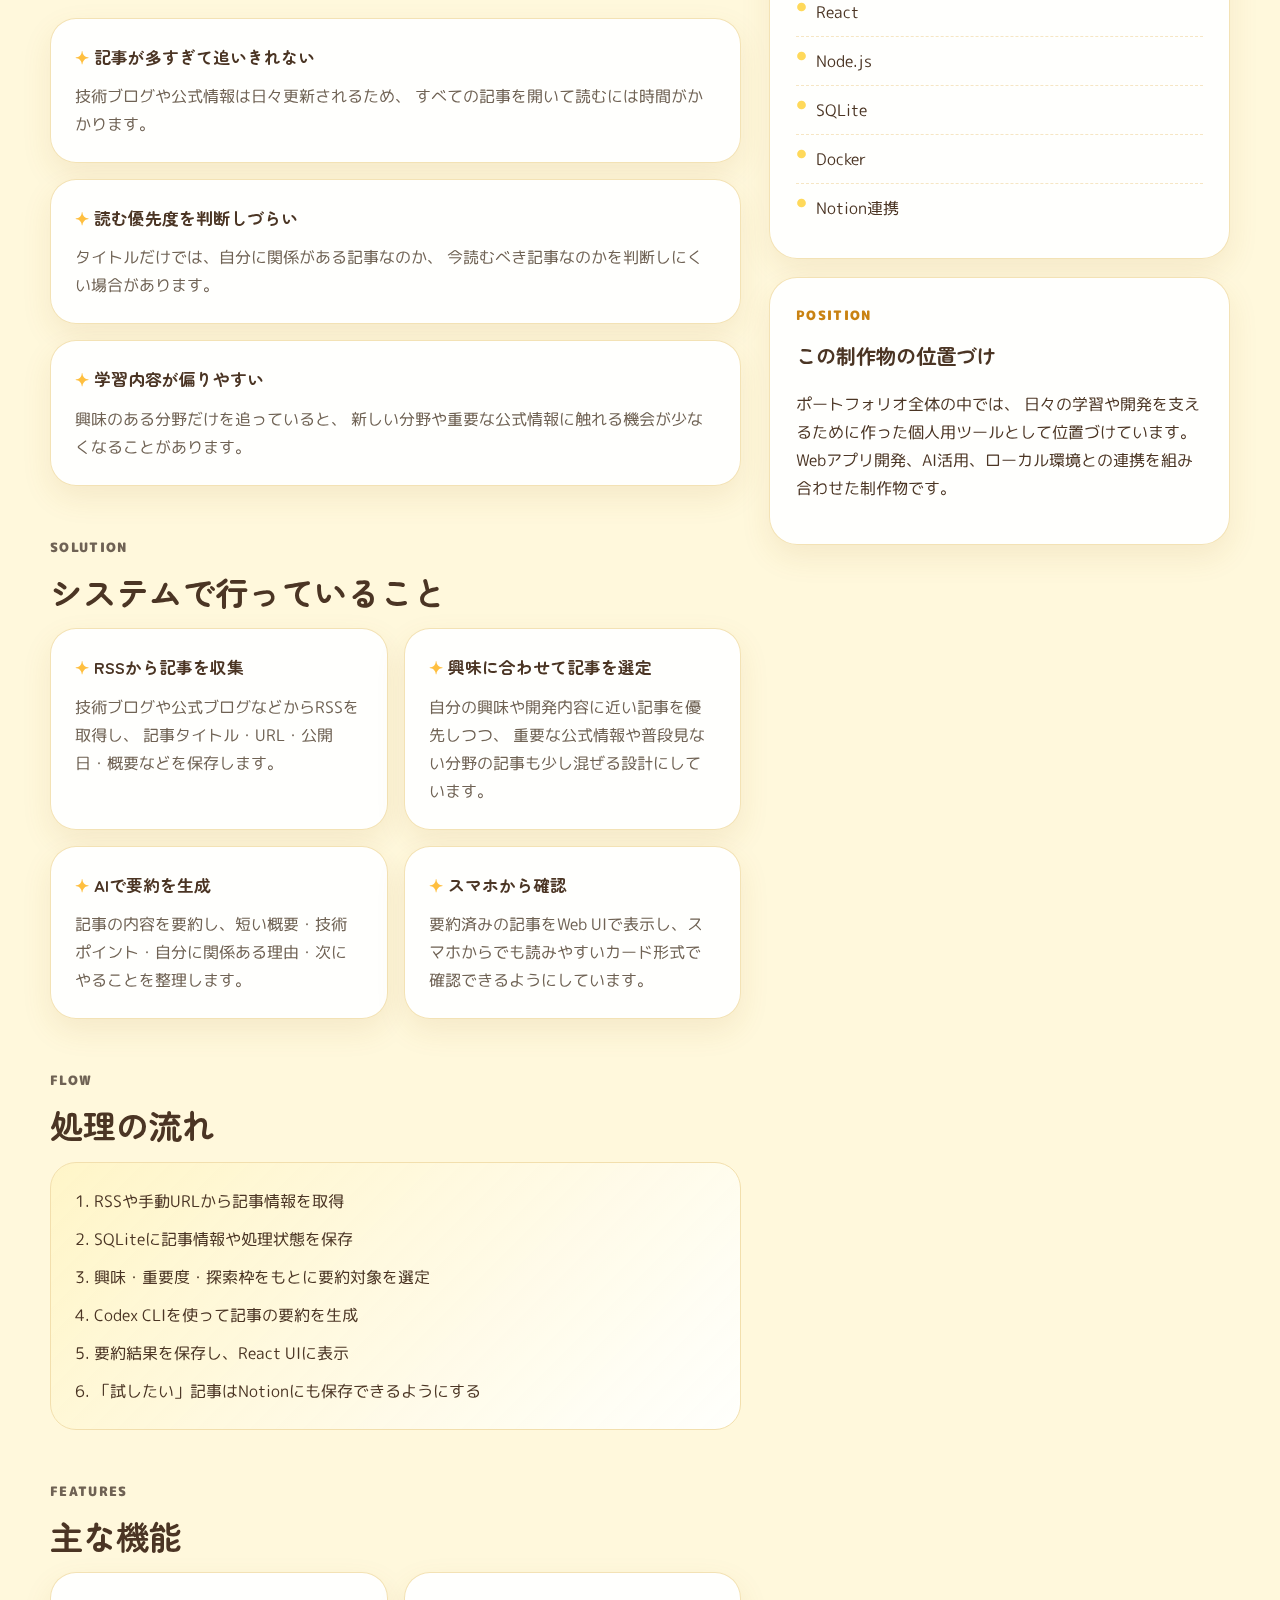
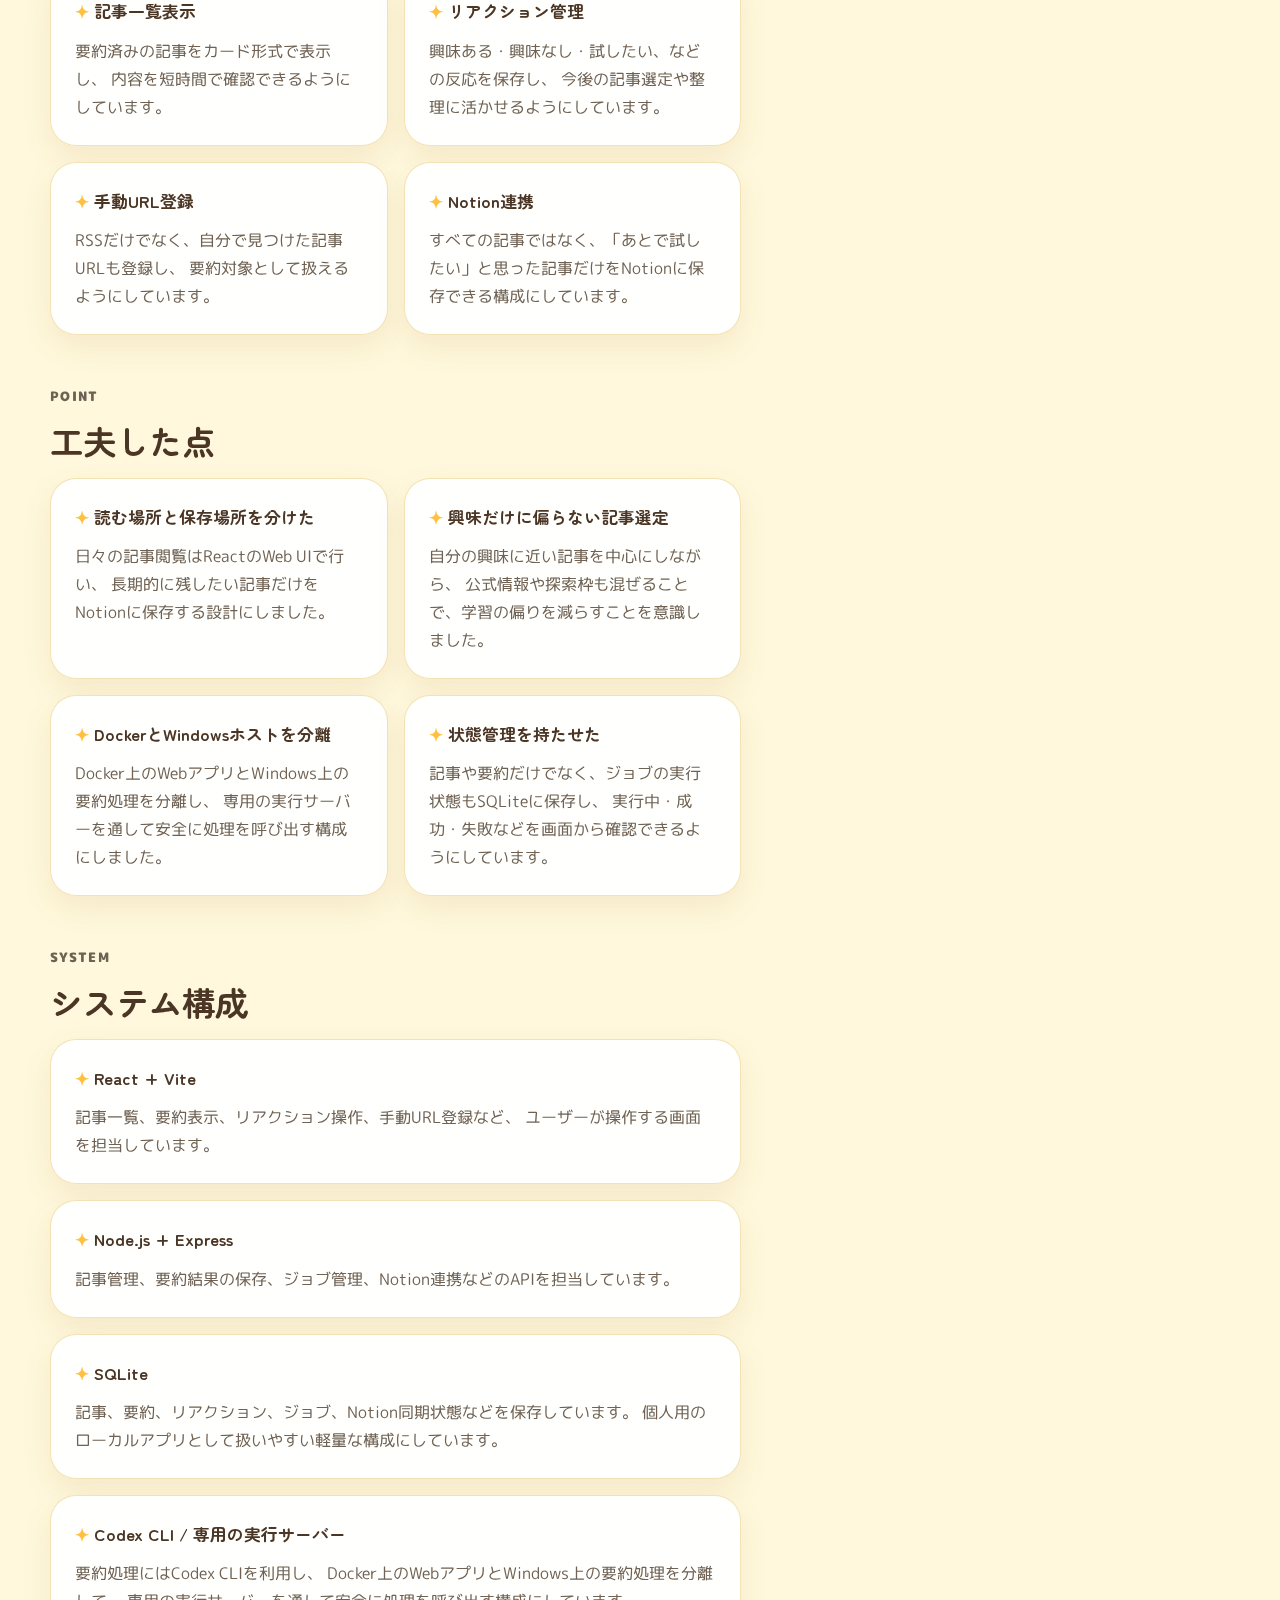
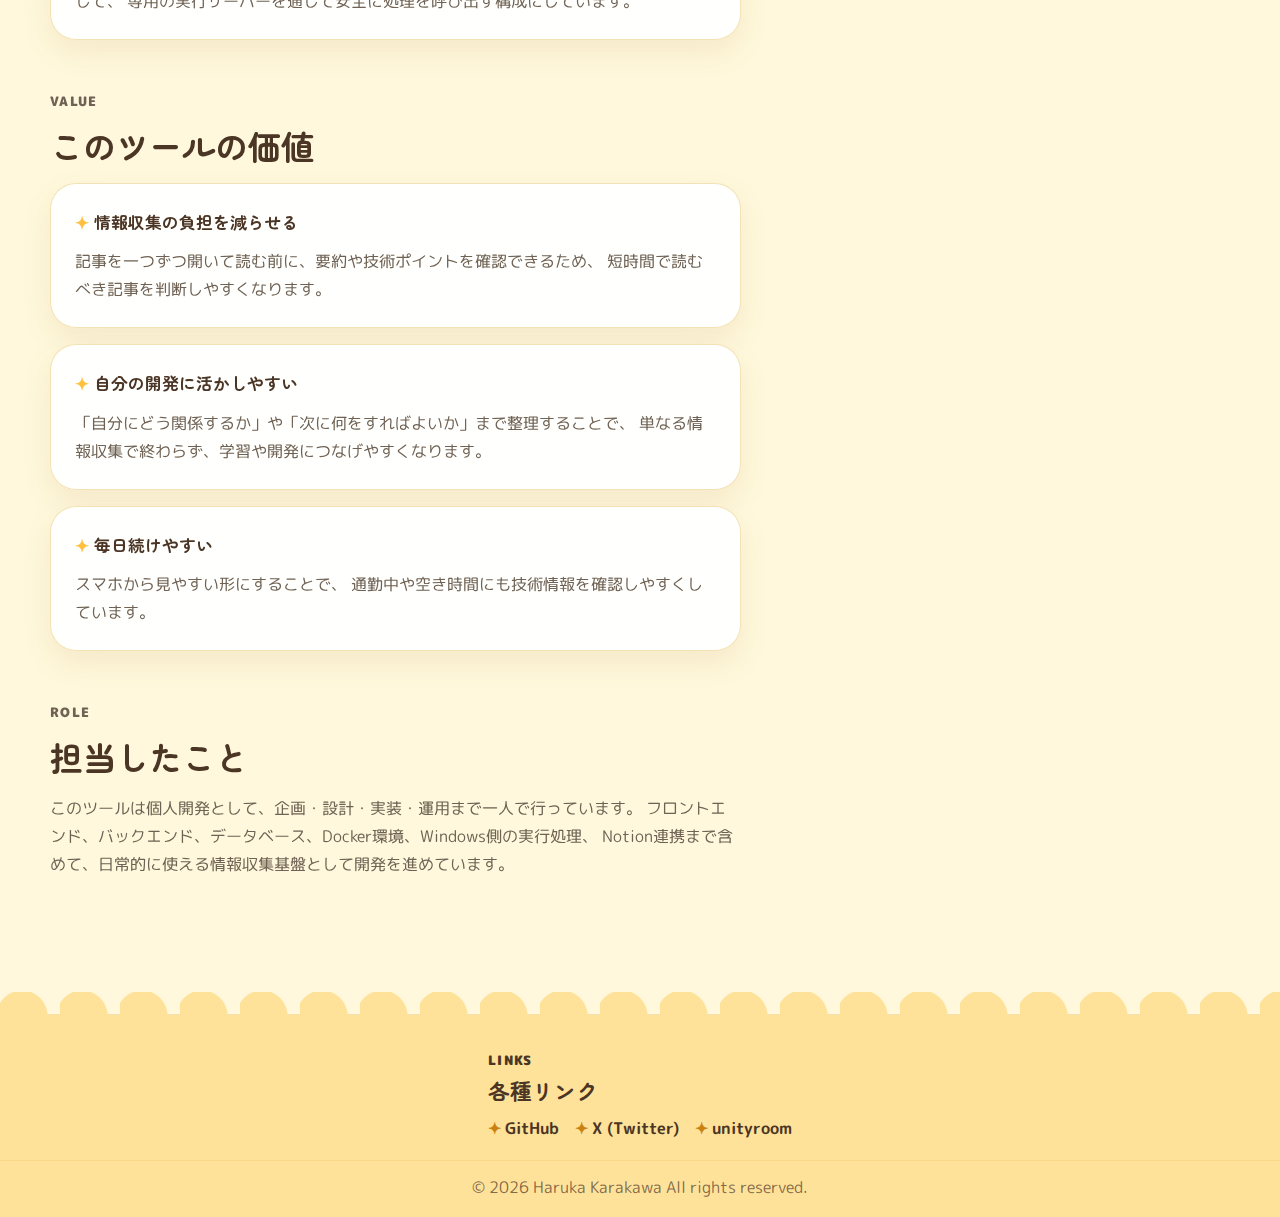
<file: tech-catchup.html>
<!DOCTYPE html>
<html lang="ja">
<head>
  <meta charset="UTF-8" />
  <meta name="viewport" content="width=device-width, initial-scale=1.0" />
  <title>技術キャッチアップ支援ツール | Haruka Karakawa Portfolio</title>
  <meta name="description" content="RSSや技術ブログの記事を収集し、自分の興味に合わせて選別・要約する個人用の情報収集支援ツール" />
  <link rel="preconnect" href="https://fonts.googleapis.com">
  <link rel="preconnect" href="https://fonts.gstatic.com" crossorigin>
  <link href="https://fonts.googleapis.com/css2?family=M+PLUS+Rounded+1c:wght@400;500;700;800&family=Zen+Maru+Gothic:wght@500;700;900&display=swap" rel="stylesheet">
  <link rel="stylesheet" href="./css/style.css" />
</head>

<body data-page="detail">
  <div id="header-placeholder"></div>

  <main class="project-detail-page">
    <section class="project-hero">
      <div class="container project-hero-grid">
        <div class="project-hero-copy">
          <p class="section-label">PERSONAL / TOOLS</p>
          <h1>技術キャッチアップ支援ツール</h1>

          <p class="project-hero-lead">
            毎日のIT記事を、自分に合った形で収集・選別・要約する個人用ツール
          </p>

          <p class="project-hero-description">
            技術ブログやRSSから記事を集め、自分の興味に近い記事を選び、
            要約してスマホから読みやすく確認できるようにするためのWebアプリです。
            単に記事を一覧表示するだけでなく、「何が重要か」「自分にどう関係するか」
            「次に何をすればよいか」まで整理できる仕組みを目指しています。
          </p>

          <ul class="project-meta-list">
            <li><strong>種別</strong><span>個人開発 / 情報収集支援ツール</span></li>
            <li><strong>使用技術</strong><span>React / Node.js / Express / SQLite / Docker</span></li>
            <li><strong>連携</strong><span>Codex CLI / Notion API / Tailscale / PowerShell</span></li>
            <li><strong>役割</strong><span>企画・設計・実装・運用</span></li>
          </ul>

          <div class="hero-actions">
            <a href="./index.html#projects" class="button button-secondary">一覧に戻る</a>
          </div>
        </div>

        <div class="project-hero-visual">
          <div class="project-hero-image">
            <img src="./images/project-tech-catchup.png" alt="技術キャッチアップ支援ツール メイン画像" />
          </div>
        </div>
      </div>
    </section>

    <section class="section">
      <div class="container detail-grid">
        <article class="detail-main">

          <div class="detail-section">
            <p class="section-label">OVERVIEW</p>
            <h2>概要</h2>
            <p>
              技術キャッチアップ支援ツールは、毎日流れてくるIT系の記事や技術ブログを、
              自分の興味に合わせて収集・選別・要約するための個人用Webアプリです。
            </p>
            <p>
              RSSで記事を広めに取得し、その中から読む価値が高そうな記事を選び、
              要約した状態でスマホやPCから確認できるようにしています。
              情報収集の負担を減らしながら、日々の学習や開発に活かしやすい形に整理することを目的としています。
            </p>
          </div>

          <div class="detail-section">
            <p class="section-label">BACKGROUND</p>
            <h2>開発の背景</h2>
            <p>
              IT系の記事や技術ブログは毎日多く公開されており、
              すべてを確認するのは難しいと感じていました。
              また、新着順に読むだけでは、自分に関係のある記事を見逃したり、
              逆に興味のある分野だけに偏ってしまうことがあります。
            </p>
            <p>
              そこで、記事をただ保存するのではなく、
              自分の興味や開発内容に合わせて記事を選び、
              短く要約した状態で確認できる仕組みを作ろうと考えました。
            </p>
          </div>

          <div class="detail-section">
            <p class="section-label">PROBLEM</p>
            <h2>解決したい課題</h2>

            <div class="detail-card-list">
              <div class="detail-card">
                <h3>記事が多すぎて追いきれない</h3>
                <p>
                  技術ブログや公式情報は日々更新されるため、
                  すべての記事を開いて読むには時間がかかります。
                </p>
              </div>

              <div class="detail-card">
                <h3>読む優先度を判断しづらい</h3>
                <p>
                  タイトルだけでは、自分に関係がある記事なのか、
                  今読むべき記事なのかを判断しにくい場合があります。
                </p>
              </div>

              <div class="detail-card">
                <h3>学習内容が偏りやすい</h3>
                <p>
                  興味のある分野だけを追っていると、
                  新しい分野や重要な公式情報に触れる機会が少なくなることがあります。
                </p>
              </div>
            </div>
          </div>

          <div class="detail-section">
            <p class="section-label">SOLUTION</p>
            <h2>システムで行っていること</h2>

            <div class="detail-card-list two">
              <div class="detail-card">
                <h3>RSSから記事を収集</h3>
                <p>
                  技術ブログや公式ブログなどからRSSを取得し、
                  記事タイトル・URL・公開日・概要などを保存します。
                </p>
              </div>

              <div class="detail-card">
                <h3>興味に合わせて記事を選定</h3>
                <p>
                  自分の興味や開発内容に近い記事を優先しつつ、
                  重要な公式情報や普段見ない分野の記事も少し混ぜる設計にしています。
                </p>
              </div>

              <div class="detail-card">
                <h3>AIで要約を生成</h3>
                <p>
                  記事の内容を要約し、短い概要・技術ポイント・自分に関係ある理由・次にやることを整理します。
                </p>
              </div>

              <div class="detail-card">
                <h3>スマホから確認</h3>
                <p>
                  要約済みの記事をWeb UIで表示し、スマホからでも読みやすいカード形式で確認できるようにしています。
                </p>
              </div>
            </div>
          </div>

          <div class="detail-section">
            <p class="section-label">FLOW</p>
            <h2>処理の流れ</h2>

            <div class="flow-box">
              <ol class="flow-list">
                <li>RSSや手動URLから記事情報を取得</li>
                <li>SQLiteに記事情報や処理状態を保存</li>
                <li>興味・重要度・探索枠をもとに要約対象を選定</li>
                <li>Codex CLIを使って記事の要約を生成</li>
                <li>要約結果を保存し、React UIに表示</li>
                <li>「試したい」記事はNotionにも保存できるようにする</li>
              </ol>
            </div>
          </div>

          <div class="detail-section">
            <p class="section-label">FEATURES</p>
            <h2>主な機能</h2>

            <div class="detail-card-list two">
              <div class="detail-card">
                <h3>記事一覧表示</h3>
                <p>
                  要約済みの記事をカード形式で表示し、
                  内容を短時間で確認できるようにしています。
                </p>
              </div>

              <div class="detail-card">
                <h3>リアクション管理</h3>
                <p>
                  興味ある・興味なし・試したい、などの反応を保存し、
                  今後の記事選定や整理に活かせるようにしています。
                </p>
              </div>

              <div class="detail-card">
                <h3>手動URL登録</h3>
                <p>
                  RSSだけでなく、自分で見つけた記事URLも登録し、
                  要約対象として扱えるようにしています。
                </p>
              </div>

              <div class="detail-card">
                <h3>Notion連携</h3>
                <p>
                  すべての記事ではなく、「あとで試したい」と思った記事だけをNotionに保存できる構成にしています。
                </p>
              </div>
            </div>
          </div>

          <div class="detail-section">
            <p class="section-label">POINT</p>
            <h2>工夫した点</h2>

            <div class="detail-card-list two">
              <div class="detail-card">
                <h3>読む場所と保存場所を分けた</h3>
                <p>
                  日々の記事閲覧はReactのWeb UIで行い、
                  長期的に残したい記事だけをNotionに保存する設計にしました。
                </p>
              </div>

              <div class="detail-card">
                <h3>興味だけに偏らない記事選定</h3>
                <p>
                  自分の興味に近い記事を中心にしながら、
                  公式情報や探索枠も混ぜることで、学習の偏りを減らすことを意識しました。
                </p>
              </div>

              <div class="detail-card">
                <h3>DockerとWindowsホストを分離</h3>
                <p>
                Docker上のWebアプリとWindows上の要約処理を分離し、
                専用の実行サーバーを通して安全に処理を呼び出す構成にしました。
                </p>
              </div>

              <div class="detail-card">
                <h3>状態管理を持たせた</h3>
                <p>
                  記事や要約だけでなく、ジョブの実行状態もSQLiteに保存し、
                  実行中・成功・失敗などを画面から確認できるようにしています。
                </p>
              </div>
            </div>
          </div>

          <div class="detail-section">
            <p class="section-label">SYSTEM</p>
            <h2>システム構成</h2>

            <div class="detail-card-list">
              <div class="detail-card">
                <h3>React + Vite</h3>
                <p>
                  記事一覧、要約表示、リアクション操作、手動URL登録など、
                  ユーザーが操作する画面を担当しています。
                </p>
              </div>

              <div class="detail-card">
                <h3>Node.js + Express</h3>
                <p>
                  記事管理、要約結果の保存、ジョブ管理、Notion連携などのAPIを担当しています。
                </p>
              </div>

              <div class="detail-card">
                <h3>SQLite</h3>
                <p>
                  記事、要約、リアクション、ジョブ、Notion同期状態などを保存しています。
                  個人用のローカルアプリとして扱いやすい軽量な構成にしています。
                </p>
              </div>
              <div class="detail-card">
                <h3>Codex CLI / 専用の実行サーバー</h3>
                <p>
                  要約処理にはCodex CLIを利用し、
                  Docker上のWebアプリとWindows上の要約処理を分離して、
                  専用の実行サーバーを通して安全に処理を呼び出す構成にしています。
                </p>
              </div>
            </div>
          </div>

          <div class="detail-section">
            <p class="section-label">VALUE</p>
            <h2>このツールの価値</h2>

            <div class="detail-card-list">
              <div class="detail-card">
                <h3>情報収集の負担を減らせる</h3>
                <p>
                  記事を一つずつ開いて読む前に、要約や技術ポイントを確認できるため、
                  短時間で読むべき記事を判断しやすくなります。
                </p>
              </div>

              <div class="detail-card">
                <h3>自分の開発に活かしやすい</h3>
                <p>
                  「自分にどう関係するか」や「次に何をすればよいか」まで整理することで、
                  単なる情報収集で終わらず、学習や開発につなげやすくなります。
                </p>
              </div>

              <div class="detail-card">
                <h3>毎日続けやすい</h3>
                <p>
                  スマホから見やすい形にすることで、
                  通勤中や空き時間にも技術情報を確認しやすくしています。
                </p>
              </div>
            </div>
          </div>

          <div class="detail-section">
            <p class="section-label">ROLE</p>
            <h2>担当したこと</h2>
            <p>
              このツールは個人開発として、企画・設計・実装・運用まで一人で行っています。
              フロントエンド、バックエンド、データベース、Docker環境、Windows側の実行処理、
              Notion連携まで含めて、日常的に使える情報収集基盤として開発を進めています。
            </p>
          </div>

        </article>

        <aside class="detail-side">
          <div class="side-card">
            <p class="section-label">SUMMARY</p>
            <h2>要点</h2>
            <ul class="side-list">
              <li>IT系の記事を収集・選別・要約する個人用ツール</li>
              <li>React + Node.js + SQLite + Dockerで構成</li>
              <li>Codex CLIを使って記事の要約を生成</li>
              <li>スマホから読みやすいカードUIを目指して開発</li>
              <li>「試したい」記事だけNotionに保存</li>
            </ul>
          </div>

          <div class="side-card">
            <p class="section-label">KEYWORDS</p>
            <h2>キーワード</h2>
            <ul class="side-link-list">
              <li><span>情報収集支援</span></li>
              <li><span>RSS</span></li>
              <li><span>AI要約</span></li>
              <li><span>React</span></li>
              <li><span>Node.js</span></li>
              <li><span>SQLite</span></li>
              <li><span>Docker</span></li>
              <li><span>Notion連携</span></li>
            </ul>
          </div>

          <div class="side-card">
            <p class="section-label">POSITION</p>
            <h2>この制作物の位置づけ</h2>
            <p>
              ポートフォリオ全体の中では、
              日々の学習や開発を支えるために作った個人用ツールとして位置づけています。
              Webアプリ開発、AI活用、ローカル環境との連携を組み合わせた制作物です。
            </p>
          </div>
        </aside>
      </div>
    </section>
  </main>

  <div id="footer-placeholder"></div>
  <script src="./js/include.js"></script>
</body>
</html>
</file>
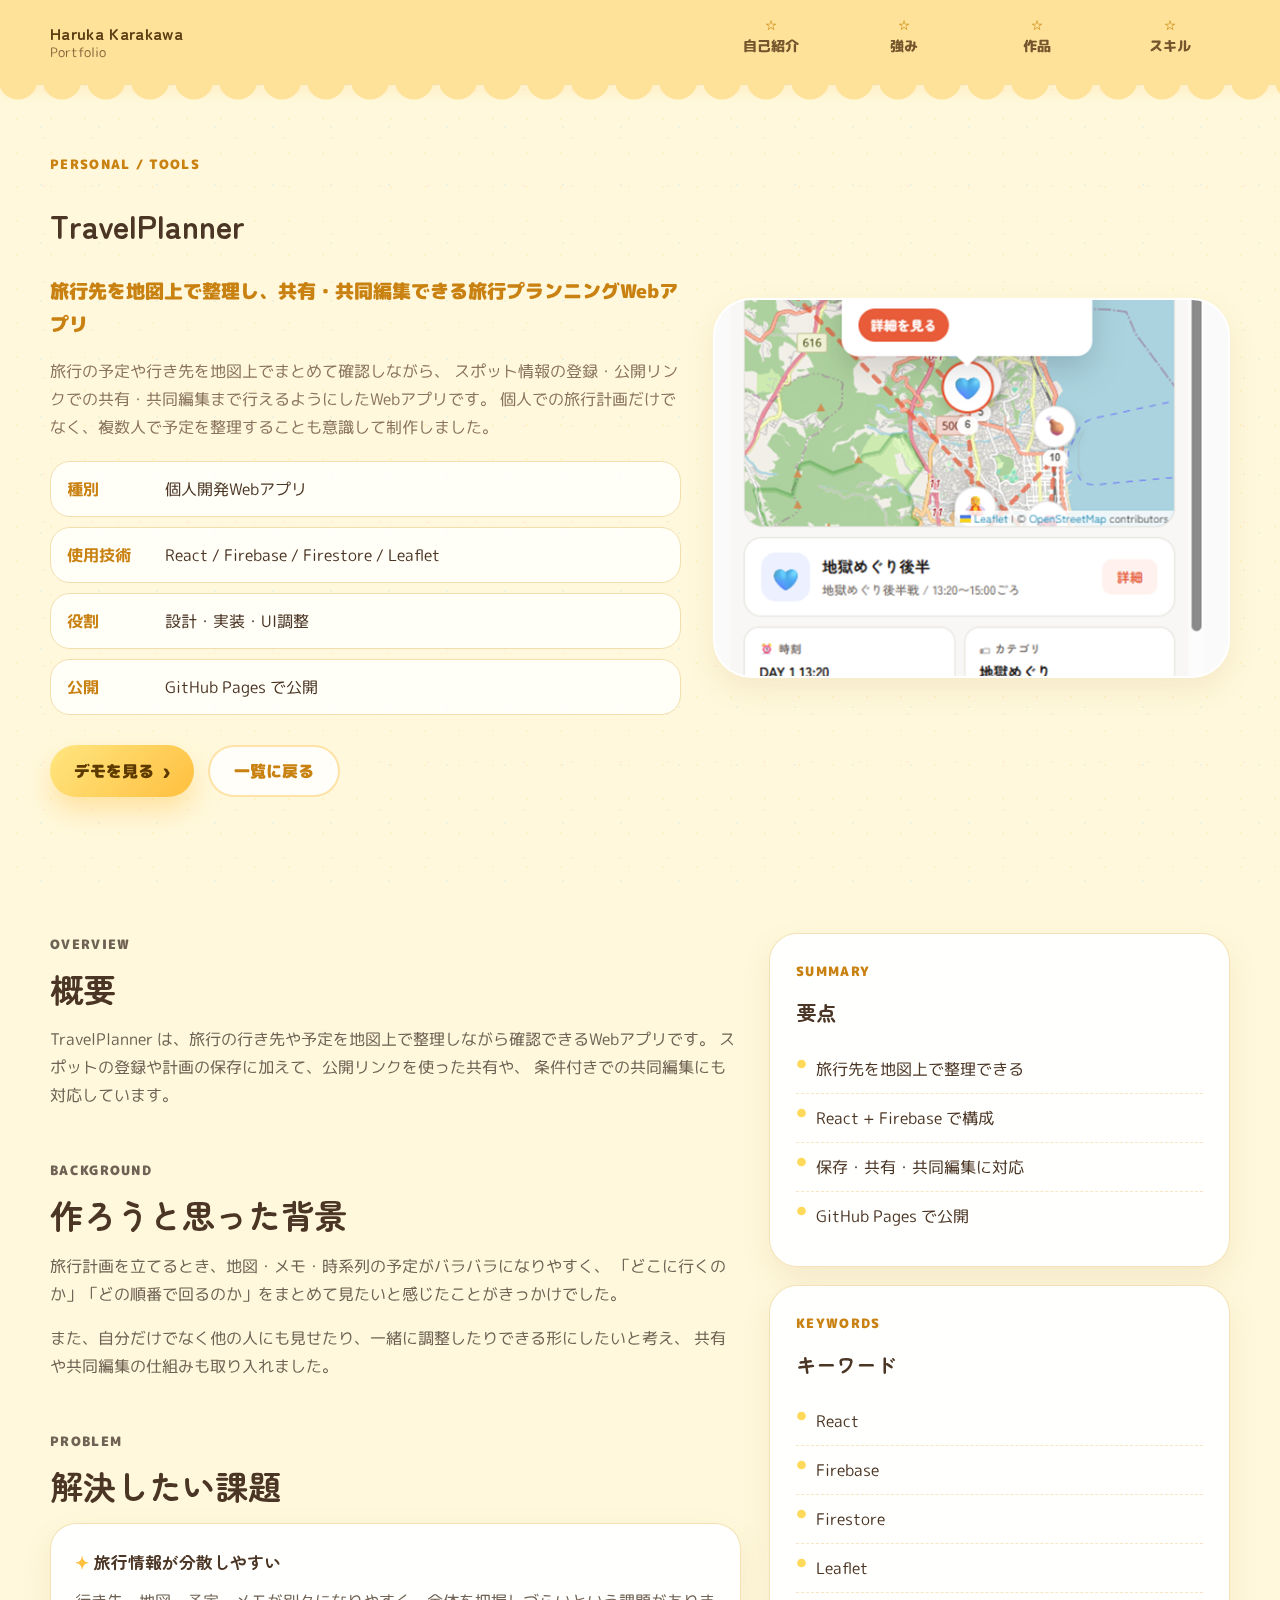
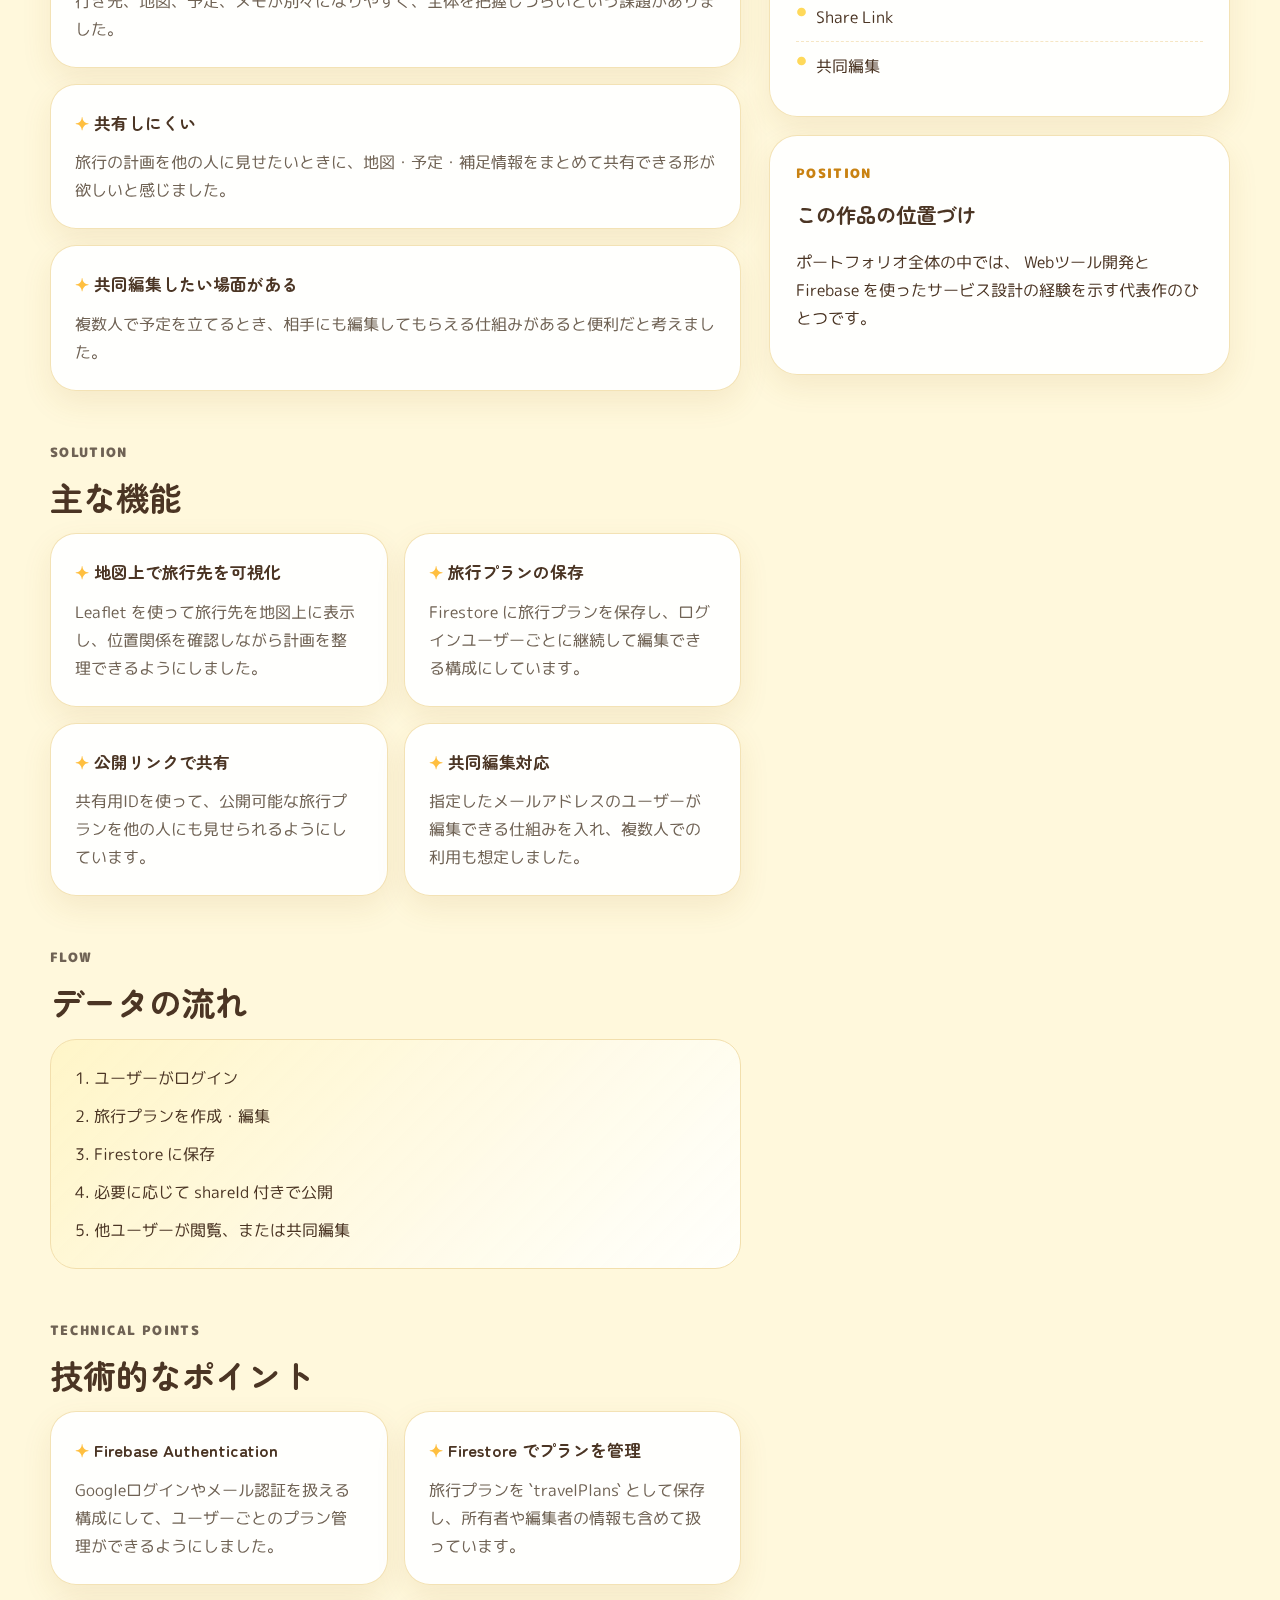
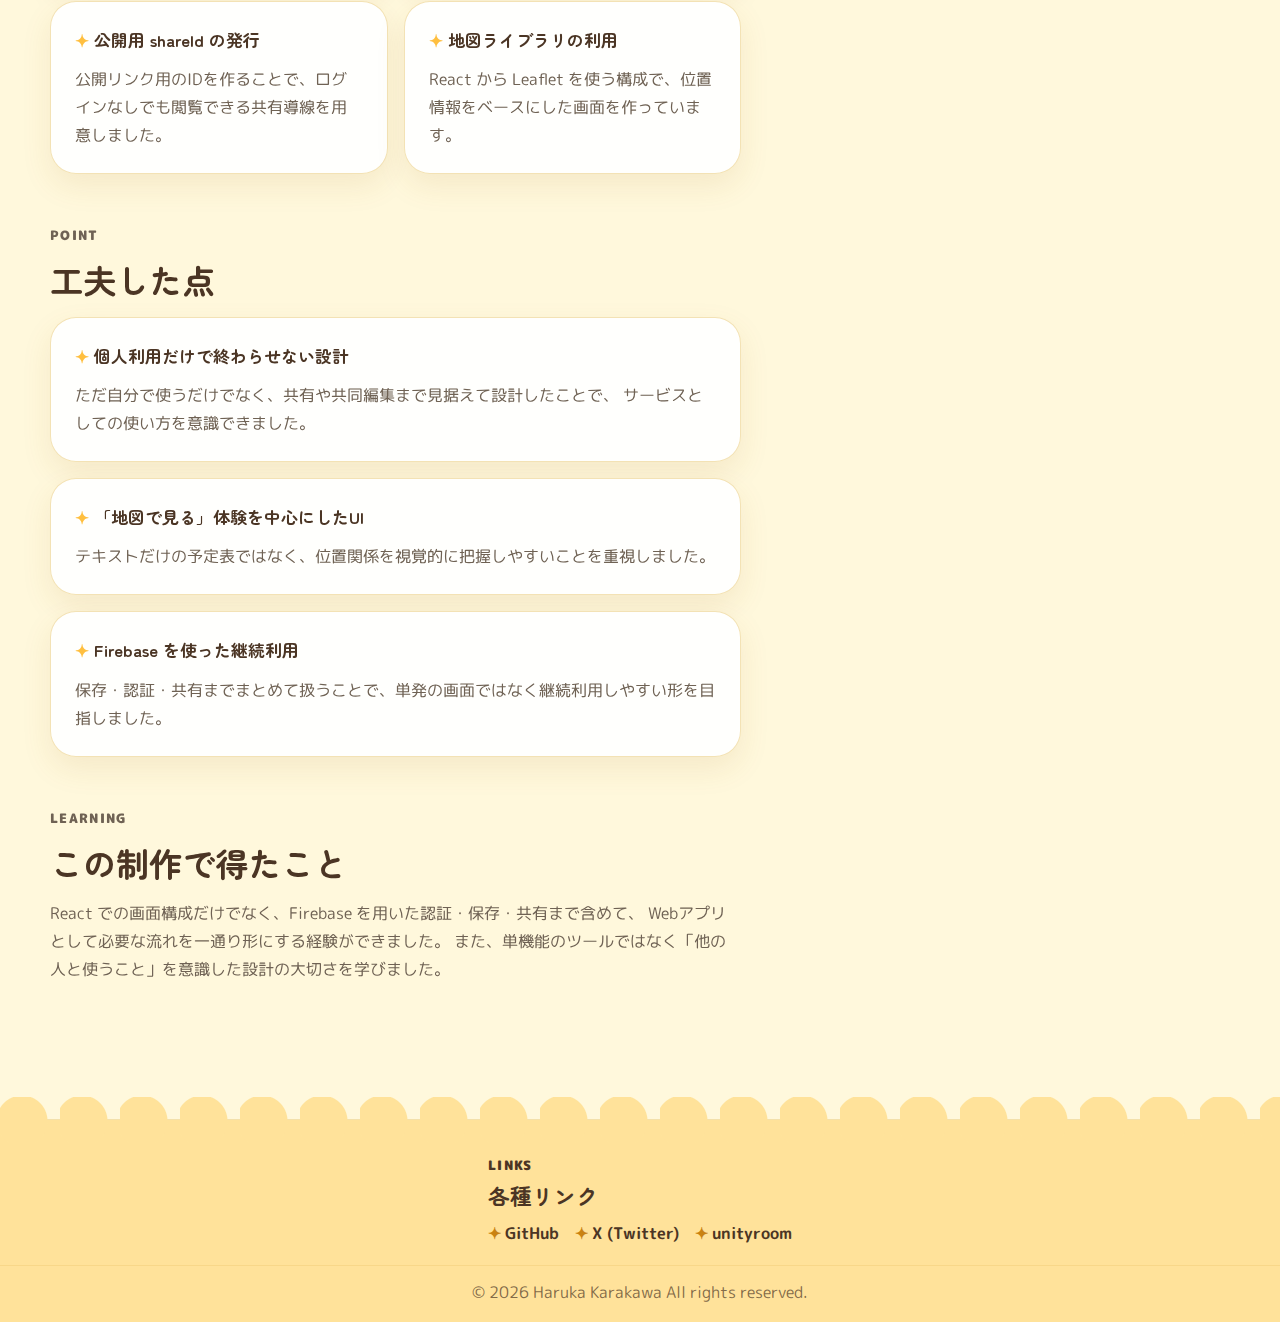
<file: travelplanner.html>
<!DOCTYPE html>
<html lang="ja">
<head>
  <meta charset="UTF-8" />
  <meta name="viewport" content="width=device-width, initial-scale=1.0" />
  <title>TravelPlanner | Haruka Karakawa Portfolio</title>
  <meta name="description" content="旅行先を地図上で整理し、共有・共同編集できる旅行プランニングWebアプリ" />
  <link rel="preconnect" href="https://fonts.googleapis.com">
  <link rel="preconnect" href="https://fonts.gstatic.com" crossorigin>
  <link href="https://fonts.googleapis.com/css2?family=M+PLUS+Rounded+1c:wght@400;500;700;800&family=Zen+Maru+Gothic:wght@500;700;900&display=swap" rel="stylesheet">
  <link rel="stylesheet" href="./css/style.css" />
</head>
<body data-page="detail">
  <div id="header-placeholder"></div>

  <main class="project-detail-page">
    <section class="project-hero">
      <div class="container project-hero-grid">
        <div class="project-hero-copy">
          <p class="section-label">PERSONAL / TOOLS</p>
          <h1>TravelPlanner</h1>
          <p class="project-hero-lead">
            旅行先を地図上で整理し、共有・共同編集できる旅行プランニングWebアプリ
          </p>
          <p class="project-hero-description">
            旅行の予定や行き先を地図上でまとめて確認しながら、
            スポット情報の登録・公開リンクでの共有・共同編集まで行えるようにしたWebアプリです。
            個人での旅行計画だけでなく、複数人で予定を整理することも意識して制作しました。
          </p>

          <ul class="project-meta-list">
            <li><strong>種別</strong><span>個人開発Webアプリ</span></li>
            <li><strong>使用技術</strong><span>React / Firebase / Firestore / Leaflet</span></li>
            <li><strong>役割</strong><span>設計・実装・UI調整</span></li>
            <li><strong>公開</strong><span>GitHub Pages で公開</span></li>
          </ul>

          <div class="hero-actions">
            <a href="https://427harinn.github.io/TravelPlanner/" class="button button-primary">デモを見る</a>
            <a href="./index.html#projects" class="button button-secondary">一覧に戻る</a>
          </div>
        </div>

        <div class="project-hero-visual">
          <div class="project-hero-image">
            <img src="./images/project-travel.png" alt="TravelPlanner メイン画像" />
          </div>
        </div>
      </div>
    </section>

    <section class="section">
      <div class="container detail-grid">
        <article class="detail-main">

          <div class="detail-section">
            <p class="section-label">OVERVIEW</p>
            <h2>概要</h2>
            <p>
              TravelPlanner は、旅行の行き先や予定を地図上で整理しながら確認できるWebアプリです。
              スポットの登録や計画の保存に加えて、公開リンクを使った共有や、
              条件付きでの共同編集にも対応しています。
            </p>
          </div>

          <div class="detail-section">
            <p class="section-label">BACKGROUND</p>
            <h2>作ろうと思った背景</h2>
            <p>
              旅行計画を立てるとき、地図・メモ・時系列の予定がバラバラになりやすく、
              「どこに行くのか」「どの順番で回るのか」をまとめて見たいと感じたことがきっかけでした。
            </p>
            <p>
              また、自分だけでなく他の人にも見せたり、一緒に調整したりできる形にしたいと考え、
              共有や共同編集の仕組みも取り入れました。
            </p>
          </div>

          <div class="detail-section">
            <p class="section-label">PROBLEM</p>
            <h2>解決したい課題</h2>
            <div class="detail-card-list">
              <div class="detail-card">
                <h3>旅行情報が分散しやすい</h3>
                <p>
                  行き先、地図、予定、メモが別々になりやすく、全体を把握しづらいという課題がありました。
                </p>
              </div>

              <div class="detail-card">
                <h3>共有しにくい</h3>
                <p>
                  旅行の計画を他の人に見せたいときに、地図・予定・補足情報をまとめて共有できる形が欲しいと感じました。
                </p>
              </div>

              <div class="detail-card">
                <h3>共同編集したい場面がある</h3>
                <p>
                  複数人で予定を立てるとき、相手にも編集してもらえる仕組みがあると便利だと考えました。
                </p>
              </div>
            </div>
          </div>

          <div class="detail-section">
            <p class="section-label">SOLUTION</p>
            <h2>主な機能</h2>
            <div class="detail-card-list two">
              <div class="detail-card">
                <h3>地図上で旅行先を可視化</h3>
                <p>
                  Leaflet を使って旅行先を地図上に表示し、位置関係を確認しながら計画を整理できるようにしました。
                </p>
              </div>

              <div class="detail-card">
                <h3>旅行プランの保存</h3>
                <p>
                  Firestore に旅行プランを保存し、ログインユーザーごとに継続して編集できる構成にしています。
                </p>
              </div>

              <div class="detail-card">
                <h3>公開リンクで共有</h3>
                <p>
                  共有用IDを使って、公開可能な旅行プランを他の人にも見せられるようにしています。
                </p>
              </div>

              <div class="detail-card">
                <h3>共同編集対応</h3>
                <p>
                  指定したメールアドレスのユーザーが編集できる仕組みを入れ、複数人での利用も想定しました。
                </p>
              </div>
            </div>
          </div>

          <div class="detail-section">
            <p class="section-label">FLOW</p>
            <h2>データの流れ</h2>
            <div class="flow-box">
              <ol class="flow-list">
                <li>ユーザーがログイン</li>
                <li>旅行プランを作成・編集</li>
                <li>Firestore に保存</li>
                <li>必要に応じて shareId 付きで公開</li>
                <li>他ユーザーが閲覧、または共同編集</li>
              </ol>
            </div>
          </div>

          <div class="detail-section">
            <p class="section-label">TECHNICAL POINTS</p>
            <h2>技術的なポイント</h2>
            <div class="detail-card-list two">
              <div class="detail-card">
                <h3>Firebase Authentication</h3>
                <p>
                  Googleログインやメール認証を扱える構成にして、ユーザーごとのプラン管理ができるようにしました。
                </p>
              </div>

              <div class="detail-card">
                <h3>Firestore でプランを管理</h3>
                <p>
                  旅行プランを `travelPlans` として保存し、所有者や編集者の情報も含めて扱っています。
                </p>
              </div>

              <div class="detail-card">
                <h3>公開用 shareId の発行</h3>
                <p>
                  公開リンク用のIDを作ることで、ログインなしでも閲覧できる共有導線を用意しました。
                </p>
              </div>

              <div class="detail-card">
                <h3>地図ライブラリの利用</h3>
                <p>
                  React から Leaflet を使う構成で、位置情報をベースにした画面を作っています。
                </p>
              </div>
            </div>
          </div>

          <div class="detail-section">
            <p class="section-label">POINT</p>
            <h2>工夫した点</h2>
            <div class="detail-card-list">
              <div class="detail-card">
                <h3>個人利用だけで終わらせない設計</h3>
                <p>
                  ただ自分で使うだけでなく、共有や共同編集まで見据えて設計したことで、
                  サービスとしての使い方を意識できました。
                </p>
              </div>

              <div class="detail-card">
                <h3>「地図で見る」体験を中心にしたUI</h3>
                <p>
                  テキストだけの予定表ではなく、位置関係を視覚的に把握しやすいことを重視しました。
                </p>
              </div>

              <div class="detail-card">
                <h3>Firebase を使った継続利用</h3>
                <p>
                  保存・認証・共有までまとめて扱うことで、単発の画面ではなく継続利用しやすい形を目指しました。
                </p>
              </div>
            </div>
          </div>



          <div class="detail-section">
            <p class="section-label">LEARNING</p>
            <h2>この制作で得たこと</h2>
            <p>
              React での画面構成だけでなく、Firebase を用いた認証・保存・共有まで含めて、
              Webアプリとして必要な流れを一通り形にする経験ができました。
              また、単機能のツールではなく「他の人と使うこと」を意識した設計の大切さを学びました。
            </p>
          </div>
        </article>

        <aside class="detail-side">
          <div class="side-card">
            <p class="section-label">SUMMARY</p>
            <h2>要点</h2>
            <ul class="side-list">
              <li>旅行先を地図上で整理できる</li>
              <li>React + Firebase で構成</li>
              <li>保存・共有・共同編集に対応</li>
              <li>GitHub Pages で公開</li>
            </ul>
          </div>

          <div class="side-card">
            <p class="section-label">KEYWORDS</p>
            <h2>キーワード</h2>
            <ul class="side-link-list">
              <li><span>React</span></li>
              <li><span>Firebase</span></li>
              <li><span>Firestore</span></li>
              <li><span>Leaflet</span></li>
              <li><span>Share Link</span></li>
              <li><span>共同編集</span></li>
            </ul>
          </div>

          <div class="side-card">
            <p class="section-label">POSITION</p>
            <h2>この作品の位置づけ</h2>
            <p>
              ポートフォリオ全体の中では、
              Webツール開発と Firebase を使ったサービス設計の経験を示す代表作のひとつです。
            </p>
          </div>
        </aside>
      </div>
    </section>
  </main>

  <div id="footer-placeholder"></div>
  <script src="./js/include.js"></script>
</body>
</html>
</file>
<file: css/style.css>
/* =========================================================
   Haruka Karakawa Portfolio
   Cute Pop Yellow Theme
   ========================================================= */

:root {
  --bg: #fffaf0;
  --bg-soft: #fff2c7;
  --surface: rgba(255, 255, 255, 0.88);
  --surface-strong: #ffffff;
  --text: #4b3524;
  --muted: #8a7460;
  --line: #f2dfad;
  --primary: #ffbf3f;
  --primary-dark: #c98212;
  --accent: #ffd95a;
  --accent-soft: #fff3bd;
  --pink: #ff9fb2;
  --pink-soft: #ffe9ef;
  --blue: #7cc7f2;
  --blue-soft: #e8f6ff;
  --green: #8bd37c;
  --green-soft: #ecfae8;
  --purple: #c7b6ff;
  --purple-soft: #f1edff;
  --shadow: 0 12px 30px rgba(160, 105, 28, 0.10);
  --shadow-hover: 0 20px 42px rgba(160, 105, 28, 0.16);
  --radius-xl: 36px;
  --radius-lg: 28px;
  --radius-md: 20px;
  --container: 1180px;
}

* { box-sizing: border-box; }
html { scroll-behavior: smooth; }
body {
  margin: 0;
  color: var(--text);
  background:
    radial-gradient(circle at 8% 10%, rgba(255,217,90,.42), transparent 28%),
    radial-gradient(circle at 92% 20%, rgba(124,199,242,.30), transparent 24%),
    radial-gradient(circle at 82% 78%, rgba(255,159,178,.28), transparent 22%),
    linear-gradient(180deg, #fffdf7 0%, #fff8e3 42%, #fffdf7 100%);
  font-family: "M PLUS Rounded 1c", "Noto Sans JP", sans-serif;
  line-height: 1.75;
  overflow-x: hidden;
}

h1, h2, h3,
.logo-text strong {
  font-family: "Zen Maru Gothic", "M PLUS Rounded 1c", sans-serif;
}
body::before {
  content: "";
  position: fixed;
  inset: 0;
  pointer-events: none;
  opacity: .35;
  background-image:
    radial-gradient(#ffd95a 1.3px, transparent 1.3px),
    radial-gradient(#ffb5c3 1.1px, transparent 1.1px),
    radial-gradient(#9bd5f4 1px, transparent 1px);
  background-size: 34px 34px, 48px 48px, 58px 58px;
  background-position: 0 0, 20px 18px, 12px 40px;
  z-index: -1;
}
img { display: block; width: 100%; }
a { color: inherit; text-decoration: none; }
button { font: inherit; }
.container { width: min(var(--container), calc(100% - 40px)); margin: 0 auto; }

/* Header */
.site-header {
  position: sticky; top: 0; z-index: 20;
  backdrop-filter: blur(18px);
  background: #ffe29a;
  border-bottom: 1px solid rgba(242,223,173,0.8);
  box-shadow: 0 6px 14px rgba(255,191,63,0.15);
}
.site-header::after {
  content: ""; position: absolute; left: 0; right: 0; bottom: -16px; height: 18px;
  pointer-events: none;
  background: radial-gradient(circle at 18px -2px, #ffe29a 19px, transparent 20px) repeat-x;
  background-size: 44px 18px;
}
.header-inner { display: flex; align-items: center; justify-content: space-between; min-height: 84px; gap: 20px; }
.logo { display: flex; align-items: center; gap: 14px; }
.logo:has(.logo-text):not(:has(.logo-mark)) { padding: 10px 0; }
.site-header--home .header-inner { display: grid; grid-template-columns: auto 1fr; align-items: center; gap: 28px; }
.logo-mark {
  position: relative; display: grid; place-items: center;
  width: 52px; height: 52px; border-radius: 18px 22px 18px 22px;
  background: radial-gradient(circle at 30% 25%, #fff7c9 0 22%, transparent 23%), linear-gradient(135deg, #ffe985, #ffbf3f);
  color: #6f4800; font-weight: 900; letter-spacing: .04em;
  box-shadow: 0 10px 24px rgba(255,191,63,.35);
}
.logo-mark::before, .logo-mark::after { content: "✦"; position: absolute; color: #fff7c9; font-size: .72rem; }
.logo-mark::before { left: -6px; top: 7px; }
.logo-mark::after { right: -4px; bottom: 6px; }
.logo-text { display: flex; flex-direction: column; line-height: 1.2; }
.logo-text strong { font-size: 1.04rem; letter-spacing: .02em; color: #5d3f14; }
.logo-text small { color: #896539; }
.global-nav { display: flex; gap: 22px; align-items: center; }
.global-nav a span { display: block; text-align: center; }
.global-nav a { position: relative; color: #74552d; font-weight: 800; font-size: .9rem; transition: color .2s ease, transform .2s ease; }
.global-nav a::before { content: "☆"; display: block; text-align: center; color: #d39a28; font-size: .9rem; line-height: 1; transform: scale(.8); transition: transform .2s ease; }
.global-nav a::after { content: ""; position: absolute; left: 50%; bottom: -8px; width: 0; height: 4px; border-radius: 999px; background: linear-gradient(90deg, var(--accent), var(--pink)); transform: translateX(-50%); transition: width .2s ease; }
.global-nav a:hover { color: #5d3f14; transform: translateY(-2px); }
.global-nav a:hover::before { transform: scale(1.15) rotate(10deg); }
.global-nav a:hover::after { width: 100%; }
.site-header--home .global-nav {
  display: grid;
  grid-template-columns: repeat(4, minmax(88px, 1fr));
  justify-self: end;
  justify-items: stretch;
  align-items: center;
  column-gap: 12px;
  row-gap: 0;
  width: min(100%, 520px);
}
.site-header--home .global-nav a {
  padding: 4px 10px 10px;
}
.header-links { display: flex; gap: 10px; }
.icon-button { display: grid; place-items: center; width: 46px; height: 46px; border-radius: 999px; border: 2px solid rgba(201,140,19,.28); background: rgba(255,252,244,.74); color: #7a5318; font-size: .78rem; font-weight: 900; }

/* Hero */
.hero { position: relative; padding: 76px 0 58px; }
.hero::before, .hero::after { position: absolute; pointer-events: none; opacity: .7; font-weight: 900; }
.hero::before { content: "✦"; left: 5%; top: 20%; color: var(--accent); font-size: 2rem; }
.hero::after { content: "♡"; right: 8%; top: 24%; color: var(--pink); font-size: 1.8rem; }
.hero-grid { display: grid; grid-template-columns: 1.02fr .98fr; gap: 48px; align-items: center; }
.eyebrow, .section-label, .footer-label { margin: 0 0 12px; color: var(--primary-dark); font-weight: 900; letter-spacing: .1em; font-size: .82rem; text-transform: uppercase; }
.eyebrow { display: inline-flex; align-items: center; gap: 8px; padding: 7px 14px; border-radius: 999px; background: rgba(255,217,90,.32); }
.eyebrow::before { content: "🌼"; letter-spacing: 0; }
.hero h1 { margin: 0; font-size: clamp(2.45rem, 4vw, 4.35rem); line-height: 1.18; letter-spacing: -.045em; }
.hero-subtitle { display: inline-block; margin: 22px 0 12px; padding: 8px 16px; border-radius: 999px; color: #6f4800; background: #fff3bd; font-size: 1.05rem; font-weight: 900; }
.hero-description { max-width: 620px; color: var(--muted); font-size: 1.02rem; }
.hero-actions { display: flex; gap: 14px; margin: 30px 0 26px; flex-wrap: wrap; }
.button { display: inline-flex; align-items: center; justify-content: center; gap: 8px; min-height: 52px; padding: 0 24px; border-radius: 999px; font-weight: 900; transition: transform .2s ease, box-shadow .2s ease, background .2s ease; }
.button:hover { transform: translateY(-3px) rotate(-.5deg); }
.button-primary { background: linear-gradient(135deg, #ffe680, #ffbf3f); color: #5d3b00; box-shadow: 0 14px 26px rgba(255,191,63,.36); }
.button-primary::after { content: "›"; font-size: 1.25rem; line-height: 1; }
.button-primary:hover { box-shadow: 0 18px 34px rgba(255,191,63,.44); }
.button-secondary { background: rgba(255,255,255,.82); border: 2px solid rgba(255,191,63,.45); color: var(--primary-dark); }
.button-wide { min-width: 300px; }
.tech-tags, .card-tags, .footer-links, .achievement-list { list-style: none; padding: 0; margin: 0; }
.tech-tags { display: flex; flex-wrap: wrap; gap: 10px; }
.tech-tags li, .card-tags li, .filter-chip { border-radius: 999px; border: 1px solid rgba(242,223,173,.92); background: rgba(255,255,255,.82); color: #6d604d; padding: 8px 14px; font-size: .88rem; font-weight: 800; }
.card-tags li,
.tech-tags li { background: #fff2bd; border-radius: 999px; padding: 6px 12px; font-weight: 600; border: 1px solid rgba(160,105,28,0.1); box-shadow: 0 2px 4px rgba(0,0,0,0.05); }
.card-tags li:nth-child(4n+1),
.tech-tags li:nth-child(4n+1) { background: #fff2bd; }
.card-tags li:nth-child(4n+2),
.tech-tags li:nth-child(4n+2) { background: #e8f6ff; }
.card-tags li:nth-child(4n+3),
.tech-tags li:nth-child(4n+3) { background: #ffe9ef; }
.card-tags li:nth-child(4n+4),
.tech-tags li:nth-child(4n+4) { background: #ecfae8; }
.hero-image-card { position: relative; overflow: hidden; border-radius: 46px; border: 2px solid rgba(255,255,255,.96); box-shadow: var(--shadow); background: radial-gradient(circle at 80% 20%, rgba(255,217,90,.44), transparent 24%), linear-gradient(135deg, rgba(255,244,194,.88), rgba(255,255,255,.92)); }
.hero-image-card::after { content: "✧"; position: absolute; right: 22px; top: 18px; color: var(--accent); font-size: 2rem; z-index: 2; }
.hero-image-card img { position: relative; z-index: 1; aspect-ratio: 1.08 / .84; object-fit: cover; }

/* Common */
.section { padding: 76px 0; }
.section-soft { background: linear-gradient(180deg, rgba(255,244,194,.48), rgba(255,253,247,.82)); border-top: 1px solid rgba(242,223,173,.75); border-bottom: 1px solid rgba(242,223,173,.75); }
.two-column, .skill-layout { display: grid; grid-template-columns: 1fr 1fr; gap: 28px; }
.section-heading h2, .section-heading-block h2, .site-footer h2 { margin: 0 0 18px; font-size: clamp(1.9rem, 3vw, 2.7rem); line-height: 1.2; }
.section-heading h2::before, .section-heading-block h2::before { content: "✿"; margin-right: 10px; color: var(--primary); font-size: .75em; }
.section-heading-block p, .detail-section p { color: var(--muted); }
.timeline-card, .skills-panel, .achievement-panel, .strength-card, .project-card { background: var(--surface); border: 1px solid rgba(242,223,173,.92); backdrop-filter: blur(12px); box-shadow: var(--shadow); }
.timeline-card, .skills-panel, .achievement-panel { border-radius: var(--radius-xl); padding: 32px; }
.timeline-item { position: relative; display: grid; grid-template-columns: 100px 1fr; gap: 20px; padding-left: 22px; }
.timeline-item + .timeline-item { margin-top: 26px; }
.timeline-item::before { content: "♥"; position: absolute; left: 0; top: 0; color: var(--pink); font-size: .9rem; }
.timeline-date { color: var(--primary-dark); font-weight: 900; }
.timeline-item h3 { margin: 0 0 4px; font-size: 1.05rem; }
.timeline-item p { margin: 0; color: var(--muted); }

/* Strength */
.strength-grid { display: grid; grid-template-columns: repeat(4, 1fr); gap: 18px; }
.strength-card { border-radius: 32px; padding: 30px 22px; text-align: center; transition: transform .2s ease, box-shadow .2s ease; }
.strength-card:nth-child(1) { background: linear-gradient(180deg, #fff3bd, #fffaf0); }
.strength-card:nth-child(2) { background: linear-gradient(180deg, #ffe9ef, #fffaf7); }
.strength-card:nth-child(3) { background: linear-gradient(180deg, #ecfae8, #fbfff9); }
.strength-card:nth-child(4) { background: linear-gradient(180deg, #e8f6ff, #fbfdff); }
.strength-card:hover { transform: translateY(-5px) rotate(-.4deg); box-shadow: var(--shadow-hover); }
.strength-icon { display: grid; place-items: center; margin: 0 auto 18px; width: 70px; height: 70px; border-radius: 50%; background: radial-gradient(circle at 30% 20%, #fff8cf, transparent 40%), linear-gradient(135deg, #ffe586, #ffbf3f); color: #674700; font-weight: 900; font-size: 1.5rem; box-shadow: 0 8px 18px rgba(255,191,63,.24); }
.strength-card h3 { margin: 0 0 10px; font-size: 1.08rem; }
.strength-card p { margin: 0; color: var(--muted); font-size: .96rem; }

/* Projects */
.section-heading-row { display: flex; align-items: end; justify-content: space-between; gap: 20px; margin-bottom: 26px; }
.project-filters { display: flex; flex-wrap: wrap; gap: 10px; }
.filter-chip { cursor: pointer; }
.filter-chip.active { background: linear-gradient(135deg, #ffe27a, #ffbf3f); border-color: transparent; color: #5d3b00; box-shadow: 0 10px 20px rgba(255,191,63,.24); }
.project-grid { display: grid; grid-template-columns: repeat(4, 1fr); gap: 18px; }
.project-card { display: grid; grid-template-columns: 1fr; gap: 14px; border-radius: 28px; padding: 13px; align-items: stretch; transition: transform .2s ease, box-shadow .2s ease; }
.project-card:hover { transform: translateY(-6px) rotate(.3deg); box-shadow: var(--shadow-hover); }
.project-card.featured { grid-column: span 2; }
.project-card.is-hidden { display: none; }
.project-text { display: flex; flex-direction: column; padding: 2px 4px 4px; }
.project-type { display: inline-block; align-self: flex-start; margin-bottom: 10px; padding: 5px 11px; border-radius: 999px; background: rgba(255,217,90,.32); color: var(--primary-dark); font-size: .72rem; font-weight: 900; }
.project-card h3 { margin: 0 0 10px; font-size: 1.08rem; line-height: 1.35; }
.project-card p { margin: 0 0 14px; color: var(--muted); font-size: .9rem; }
.card-tags { display: flex; flex-wrap: wrap; gap: 8px; margin-top: auto; margin-bottom: 14px; }
.card-link { color: var(--primary-dark); font-weight: 900; }
.project-card img { order: -1; height: auto; min-height: 170px; border-radius: 22px; object-fit: cover; background: linear-gradient(135deg, #fff4c2, #ffffff); border: 1px solid rgba(242,223,173,.9); }
.project-more { margin-top: 34px; text-align: center; }

/* Skills / Achievements */
.skill-layout { align-items: start; grid-template-columns: 1.1fr .9fr; }
.skill-block { margin-bottom: 28px; }
.skill-block:last-child { margin-bottom: 0; }
.skill-block h3 { margin: 0 0 12px; font-size: 1.08rem; }
.skill-block ul { list-style: none; padding: 0; margin: 0; }
.skill-block li { position: relative; padding: 10px 0 10px 24px; border-bottom: 1px dashed rgba(217,149,18,.20); color: var(--text); }
.skill-block li::before { content: "🌼"; position: absolute; left: 0; top: 9px; font-size: .82rem; }
.skill-block li:last-child { border-bottom: none; }
.achievement-main { display: grid; gap: 12px; margin-bottom: 24px; }
.achievement-item.highlight { padding: 18px 20px; border-radius: 24px; background: linear-gradient(135deg, rgba(255,244,194,.92), rgba(255,255,255,.92)); border: 1px solid var(--line); }
.achievement-item.highlight strong { display: block; margin-bottom: 4px; font-size: 1rem; }
.achievement-item.highlight strong::before { content: "🏆 "; }
.achievement-item.highlight span { color: var(--muted); font-size: .92rem; }
.achievement-list { display: grid; gap: 14px; }
.achievement-list li { padding: 14px 0; border-bottom: 1px dashed rgba(217,149,18,.20); }
.achievement-list li:last-child { border-bottom: none; }
.achievement-list strong { display: block; margin-bottom: 4px; font-size: 1rem; }
.achievement-list span { color: var(--muted); font-size: .95rem; }

/* Footer */
.site-footer { position: relative; color: var(--text); background: #ffe29a; margin-top: 44px; border-top: 1px solid rgba(242,223,173,.92); }
.site-footer::before { content: ""; position: absolute; left: 0; right: 0; top: -23px; height: 48px; background: radial-gradient(circle at 22px 24px, #ffe29a 25px, transparent 26px) repeat-x; background-size: 60px 46px; }
.footer-grid { display: flex; align-items: center; justify-content: center; gap: 28px; padding: 34px 0 18px; }
.footer-grid section { width: auto; }
.site-footer h2 { font-size: 1.35rem; }
.site-footer p, .site-footer a { color: var(--text); }
.footer-grid > section > .footer-label { margin-bottom: 6px; }
.site-footer h2 { margin-bottom: 10px; }
.footer-mail { display: inline-block; margin-top: 8px; padding: 10px 16px; border-radius: 999px; border: 1px solid rgba(242,223,173,.95); background: rgba(255,255,255,.82); font-weight: 900; }
.footer-links { display: flex; flex-wrap: wrap; gap: 8px 16px; }
.footer-links a { display: inline-flex; align-items: center; gap: 4px; font-weight: 700; }
.footer-links a::before { content: "✦ "; color: var(--primary-dark); }
.footer-bottom { border-top: 1px solid rgba(201,140,19,.12); text-align: center; padding: 12px 0 16px; }
.footer-bottom p { margin: 0; color: rgba(75,53,36,.7); }

/* Detail pages */
.project-detail-page { padding-top: 10px; }
.project-hero { padding: 58px 0 34px; }
.project-hero-grid { display: grid; grid-template-columns: 1.1fr .9fr; gap: 32px; align-items: center; }
.project-hero-lead { margin: 0 0 12px; color: var(--primary-dark); font-size: 1.18rem; font-weight: 900; }
.project-hero-description { color: var(--muted); margin-bottom: 20px; }
.project-meta-list { list-style: none; padding: 0; margin: 0 0 24px; display: grid; gap: 10px; }
.project-meta-list li { display: flex; gap: 14px; padding: 13px 16px; border-radius: 20px; background: rgba(255,255,255,.78); border: 1px solid var(--line); }
.project-meta-list strong { min-width: 84px; color: var(--primary-dark); }
.project-hero-image { overflow: hidden; border-radius: 38px; border: 2px solid rgba(255,255,255,.96); box-shadow: var(--shadow); background: #fff; }
.project-hero-image img { aspect-ratio: 1.12 / .82; object-fit: cover; }
.detail-grid { display: grid; grid-template-columns: 1.2fr .8fr; gap: 28px; align-items: start; }
.detail-section + .detail-section { margin-top: 50px; }
.detail-section h2 { margin: 0 0 16px; font-size: clamp(1.6rem, 2.6vw, 2.2rem); line-height: 1.25; }
.detail-card-list { display: grid; gap: 16px; }
.detail-card-list.two { grid-template-columns: repeat(2, 1fr); }
.detail-card { padding: 24px; border-radius: 26px; background: rgba(255,255,255,.82); border: 1px solid rgba(242,223,173,.9); box-shadow: var(--shadow); }
.detail-card h3 { margin: 0 0 10px; font-size: 1.05rem; }
.detail-card h3::before { content: "✦ "; color: var(--primary); }
.detail-card p { margin: 0; color: var(--muted); }
.flow-box { padding: 24px; border-radius: 26px; background: linear-gradient(135deg, rgba(255,244,194,.78), rgba(255,255,255,.92)); border: 1px solid var(--line); }
.flow-list { margin: 0; padding-left: 1.2em; }
.flow-list li + li { margin-top: 10px; }
.detail-image-grid { display: grid; grid-template-columns: repeat(3, 1fr); gap: 16px; }
.detail-image-card { margin: 0; padding: 12px; border-radius: 26px; background: rgba(255,255,255,.82); border: 1px solid rgba(242,223,173,.9); box-shadow: var(--shadow); }
.detail-image-card img { border-radius: 20px; aspect-ratio: 1.2 / .9; object-fit: cover; margin-bottom: 10px; }
.detail-image-card figcaption { color: var(--muted); font-size: .92rem; }
.detail-side { display: grid; gap: 18px; position: sticky; top: 110px; }
.side-card { padding: 26px; border-radius: 28px; background: rgba(255,255,255,.84); border: 1px solid rgba(242,223,173,.9); box-shadow: var(--shadow); }
.side-card h2 { margin: 0 0 14px; font-size: 1.28rem; }
.side-list, .side-link-list { list-style: none; padding: 0; margin: 0; }
.side-list li, .side-link-list li { padding: 10px 0 10px 20px; position: relative; border-bottom: 1px dashed rgba(217,149,18,.24); }
.side-list li::before, .side-link-list li::before { content: "●"; position: absolute; left: 0; color: var(--accent); font-size: .7rem; }
.side-list li:last-child, .side-link-list li:last-child { border-bottom: none; }
.side-link-list a { color: var(--primary-dark); font-weight: 900; }

/* Responsive */
@media (max-width: 1100px) {
  .header-links { display: none; }
  .site-header .header-inner {
    display: flex;
    flex-wrap: wrap;
    justify-content: center;
    gap: 14px;
    padding: 12px 0 16px;
  }
  .site-header .logo {
    width: 100%;
    justify-content: center;
  }
  .site-header .global-nav {
    display: flex;
    flex-wrap: wrap;
    justify-content: center;
    gap: 8px 10px;
    width: 100%;
  }
  .site-header .global-nav a {
    padding: 4px 8px 8px;
  }
  .hero-grid, .two-column, .skill-layout, .footer-grid, .strength-grid, .project-hero-grid, .detail-grid, .detail-card-list.two, .detail-image-grid { grid-template-columns: 1fr; }
  .project-grid { grid-template-columns: repeat(2, 1fr); }
  .project-card.featured { grid-column: span 1; }
  .detail-side { position: static; }
}
@media (max-width: 860px) {
  .hero { padding-top: 42px; }
  .project-card, .project-card.featured { grid-template-columns: 1fr; }
  .project-grid { grid-template-columns: 1fr; }
  .section-heading-row { align-items: start; flex-direction: column; }
  .timeline-item { grid-template-columns: 1fr; gap: 8px; }
  .project-meta-list li { flex-direction: column; gap: 4px; }
  .project-meta-list strong { min-width: 0; }
  .footer-grid {
    flex-direction: column;
    align-items: flex-start;
    padding: 34px 0 20px;
  }
}
@media (max-width: 560px) {
  .container { width: min(var(--container), calc(100% - 24px)); }
  .header-inner { min-height: 72px; }
  .site-header .logo-text { display: none; }
  .logo-text small { display: none; }
  .logo:has(.logo-text):not(:has(.logo-mark)) { padding: 4px 0; }
  .site-header .global-nav {
    gap: 6px 8px;
  }
  .site-header .global-nav a {
    font-size: .82rem;
  }
  .hero h1 { font-size: 2rem; }
  .button, .button-wide { width: 100%; }
  .timeline-card, .skills-panel, .achievement-panel, .strength-card, .project-card, .detail-card, .side-card { border-radius: 24px; }
  .section { padding: 58px 0; }
}

/* =========================
   Cute Pop Design Adjustments
   ========================= */

/* 背景を単色寄りにして見やすくする */
body {
  background: #fff8dc;
}

/* ドット装飾を少し控えめに */
body::before {
  opacity: 0.18;
}

/* ヘッダーを少し見やすく */
.site-header {
  background: #ffe29a;
}

/* ヒーローの間延びを調整 */
.hero {
  padding: 54px 0 52px;
}

.hero-grid {
  gap: 56px;
}

/* ヒーロー画像を少し大きく・存在感を出す */
.hero-image-card {
  border-radius: 34px;
  max-width: 440px;
  margin-left: auto;
}

.hero h1 {
  font-size: clamp(2.5rem, 4vw, 3.4rem);
}

/* 説明文を少し読みやすく */
.hero-description,
.section-heading-block p,
.project-card p,
.detail-section p {
  color: #6f6254;
}

/* セクション背景を単色に寄せる */
.section-soft {
  background: #fff3c4;
}

/* カードの白さを少し強くして見やすく */
.timeline-card,
.skills-panel,
.achievement-panel,
.strength-card,
.project-card,
.detail-card,
.side-card {
  background: rgba(255, 255, 255, 0.92);
}

/* Strengths を少しポップに */
.strength-card {
  border-width: 2px;
}

.strength-icon {
  width: 74px;
  height: 74px;
}

/* Projectsのカードを少し大きくする */
.project-grid {
  grid-template-columns: repeat(3, 1fr);
  gap: 22px;
}

.project-card.featured {
  grid-column: span 2;
}

/* 画像の高さを揃えてカードを綺麗に */
.project-card img {
  height: 210px;
  min-height: 210px;
  object-fit: cover;
}

/* 制作物カードの文字を少し大きく */
.project-card h3 {
  font-size: 1.15rem;
}

.project-card p {
  font-size: 0.94rem;
}

/* タグをよりかわいく */
.card-tags li,
.tech-tags li,
.filter-chip {
  border: none;
  box-shadow: inset 0 -2px 0 rgba(160, 105, 28, 0.08);
}

/* Skills / Achievements の余白調整 */
.skills-panel,
.achievement-panel {
  padding: 36px;
}

/* Footerを少しすっきり */
.site-footer {
  background: #ffe29a;
}

.site-footer::before {
  content: "";
  position: absolute;
  left: 0;
  right: 0;
  top: -23px;
  height: 48px;
  background:
    radial-gradient(circle at 22px 24px, #ffe29a 25px, transparent 26px) repeat-x;
  background-size: 60px 46px;
}

/* スマホ・タブレット */
@media (max-width: 1100px) {
  .project-grid {
    grid-template-columns: repeat(2, 1fr);
  }

  .project-card.featured {
    grid-column: span 1;
  }

  .hero-image-card {
    margin: 0 auto;
  }
}

@media (max-width: 760px) {
  .project-grid {
    grid-template-columns: 1fr;
  }

  .hero h1 {
    font-size: 2.25rem;
  }

  .project-card img {
    height: auto;
    min-height: 0;
  }
}
</file>
